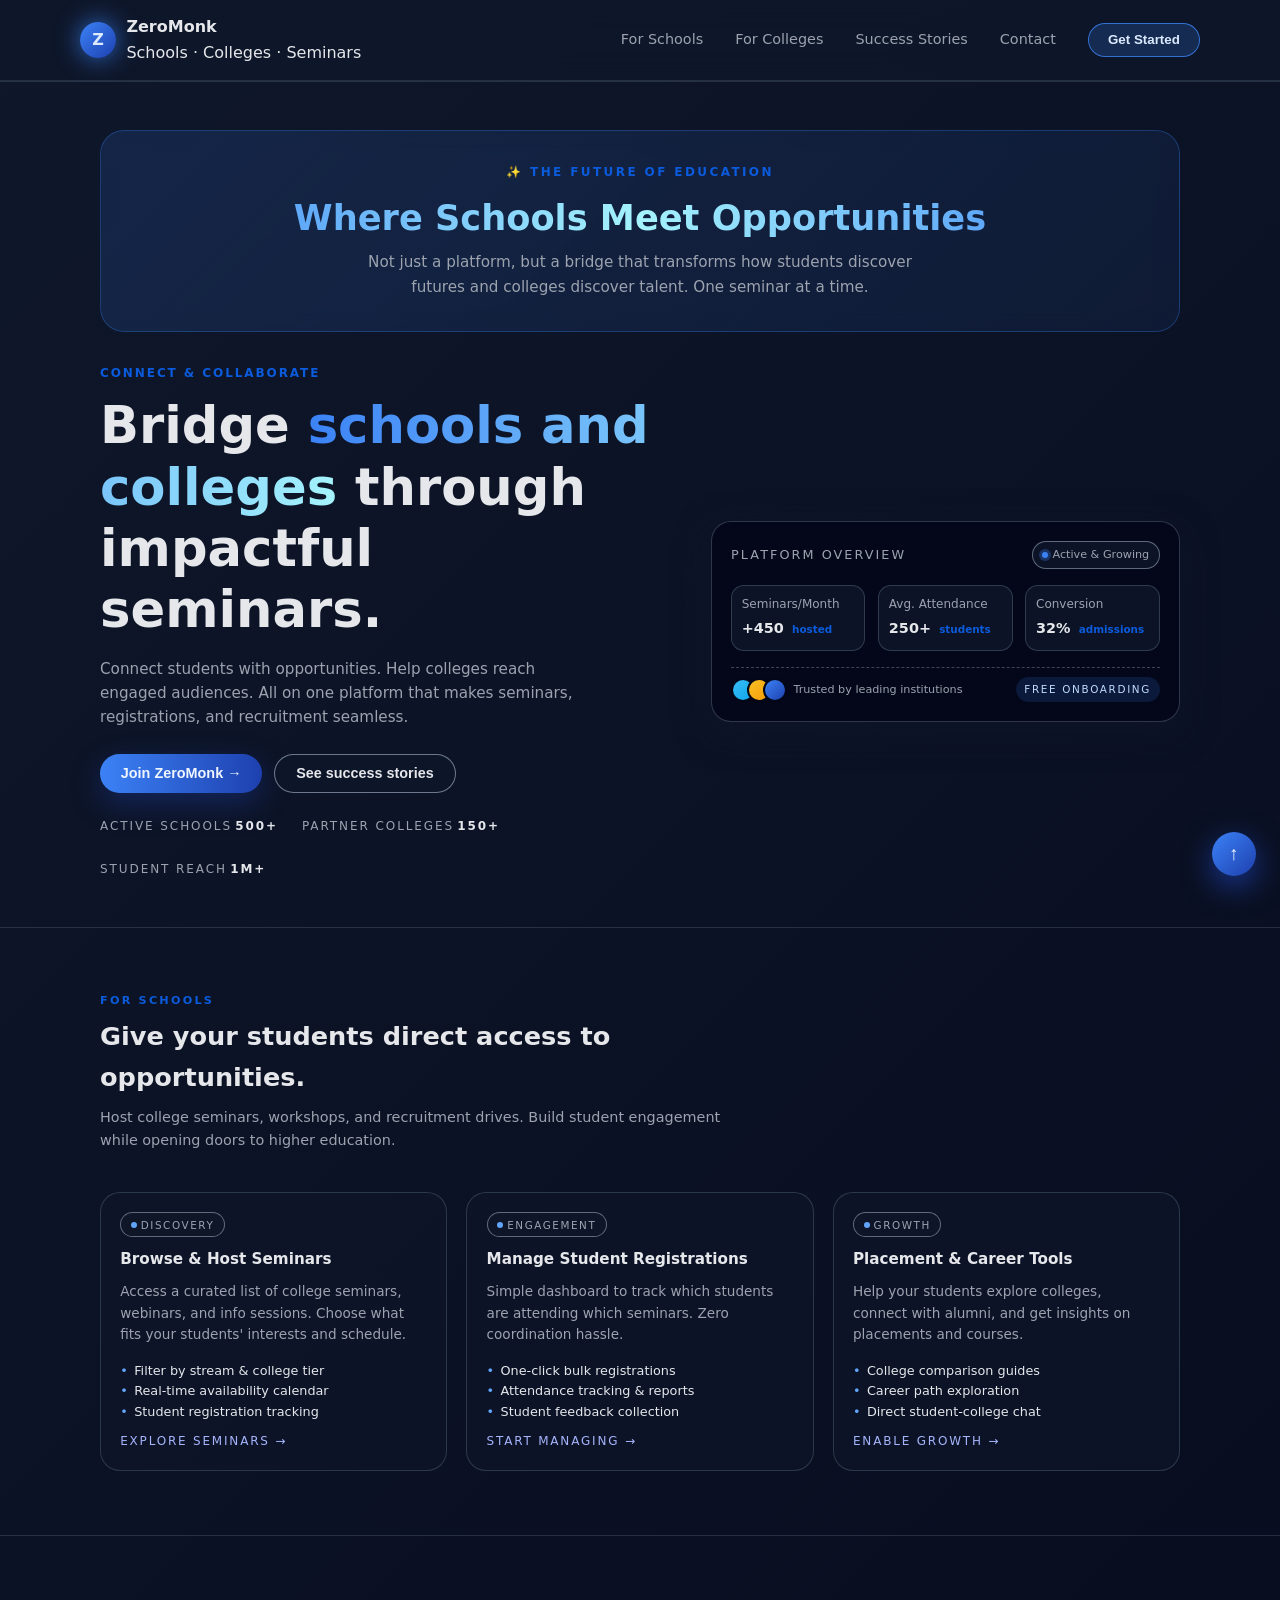
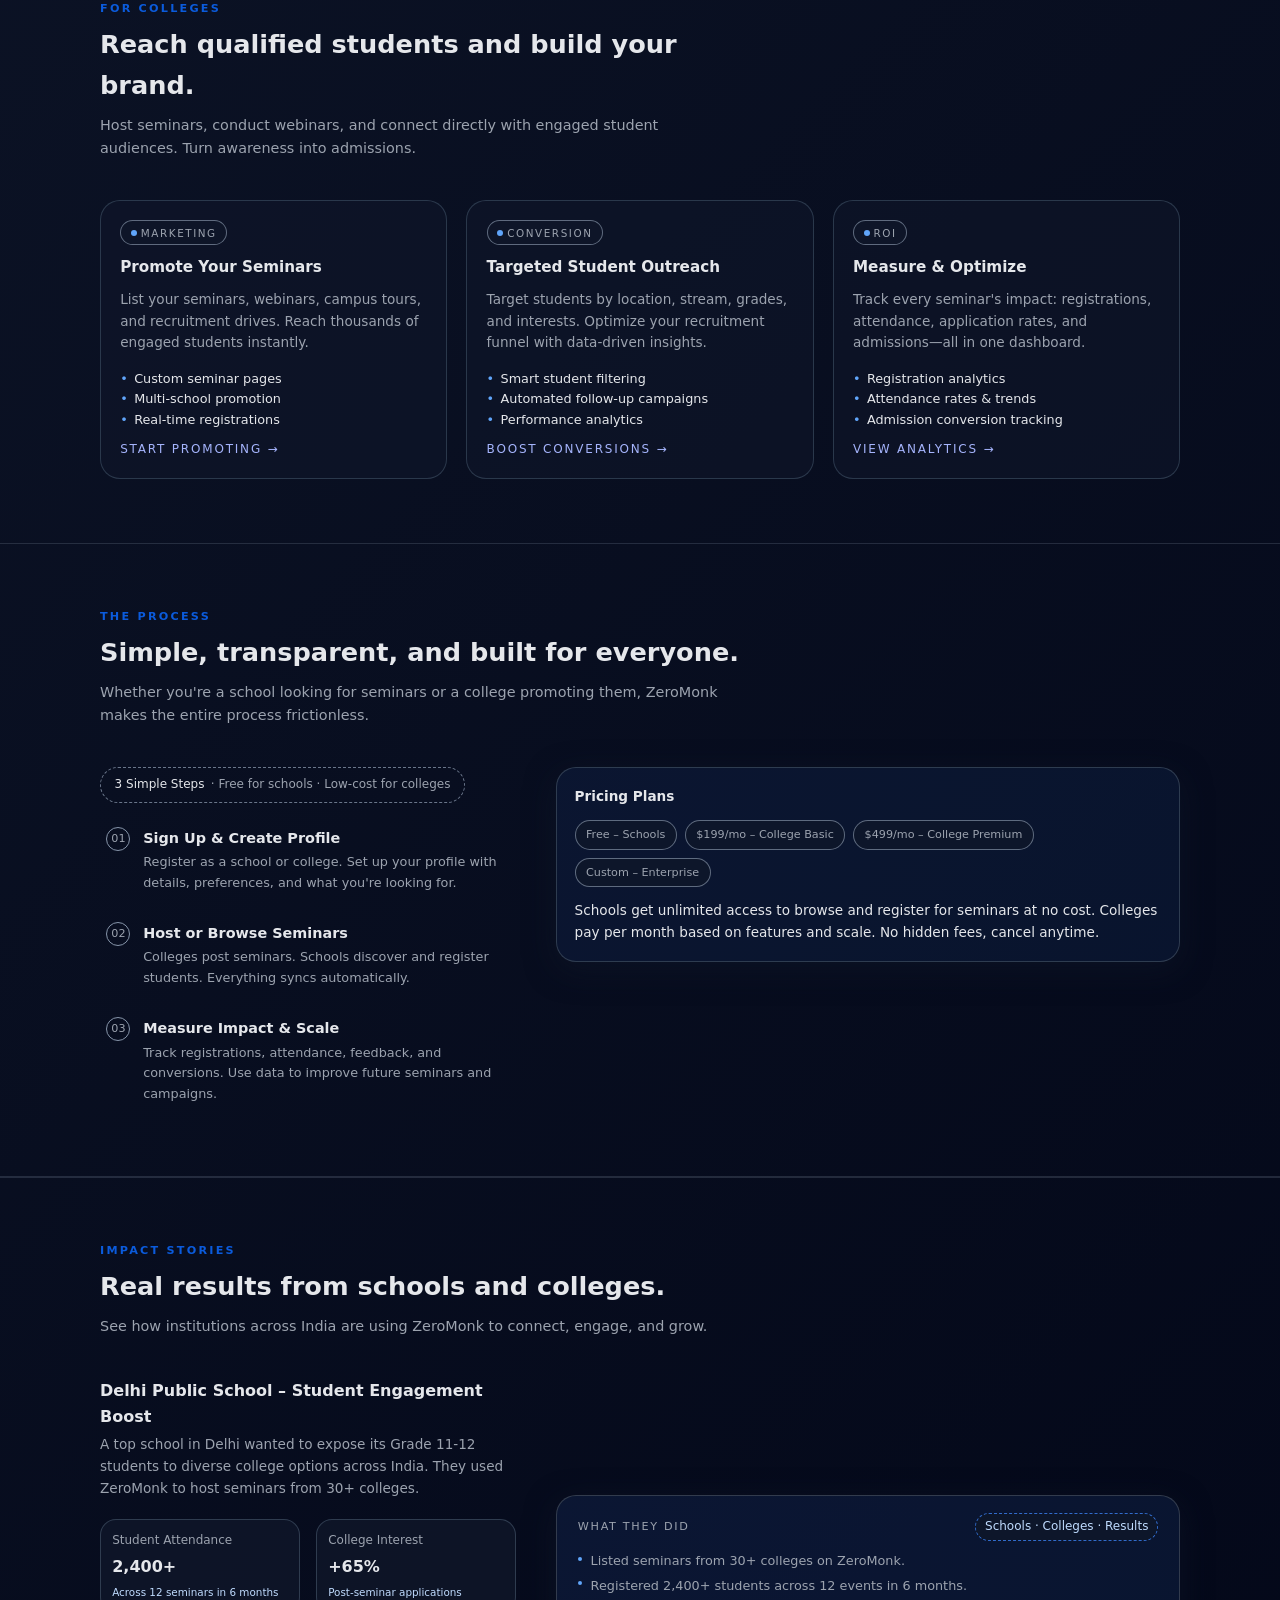
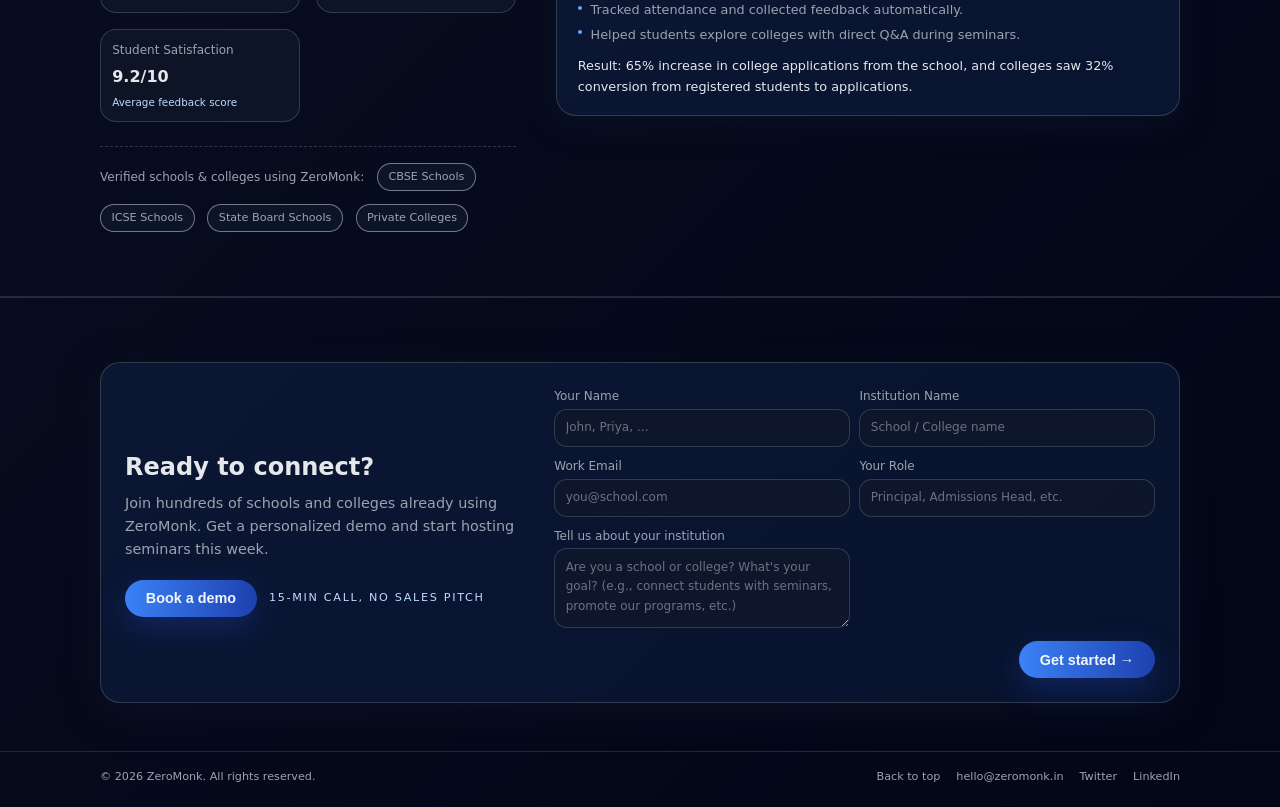
<file: index (1).html>
<!DOCTYPE html>
<html lang="en">
<head>
  <meta charset="UTF-8" />
  <meta name="viewport" content="width=device-width, initial-scale=1.0" />
  <title>ZeroMonk – Connect Schools & Colleges</title>
  <style>
    :root {
      --accent: #0b5bdc;
      --text-main: #e5e7eb;
      --text-muted: #9ca3af;
    }
    *{margin:0;padding:0;box-sizing:border-box}
    body{font-family:system-ui,-apple-system,BlinkMacSystemFont,"Segoe UI",sans-serif;background:linear-gradient(135deg,#0f172a 0%,#020617 100%);color:var(--text-main);line-height:1.6;-webkit-font-smoothing:antialiased}
    a{text-decoration:none;color:inherit}
    img{max-width:100%;display:block}
    .page{min-height:100vh;display:flex;flex-direction:column}
    .container{width:100%;max-width:1120px;margin:0 auto;padding:0 1.25rem}
    section{padding:4rem 0}
    header{position:sticky;top:0;z-index:40;backdrop-filter:blur(16px);background:rgba(15,23,42,0.92);border-bottom:1px solid rgba(51,65,85,0.6)}
    .nav{display:flex;align-items:center;justify-content:space-between;padding:0.9rem 0}
    .nav-left{display:flex;align-items:center;gap:0.65rem}
    .logo{width:36px;height:36px;border-radius:50%;background:linear-gradient(135deg,#3b82f6,#1e40af);display:flex;align-items:center;justify-content:center;box-shadow:0 0 24px rgba(59,130,246,0.8);font-weight:700;color:#dbeafe}
    .brand-text span{font-size:0.95rem;font-weight:600;letter-spacing:0.04em}
    .brand-text span:last-child{font-size:0.65rem;text-transform:uppercase;letter-spacing:0.16em;color:var(--text-muted)}
    .nav-links{display:flex;align-items:center;gap:2rem;font-size:0.9rem}
    .nav-links a{color:var(--text-muted);position:relative;transition:color 0.2s}
    .nav-links a::after{content:"";position:absolute;bottom:-4px;left:0;width:0;height:2px;background:var(--accent);transition:width 0.2s}
    .nav-links a:hover{color:#f9fafb}
    .nav-links a:hover::after{width:100%}
    .nav-cta{padding:0.55rem 1.2rem;border-radius:999px;border:1px solid rgba(59,130,246,0.8);background:rgba(59,130,246,0.2);color:#dbeafe;cursor:pointer;transition:all 0.2s;font-weight:600}
    .nav-cta:hover{background:rgba(59,130,246,0.4);transform:translateY(-2px)}
    .nav-toggle{display:none;width:38px;height:38px;border-radius:50%;border:1px solid rgba(148,163,184,0.6);background:rgba(15,23,42,0.9);cursor:pointer;flex-direction:column;justify-content:center;align-items:center}
    .nav-toggle span{width:18px;height:2px;background:#f9fafb;margin:3px 0}
    .hero{padding-top:3rem;padding-bottom:3rem}
    .hero-grid{display:grid;grid-template-columns:1.2fr 1fr;gap:3rem;align-items:center}
    .hero-eyebrow{font-size:0.75rem;text-transform:uppercase;letter-spacing:0.16em;color:var(--accent);margin-bottom:0.75rem;font-weight:600}
    .hero-title{font-size:clamp(2.2rem,5vw,3.2rem);font-weight:700;margin-bottom:1rem;line-height:1.2}
    .hero-title span{background:linear-gradient(to right,#3b82f6,#a5f3fc);-webkit-background-clip:text;background-clip:text;color:transparent}
    .hero-subtitle{font-size:0.95rem;color:var(--text-muted);max-width:30rem;margin-bottom:1.5rem}
    .hero-actions{display:flex;gap:0.75rem;flex-wrap:wrap;margin-bottom:1.5rem}
    .btn-primary,.btn-ghost{border-radius:999px;border:none;font-size:0.9rem;padding:0.65rem 1.3rem;cursor:pointer;transition:all 0.2s;font-weight:600}
    .btn-primary{background:linear-gradient(to right,#3b82f6,#1e40af);color:#eff6ff;box-shadow:0 10px 30px rgba(30,64,175,0.4)}
    .btn-primary:hover{transform:translateY(-2px);box-shadow:0 15px 40px rgba(30,64,175,0.6)}
    .btn-ghost{background:rgba(15,23,42,0.7);border:1px solid rgba(148,163,184,0.7);color:var(--text-main)}
    .btn-ghost:hover{background:rgba(15,23,42,0.95);transform:translateY(-2px)}
    .hero-meta{display:flex;gap:1.5rem;flex-wrap:wrap;font-size:0.75rem;text-transform:uppercase;letter-spacing:0.16em;color:var(--text-muted)}
    .hero-meta strong{color:#e5e7eb;margin-left:0.2rem}
    .hero-card{border-radius:1.25rem;background:rgba(2,6,23,0.8);border:1px solid rgba(148,163,184,0.3);padding:1.2rem;box-shadow:0 10px 35px rgba(15,23,42,0.6)}
    .card-header{display:flex;justify-content:space-between;align-items:center;margin-bottom:1rem}
    .card-title{font-size:0.8rem;text-transform:uppercase;letter-spacing:0.16em;color:var(--text-muted)}
    .chip{font-size:0.7rem;padding:0.25rem 0.6rem;border-radius:999px;background:rgba(15,23,42,0.8);border:1px solid rgba(148,163,184,0.6);display:inline-flex;gap:0.25rem;align-items:center;color:var(--text-muted)}
    .dot{width:6px;height:6px;border-radius:50%;background:#3b82f6;box-shadow:0 0 0 3px rgba(59,130,246,0.3)}
    .metrics{display:grid;grid-template-columns:repeat(3,1fr);gap:0.8rem;margin-bottom:1rem;font-size:0.75rem}
    .metric{padding:0.6rem;border-radius:0.8rem;background:rgba(15,23,42,0.8);border:1px solid rgba(51,65,85,0.9)}
    .metric-label{color:var(--text-muted);margin-bottom:0.15rem}
    .metric-value{font-weight:600;font-size:0.9rem}
    .metric-value span{font-size:0.65rem;color:var(--accent);margin-left:0.2rem}
    .card-footer{margin-top:0.6rem;padding-top:0.6rem;border-top:1px dashed rgba(75,85,99,0.8);display:flex;justify-content:space-between;align-items:center;gap:0.6rem;font-size:0.7rem;color:var(--text-muted)}
    .avatar-group{display:flex;align-items:center}
    .avatar{width:24px;height:24px;border-radius:50%;border:2px solid #020617;background:linear-gradient(135deg,#3b82f6,#1e40af);margin-left:-8px}
    .avatar:first-child{margin-left:0;background:linear-gradient(135deg,#38bdf8,#0ea5e9)}
    .avatar:nth-child(2){background:linear-gradient(135deg,#fbbf24,#f59e0b)}
    .badge{padding:0.25rem 0.55rem;border-radius:999px;background:rgba(59,130,246,0.15);color:#bfdbfe;font-size:0.65rem;text-transform:uppercase;letter-spacing:0.16em}
    section{border-top:1px solid rgba(148,163,184,0.2)}
    .section-header{max-width:40rem;margin-bottom:2.5rem}
    .section-eyebrow{font-size:0.7rem;text-transform:uppercase;letter-spacing:0.2em;color:var(--accent);margin-bottom:0.4rem;font-weight:600}
    .section-title{font-size:1.6rem;margin-bottom:0.5rem;font-weight:700}
    .section-subtitle{font-size:0.9rem;color:var(--text-muted)}
    .feature-grid{display:grid;grid-template-columns:repeat(auto-fit,minmax(300px,1fr));gap:1.2rem}
    .feature-card{border-radius:1.25rem;background:rgba(15,23,42,0.6);border:1px solid rgba(51,65,85,0.8);padding:1.2rem;display:flex;flex-direction:column;gap:0.6rem;transition:all 0.3s;cursor:pointer}
    .feature-card:hover{transform:translateY(-4px);border-color:rgba(59,130,246,0.5);background:rgba(15,23,42,0.8)}
    .feature-tag{display:inline-flex;align-items:center;gap:0.25rem;padding:0.2rem 0.6rem;border-radius:999px;background:rgba(15,23,42,0.8);border:1px solid rgba(148,163,184,0.6);font-size:0.65rem;color:var(--text-muted);text-transform:uppercase;letter-spacing:0.15em;width:fit-content}
    .tag-dot{width:6px;height:6px;border-radius:50%;background:#60a5fa}
    .feature-title{font-weight:600;font-size:0.95rem}
    .feature-body{color:var(--text-muted);font-size:0.85rem}
    .feature-list{list-style:none;margin-top:0.3rem;font-size:0.8rem}
    .feature-list li::before{content:"•";color:#60a5fa;margin-right:0.4rem}
    .feature-link{margin-top:auto;font-size:0.75rem;text-transform:uppercase;letter-spacing:0.15em;color:#a5b4fc;cursor:pointer}
    .process{border-bottom:1px solid rgba(148,163,184,0.2)}
    .process-grid{display:grid;grid-template-columns:1.2fr 1.8fr;gap:2.5rem;align-items:start}
    .pill{padding:0.45rem 0.85rem;border-radius:999px;border:1px dashed rgba(148,163,184,0.7);font-size:0.75rem;display:inline-flex;align-items:center;gap:0.4rem;color:var(--text-muted);margin-bottom:1rem;width:fit-content}
    .pill strong{color:#e5e7eb;font-weight:500}
    .steps{display:grid;gap:0.8rem}
    .step{display:grid;grid-template-columns:auto 1fr;gap:0.8rem;align-items:start;padding:0.5rem 0.4rem;border-radius:0.8rem;transition:all 0.2s}
    .step:hover{background:rgba(15,23,42,0.8);transform:translateY(-1px)}
    .step-idx{width:24px;height:24px;border-radius:50%;border:1px solid rgba(148,163,184,0.9);display:flex;align-items:center;justify-content:center;font-size:0.7rem;color:var(--text-muted);flex-shrink:0}
    .step h4{font-size:0.9rem;margin-bottom:0.15rem}
    .step p{font-size:0.8rem;color:var(--text-muted)}
    .highlight{border-radius:1.25rem;border:1px solid rgba(51,65,85,0.9);background:rgba(59,130,246,0.08);padding:1.1rem;box-shadow:0 8px 30px rgba(15,23,42,0.5);font-size:0.85rem}
    .highlight strong{color:#e5e7eb}
    .pill-row{display:flex;flex-wrap:wrap;gap:0.5rem;margin-top:0.8rem}
    .tag{font-size:0.7rem;padding:0.3rem 0.65rem;border-radius:999px;border:1px solid rgba(148,163,184,0.6);background:rgba(15,23,42,0.85);color:var(--text-muted)}
    .success{border-bottom:1px solid rgba(148,163,184,0.2)}
    .success-grid{display:grid;grid-template-columns:1.2fr 1.8fr;gap:2.5rem;align-items:center}
    .stat-grid{display:grid;grid-template-columns:repeat(auto-fit,minmax(150px,1fr));gap:1rem;margin-top:1.2rem}
    .stat-card{border-radius:1rem;border:1px solid rgba(51,65,85,0.9);background:rgba(15,23,42,0.8);padding:0.7rem;font-size:0.75rem}
    .stat-label{color:var(--text-muted);margin-bottom:0.25rem}
    .stat-value{font-size:1rem;font-weight:600}
    .stat-badge{font-size:0.65rem;color:#bfdbfe;margin-top:0.25rem}
    .strip{margin-top:1.5rem;padding-top:1rem;border-top:1px dashed rgba(55,65,81,0.8);font-size:0.75rem;color:var(--text-muted);display:flex;flex-wrap:wrap;gap:0.8rem;align-items:center}
    .strip-pill{font-size:0.7rem;padding:0.25rem 0.65rem;border-radius:999px;border:1px solid rgba(156,163,175,0.7);background:rgba(15,23,42,0.85)}
    .panel{border-radius:1.25rem;border:1px solid rgba(55,65,81,0.9);background:rgba(59,130,246,0.1);padding:1.1rem 1.3rem;box-shadow:0 8px 30px rgba(15,23,42,0.5);font-size:0.85rem}
    .panel-header{display:flex;justify-content:space-between;align-items:center;margin-bottom:0.65rem;gap:0.6rem}
    .panel-badge{font-size:0.7rem;text-transform:uppercase;letter-spacing:0.15em;color:var(--text-muted)}
    .panel-label{font-size:0.75rem;color:#bfdbfe;padding:0.2rem 0.55rem;border-radius:999px;border:1px dashed rgba(59,130,246,0.8);background:rgba(15,23,42,0.85)}
    .panel ul{list-style:none;margin-top:0.4rem;display:grid;gap:0.25rem}
    .panel li{position:relative;padding-left:0.8rem;color:var(--text-muted);font-size:0.8rem}
    .panel li::before{content:"";width:4px;height:4px;border-radius:50%;background:#60a5fa;position:absolute;left:0;top:0.35rem}
    .cta{padding-bottom:3rem}
    .cta-card{border-radius:1.25rem;border:1px solid rgba(55,65,81,0.9);background:rgba(59,130,246,0.1);padding:1.5rem;display:grid;grid-template-columns:1.2fr 1.8fr;gap:1.8rem;align-items:center;box-shadow:0 10px 35px rgba(15,23,42,0.5)}
    .cta-title{font-size:1.5rem;margin-bottom:0.3rem;font-weight:700}
    .cta-subtitle{font-size:0.9rem;color:var(--text-muted)}
    .cta-row{display:flex;gap:0.75rem;margin-top:1.2rem;flex-wrap:wrap;align-items:center}
    .cta-hint{font-size:0.7rem;color:#bfdbfe;text-transform:uppercase;letter-spacing:0.15em}
    .form{display:grid;grid-template-columns:1fr 1fr;gap:0.6rem;align-items:start}
    .field{display:flex;flex-direction:column;gap:0.15rem;font-size:0.75rem}
    label{color:var(--text-muted)}
    input,textarea{background:rgba(15,23,42,0.85);border:1px solid rgba(51,65,85,0.9);border-radius:0.8rem;padding:0.55rem 0.65rem;font:inherit;color:var(--text-main);outline:none;transition:all 0.2s;min-height:36px}
    textarea{min-height:80px;resize:vertical;grid-column:1/-1}
    input::placeholder,textarea::placeholder{color:#6b7280;font-size:0.75rem}
    input:focus,textarea:focus{border-color:rgba(59,130,246,0.8);box-shadow:0 0 0 1px rgba(59,130,246,0.5);background:rgba(15,23,42,0.95)}
    .form-footer{grid-column:1/-1;display:flex;justify-content:flex-end;margin-top:0.2rem}
    footer{border-top:1px solid rgba(31,41,55,1);padding:1rem 0 1.3rem;font-size:0.7rem;color:var(--text-muted)}
    .footer-inner{display:flex;justify-content:space-between;flex-wrap:wrap;gap:0.5rem;align-items:center}
    .footer-links{display:flex;flex-wrap:wrap;gap:1rem}
    .footer-links a{color:var(--text-muted);transition:color 0.2s}
    .footer-links a:hover{color:#e5e7eb}
    .floating-btn{position:fixed;right:1.5rem;bottom:1.5rem;z-index:30;width:44px;height:44px;border-radius:50%;background:linear-gradient(135deg,#3b82f6,#1e40af);box-shadow:0 10px 30px rgba(30,64,175,0.8);border:none;cursor:pointer;outline:none;font-size:1.2rem;color:#eff6ff;transition:all 0.2s;display:flex;align-items:center;justify-content:center}
    .floating-btn:hover{transform:translateY(-3px);box-shadow:0 15px 40px rgba(30,64,175,1)}
    @media(max-width:900px){
      .hero-grid,.process-grid,.success-grid,.cta-card{grid-template-columns:1fr}
      .hero{padding-top:2rem;padding-bottom:2rem}
      .hero-card{order:-1}
      .feature-grid{grid-template-columns:1fr}
      .form{grid-template-columns:1fr}
      .cta{padding-bottom:2rem}
      section{padding:3rem 0}
    }
    @media(max-width:640px){
      .nav-links{display:none;position:fixed;inset:56px 1rem auto 1rem;flex-direction:column;align-items:flex-start;padding:0.6rem;border:1px solid rgba(51,65,85,0.9);background:rgba(15,23,42,0.98);border-radius:0.8rem;gap:0.6rem;opacity:0;pointer-events:none;transition:opacity 0.2s,transform 0.2s}
      .nav-links.open{opacity:1;pointer-events:auto}
      .nav-cta{width:100%;text-align:center}
      .nav-toggle{display:flex}
      .stat-grid{grid-template-columns:1fr}
      .metrics{grid-template-columns:repeat(2,1fr)}
      .hero-title{font-size:1.8rem}
      .cta-card{padding:1.2rem;gap:1.2rem}
      .hero-grid{gap:1.5rem}
      .process-grid,.success-grid{gap:1.5rem}
      .feature-grid{grid-template-columns:1fr}
      section{padding:2rem 0}
    }
  </style>
</head>
<body>
<div class="page" id="top">
  <header>
    <div class="container nav">
      <div class="nav-left">
        <div class="logo">Z</div>
        <div style="display:flex;flex-direction:column">
          <span class="brand-text" style="font-size:1rem;font-weight:600">ZeroMonk</span>
          <span class="brand-text">Schools · Colleges · Seminars</span>
        </div>
      </div>
      <nav class="nav-links" id="navMenu">
        <a href="#for-schools">For Schools</a>
        <a href="#for-colleges">For Colleges</a>
        <a href="#success">Success Stories</a>
        <a href="#contact">Contact</a>
        <button class="nav-cta" onclick="scrollToSection('contact')">Get Started</button>
      </nav>
      <button class="nav-toggle" id="navToggle" aria-label="Toggle navigation">
        <span></span><span></span><span></span>
      </button>
    </div>
  </header>

  <main>
    <section class="hero">
      <div class="container" style="margin-bottom:2rem">
        <div style="text-align:center;padding:2rem 1rem;border-radius:1.5rem;background:linear-gradient(135deg,rgba(59,130,246,0.15),rgba(59,130,246,0.08));border:1px solid rgba(59,130,246,0.3);backdrop-filter:blur(10px)">
          <div style="font-size:0.75rem;text-transform:uppercase;letter-spacing:0.2em;color:var(--accent);margin-bottom:0.8rem;font-weight:600">✨ The Future of Education</div>
          <h2 style="font-size:clamp(1.5rem,4vw,2.2rem);font-weight:700;background:linear-gradient(to right,#3b82f6,#a5f3fc,#3b82f6);-webkit-background-clip:text;background-clip:text;color:transparent;margin-bottom:0.6rem;line-height:1.3">Where Schools Meet Opportunities</h2>
          <p style="font-size:0.95rem;color:var(--text-muted);max-width:600px;margin:0 auto">Not just a platform, but a bridge that transforms how students discover futures and colleges discover talent. One seminar at a time.</p>
        </div>
      </div>
      <div class="container hero-grid">
        <div>
          <div class="hero-eyebrow">Connect & Collaborate</div>
          <h1 class="hero-title">Bridge <span>schools and colleges</span> through impactful seminars.</h1>
          <p class="hero-subtitle">Connect students with opportunities. Help colleges reach engaged audiences. All on one platform that makes seminars, registrations, and recruitment seamless.</p>
          <div class="hero-actions">
            <button class="btn-primary" onclick="scrollToSection('contact')">Join ZeroMonk →</button>
            <button class="btn-ghost" onclick="scrollToSection('success')">See success stories</button>
          </div>
          <div class="hero-meta">
            <span>Active schools<strong>500+</strong></span>
            <span>Partner colleges<strong>150+</strong></span>
            <span>Student reach<strong>1M+</strong></span>
          </div>
        </div>
        <aside class="hero-card">
          <div class="card-header">
            <div><div class="card-title">Platform Overview</div></div>
            <div class="chip"><span class="dot"></span>Active & Growing</div>
          </div>
          <div class="metrics">
            <div class="metric">
              <div class="metric-label">Seminars/Month</div>
              <div class="metric-value">+450 <span>hosted</span></div>
            </div>
            <div class="metric">
              <div class="metric-label">Avg. Attendance</div>
              <div class="metric-value">250+ <span>students</span></div>
            </div>
            <div class="metric">
              <div class="metric-label">Conversion</div>
              <div class="metric-value">32% <span>admissions</span></div>
            </div>
          </div>
          <div class="card-footer">
            <div class="avatar-group">
              <div class="avatar"></div>
              <div class="avatar"></div>
              <div class="avatar"></div>
              <span style="margin-left:0.4rem;">Trusted by leading institutions</span>
            </div>
            <div class="badge">Free onboarding</div>
          </div>
        </aside>
      </div>
    </section>

    <section id="for-schools">
      <div class="container">
        <div class="section-header">
          <div class="section-eyebrow">For Schools</div>
          <h2 class="section-title">Give your students direct access to opportunities.</h2>
          <p class="section-subtitle">Host college seminars, workshops, and recruitment drives. Build student engagement while opening doors to higher education.</p>
        </div>
        <div class="feature-grid">
          <article class="feature-card" onclick="alert('Browse & Host feature: Access 500+ college seminars, webinars, and info sessions. Choose what fits your students interests and schedule.')">
            <div class="feature-tag"><span class="tag-dot"></span>Discovery</div>
            <h3 class="feature-title">Browse & Host Seminars</h3>
            <p class="feature-body">Access a curated list of college seminars, webinars, and info sessions. Choose what fits your students' interests and schedule.</p>
            <ul class="feature-list">
              <li>Filter by stream & college tier</li>
              <li>Real-time availability calendar</li>
              <li>Student registration tracking</li>
            </ul>
            <span class="feature-link">Explore seminars →</span>
          </article>
          <article class="feature-card" onclick="alert('Manage Registrations: Simple dashboard to track which students are attending which seminars. Zero coordination hassle.')">
            <div class="feature-tag"><span class="tag-dot"></span>Engagement</div>
            <h3 class="feature-title">Manage Student Registrations</h3>
            <p class="feature-body">Simple dashboard to track which students are attending which seminars. Zero coordination hassle.</p>
            <ul class="feature-list">
              <li>One-click bulk registrations</li>
              <li>Attendance tracking & reports</li>
              <li>Student feedback collection</li>
            </ul>
            <span class="feature-link">Start managing →</span>
          </article>
          <article class="feature-card" onclick="alert('Placement & Career Tools: Help your students explore colleges, connect with alumni, and get insights on placements and courses.')">
            <div class="feature-tag"><span class="tag-dot"></span>Growth</div>
            <h3 class="feature-title">Placement & Career Tools</h3>
            <p class="feature-body">Help your students explore colleges, connect with alumni, and get insights on placements and courses.</p>
            <ul class="feature-list">
              <li>College comparison guides</li>
              <li>Career path exploration</li>
              <li>Direct student-college chat</li>
            </ul>
            <span class="feature-link">Enable growth →</span>
          </article>
        </div>
      </div>
    </section>

    <section id="for-colleges">
      <div class="container">
        <div class="section-header">
          <div class="section-eyebrow">For Colleges</div>
          <h2 class="section-title">Reach qualified students and build your brand.</h2>
          <p class="section-subtitle">Host seminars, conduct webinars, and connect directly with engaged student audiences. Turn awareness into admissions.</p>
        </div>
        <div class="feature-grid">
          <article class="feature-card" onclick="alert('Promote Your Seminars: List your seminars, webinars, campus tours, and recruitment drives. Reach thousands of engaged students instantly.')">
            <div class="feature-tag"><span class="tag-dot"></span>Marketing</div>
            <h3 class="feature-title">Promote Your Seminars</h3>
            <p class="feature-body">List your seminars, webinars, campus tours, and recruitment drives. Reach thousands of engaged students instantly.</p>
            <ul class="feature-list">
              <li>Custom seminar pages</li>
              <li>Multi-school promotion</li>
              <li>Real-time registrations</li>
            </ul>
            <span class="feature-link">Start promoting →</span>
          </article>
          <article class="feature-card" onclick="alert('Targeted Student Outreach: Target students by location, stream, grades, and interests. Optimize your recruitment funnel with data-driven insights.')">
            <div class="feature-tag"><span class="tag-dot"></span>Conversion</div>
            <h3 class="feature-title">Targeted Student Outreach</h3>
            <p class="feature-body">Target students by location, stream, grades, and interests. Optimize your recruitment funnel with data-driven insights.</p>
            <ul class="feature-list">
              <li>Smart student filtering</li>
              <li>Automated follow-up campaigns</li>
              <li>Performance analytics</li>
            </ul>
            <span class="feature-link">Boost conversions →</span>
          </article>
          <article class="feature-card" onclick="alert('Measure & Optimize: Track every seminars impact: registrations, attendance, application rates, and admissions—all in one dashboard.')">
            <div class="feature-tag"><span class="tag-dot"></span>ROI</div>
            <h3 class="feature-title">Measure & Optimize</h3>
            <p class="feature-body">Track every seminar's impact: registrations, attendance, application rates, and admissions—all in one dashboard.</p>
            <ul class="feature-list">
              <li>Registration analytics</li>
              <li>Attendance rates & trends</li>
              <li>Admission conversion tracking</li>
            </ul>
            <span class="feature-link">View analytics →</span>
          </article>
        </div>
      </div>
    </section>

    <section class="process">
      <div class="container">
        <div class="section-header">
          <div class="section-eyebrow">The Process</div>
          <h2 class="section-title">Simple, transparent, and built for everyone.</h2>
          <p class="section-subtitle">Whether you're a school looking for seminars or a college promoting them, ZeroMonk makes the entire process frictionless.</p>
        </div>
        <div class="process-grid">
          <div>
            <div class="pill"><strong>3 Simple Steps</strong> · Free for schools · Low-cost for colleges</div>
            <div class="steps">
              <div class="step" onclick="alert('Sign Up & Create Profile: Register as a school or college. Set up your profile with details, preferences, and what youre looking for.')">
                <div class="step-idx">01</div>
                <div>
                  <h4>Sign Up & Create Profile</h4>
                  <p>Register as a school or college. Set up your profile with details, preferences, and what you're looking for.</p>
                </div>
              </div>
              <div class="step" onclick="alert('Host or Browse Seminars: Colleges post seminars. Schools discover and register students. Everything syncs automatically.')">
                <div class="step-idx">02</div>
                <div>
                  <h4>Host or Browse Seminars</h4>
                  <p>Colleges post seminars. Schools discover and register students. Everything syncs automatically.</p>
                </div>
              </div>
              <div class="step" onclick="alert('Measure Impact & Scale: Track registrations, attendance, feedback, and conversions. Use data to improve future seminars.')">
                <div class="step-idx">03</div>
                <div>
                  <h4>Measure Impact & Scale</h4>
                  <p>Track registrations, attendance, feedback, and conversions. Use data to improve future seminars and campaigns.</p>
                </div>
              </div>
            </div>
          </div>
          <aside class="highlight">
            <strong>Pricing Plans</strong>
            <div class="pill-row">
              <span class="tag">Free – Schools</span>
              <span class="tag">$199/mo – College Basic</span>
              <span class="tag">$499/mo – College Premium</span>
              <span class="tag">Custom – Enterprise</span>
            </div>
            <p style="margin-top:0.8rem;">Schools get unlimited access to browse and register for seminars at no cost. Colleges pay per month based on features and scale. No hidden fees, cancel anytime.</p>
          </aside>
        </div>
      </div>
    </section>

    <section id="success" class="success">
      <div class="container">
        <div class="section-header">
          <div class="section-eyebrow">Impact Stories</div>
          <h2 class="section-title">Real results from schools and colleges.</h2>
          <p class="section-subtitle">See how institutions across India are using ZeroMonk to connect, engage, and grow.</p>
        </div>
        <div class="success-grid">
          <div>
            <h3 style="font-size:1rem;margin-bottom:0.3rem">Delhi Public School – Student Engagement Boost</h3>
            <p style="font-size:0.85rem;color:var(--text-muted);margin-bottom:1rem">A top school in Delhi wanted to expose its Grade 11-12 students to diverse college options across India. They used ZeroMonk to host seminars from 30+ colleges.</p>
            <div class="stat-grid">
              <div class="stat-card" onclick="alert('2,400+ students attended seminars across 12 events in 6 months')">
                <div class="stat-label">Student Attendance</div>
                <div class="stat-value">2,400+</div>
                <div class="stat-badge">Across 12 seminars in 6 months</div>
              </div>
              <div class="stat-card" onclick="alert('65% increase in college applications from the school post-seminar')">
                <div class="stat-label">College Interest</div>
                <div class="stat-value">+65%</div>
                <div class="stat-badge">Post-seminar applications</div>
              </div>
              <div class="stat-card" onclick="alert('Average feedback score from students: 9.2/10')">
                <div class="stat-label">Student Satisfaction</div>
                <div class="stat-value">9.2/10</div>
                <div class="stat-badge">Average feedback score</div>
              </div>
            </div>
            <div class="strip">
              <span>Verified schools & colleges using ZeroMonk:</span>
              <span class="strip-pill">CBSE Schools</span>
              <span class="strip-pill">ICSE Schools</span>
              <span class="strip-pill">State Board Schools</span>
              <span class="strip-pill">Private Colleges</span>
            </div>
          </div>
          <aside class="panel">
            <div class="panel-header">
              <div><div class="panel-badge">What they did</div></div>
              <div class="panel-label">Schools · Colleges · Results</div>
            </div>
            <ul>
              <li>Listed seminars from 30+ colleges on ZeroMonk.</li>
              <li>Registered 2,400+ students across 12 events in 6 months.</li>
              <li>Tracked attendance and collected feedback automatically.</li>
              <li>Helped students explore colleges with direct Q&A during seminars.</li>
            </ul>
            <p style="margin-top:0.7rem;font-size:0.8rem;">Result: 65% increase in college applications from the school, and colleges saw 32% conversion from registered students to applications.</p>
          </aside>
        </div>
      </div>
    </section>

    <section id="contact" class="cta">
      <div class="container">
        <div class="cta-card">
          <div>
            <h2 class="cta-title">Ready to connect?</h2>
            <p class="cta-subtitle">Join hundreds of schools and colleges already using ZeroMonk. Get a personalized demo and start hosting seminars this week.</p>
            <div class="cta-row">
              <button class="btn-primary" onclick="scrollToSection('contact-form')">Book a demo</button>
              <span class="cta-hint">15-min call, no sales pitch</span>
            </div>
          </div>
          <form class="form" id="contact-form" onsubmit="handleFormSubmit(event)">
            <div class="field">
              <label for="name">Your Name</label>
              <input id="name" name="name" type="text" placeholder="John, Priya, …" required />
            </div>
            <div class="field">
              <label for="institution">Institution Name</label>
              <input id="institution" name="institution" type="text" placeholder="School / College name" required />
            </div>
            <div class="field">
              <label for="email">Work Email</label>
              <input id="email" name="email" type="email" placeholder="you@school.com" required />
            </div>
            <div class="field">
              <label for="role">Your Role</label>
              <input id="role" name="role" type="text" placeholder="Principal, Admissions Head, etc." />
            </div>
            <div class="field">
              <label for="message">Tell us about your institution</label>
              <textarea id="message" name="message" placeholder="Are you a school or college? What's your goal? (e.g., connect students with seminars, promote our programs, etc.)"></textarea>
            </div>
            <div class="form-footer">
              <button class="btn-primary" type="submit">Get started →</button>
            </div>
          </form>
        </div>
      </div>
    </section>
  </main>

  <footer>
    <div class="container footer-inner">
      <span>© <span id="year"></span> ZeroMonk. All rights reserved.</span>
      <div class="footer-links">
        <a href="#top" onclick="scrollToSection('top')">Back to top</a>
        <a href="mailto:hello@zeromonk.in" onclick="alert('Email: hello@zeromonk.in')">hello@zeromonk.in</a>
        <a href="#" onclick="alert('Follow us on Twitter')">Twitter</a>
        <a href="#" onclick="alert('Connect on LinkedIn')">LinkedIn</a>
      </div>
    </div>
  </footer>

  <button class="floating-btn" onclick="scrollToSection('top')" aria-label="Scroll to top">↑</button>
</div>

<script>
  const navToggle = document.getElementById("navToggle");
  const navMenu = document.getElementById("navMenu");
  navToggle.addEventListener("click", () => navMenu.classList.toggle("open"));
  function scrollToSection(id) {
    const el = document.getElementById(id);
    if (el) {
      el.scrollIntoView({ behavior: "smooth", block: "start" });
      navMenu.classList.remove("open");
    }
  }
  document.getElementById("year").textContent = new Date().getFullYear();
  function handleFormSubmit(e) {
    e.preventDefault();
    alert("Thanks for your interest! We'll get in touch within 24 hours with more details and a demo link.");
    e.target.reset();
  }
</script>
</body>
</html>
</file>
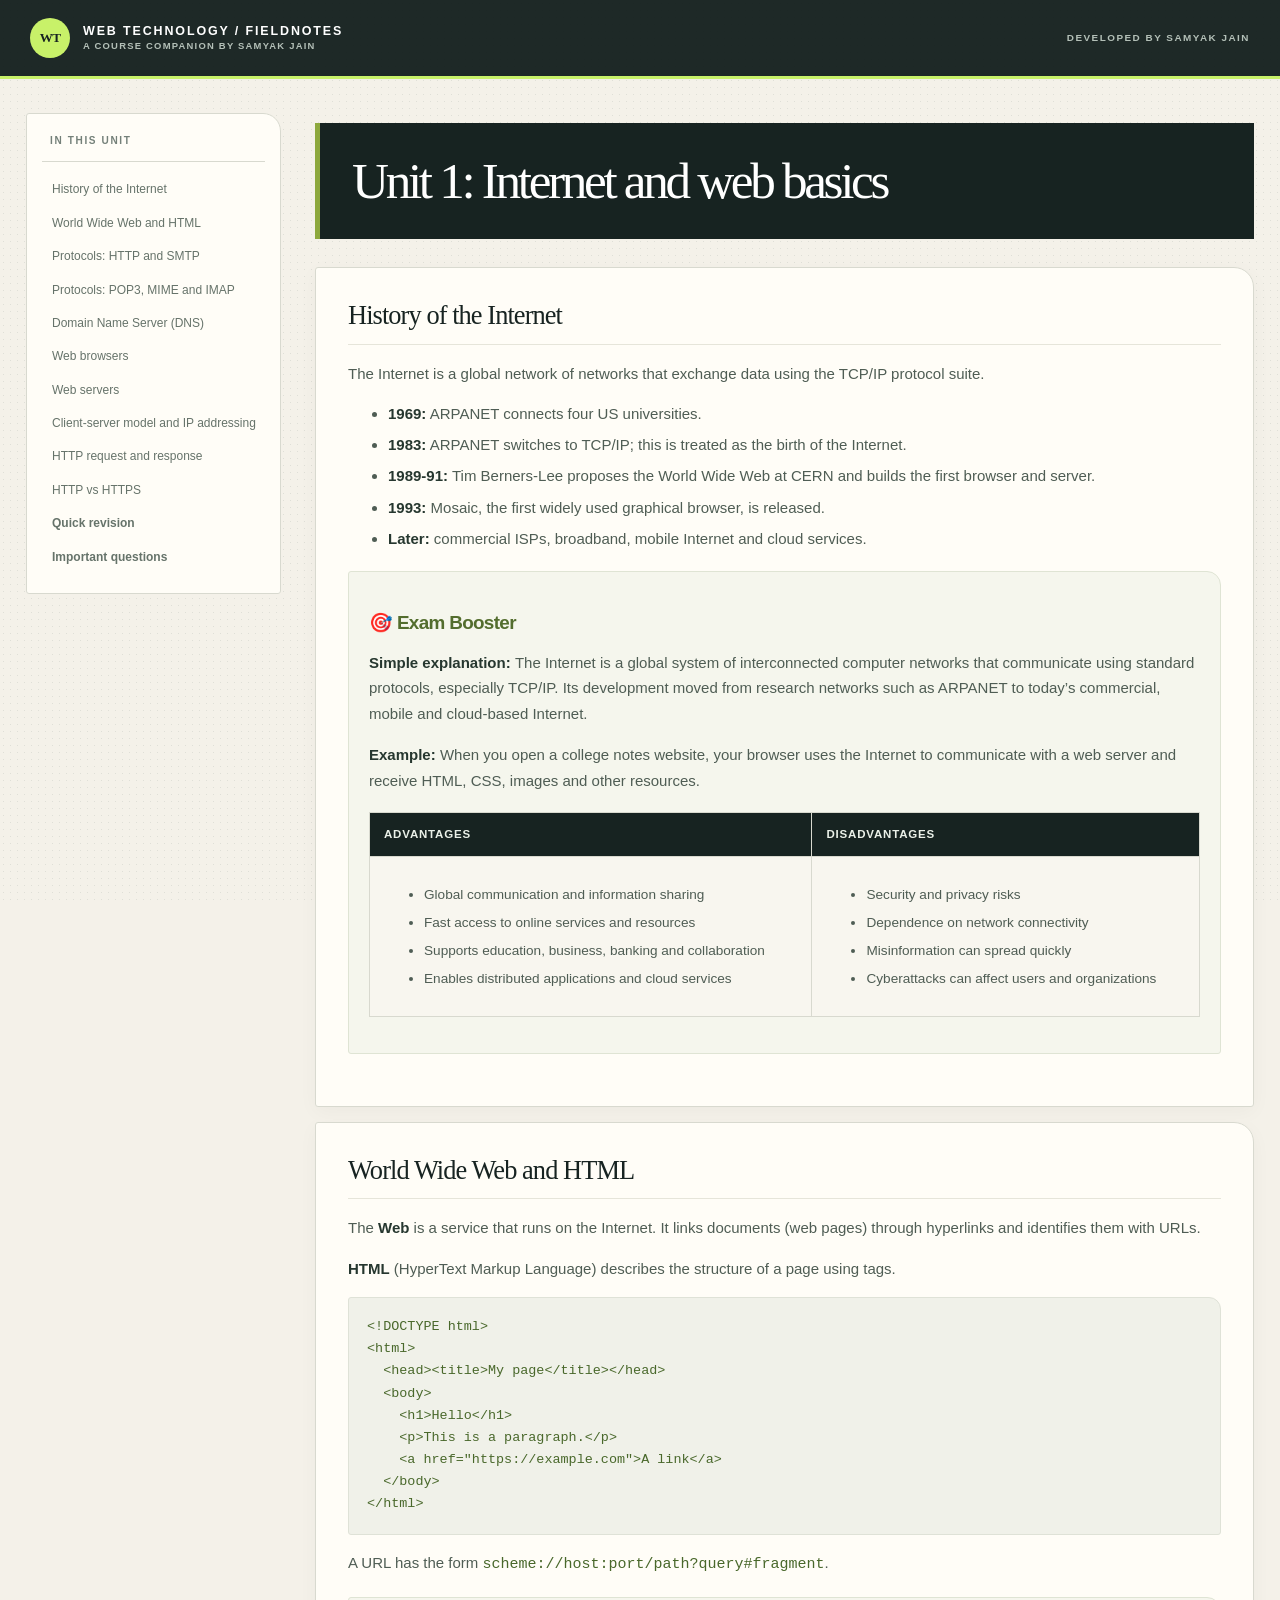
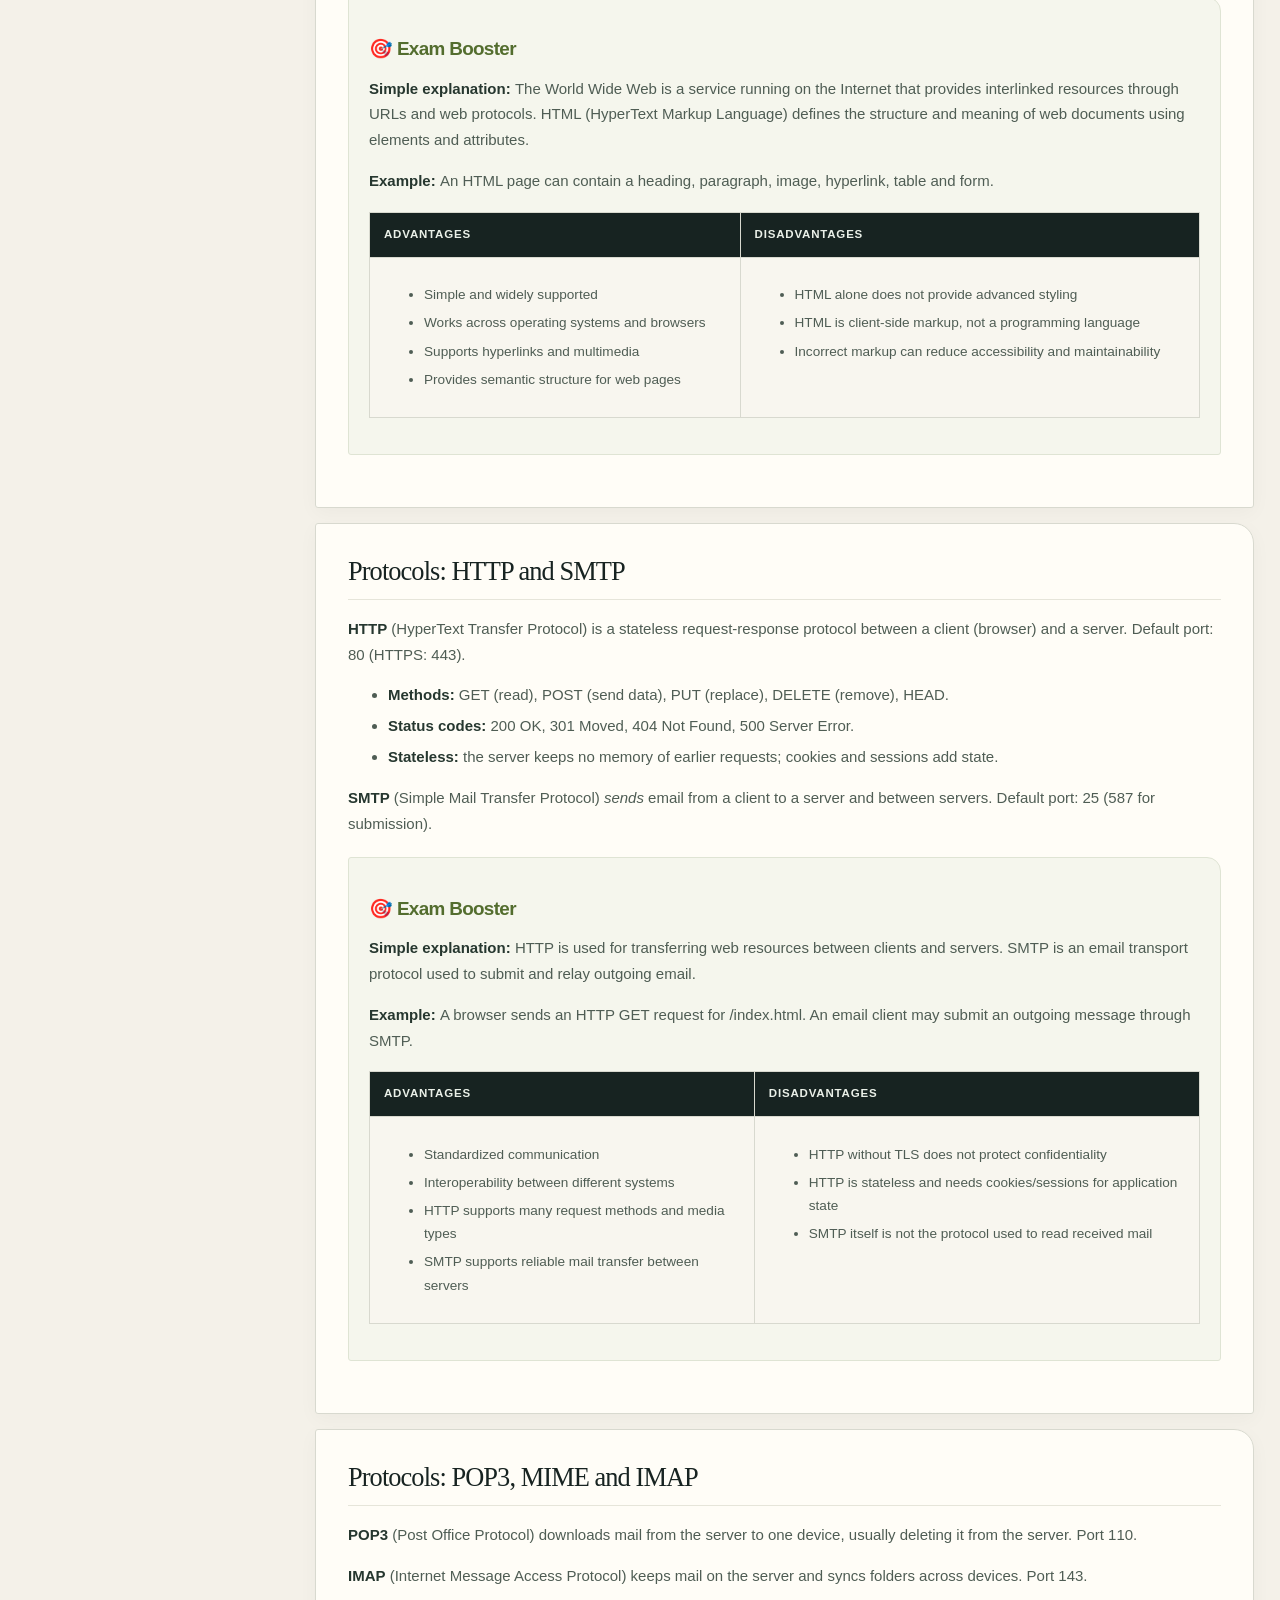
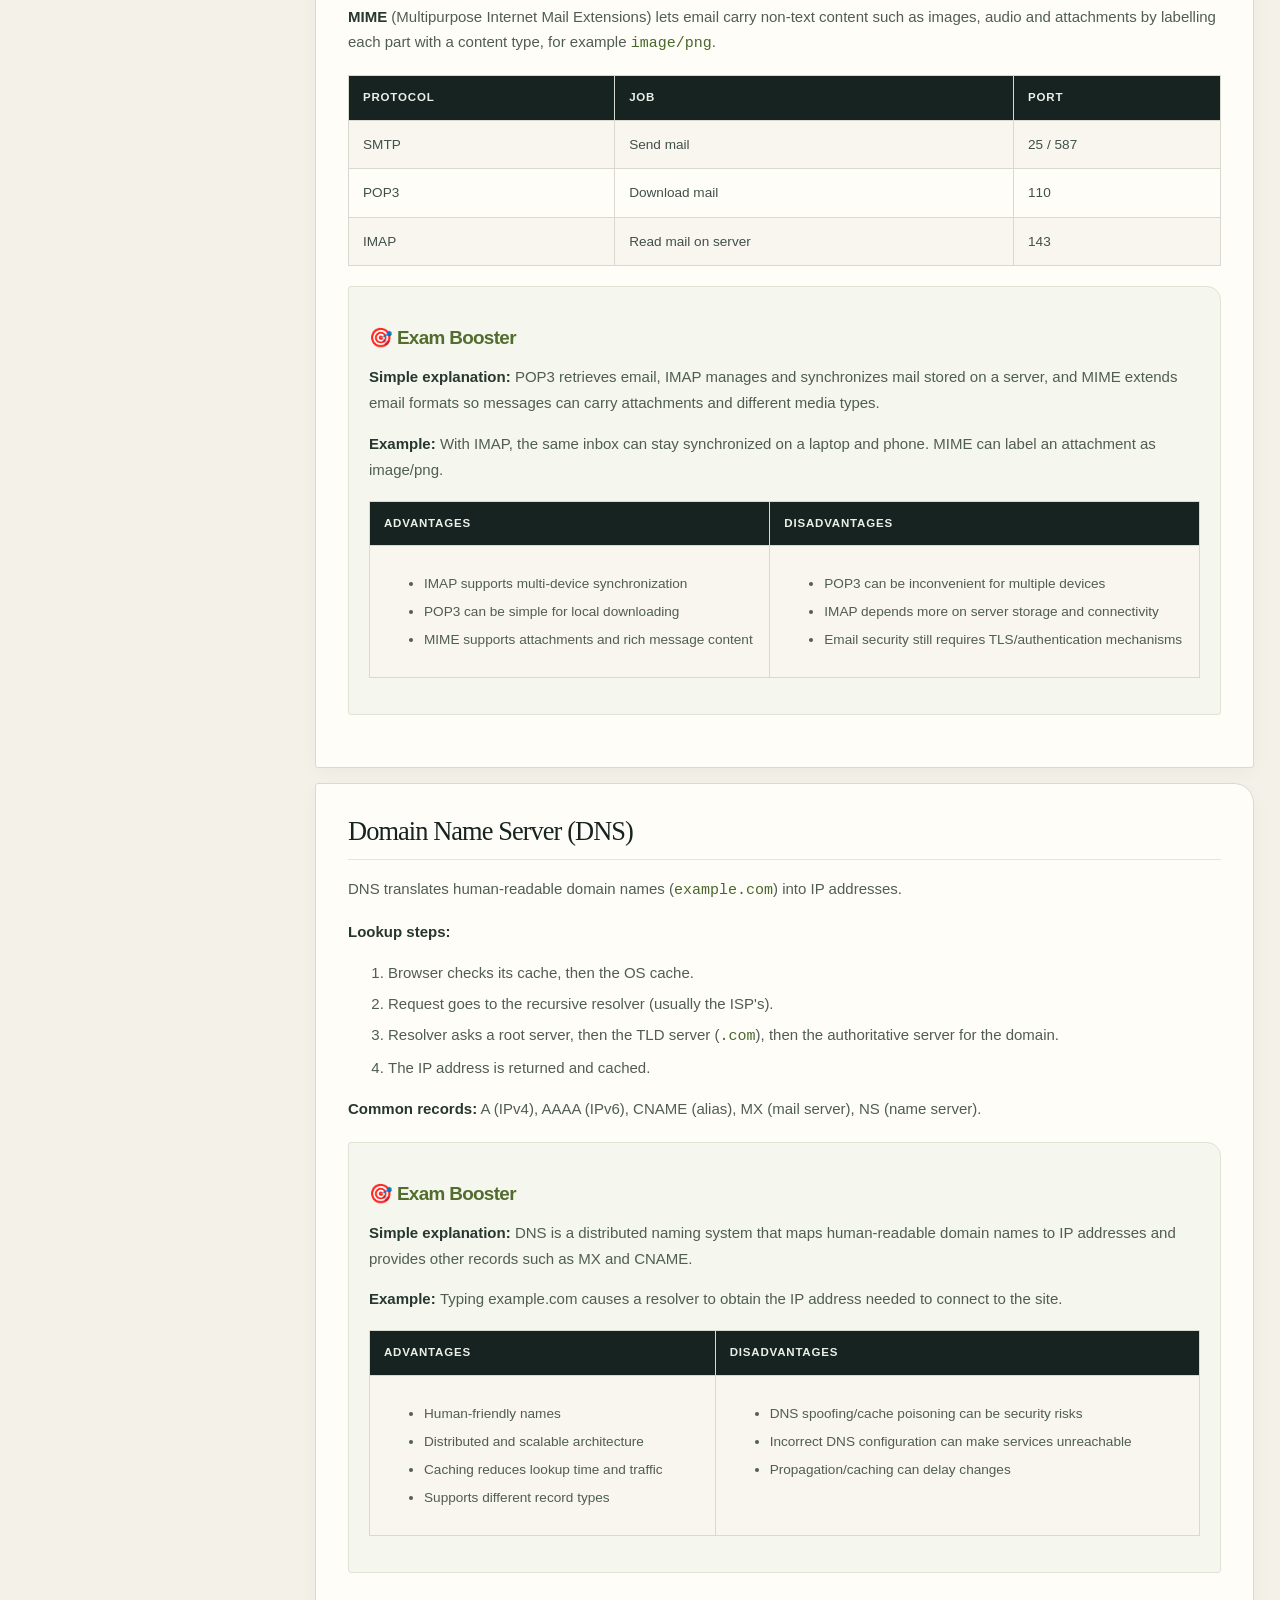
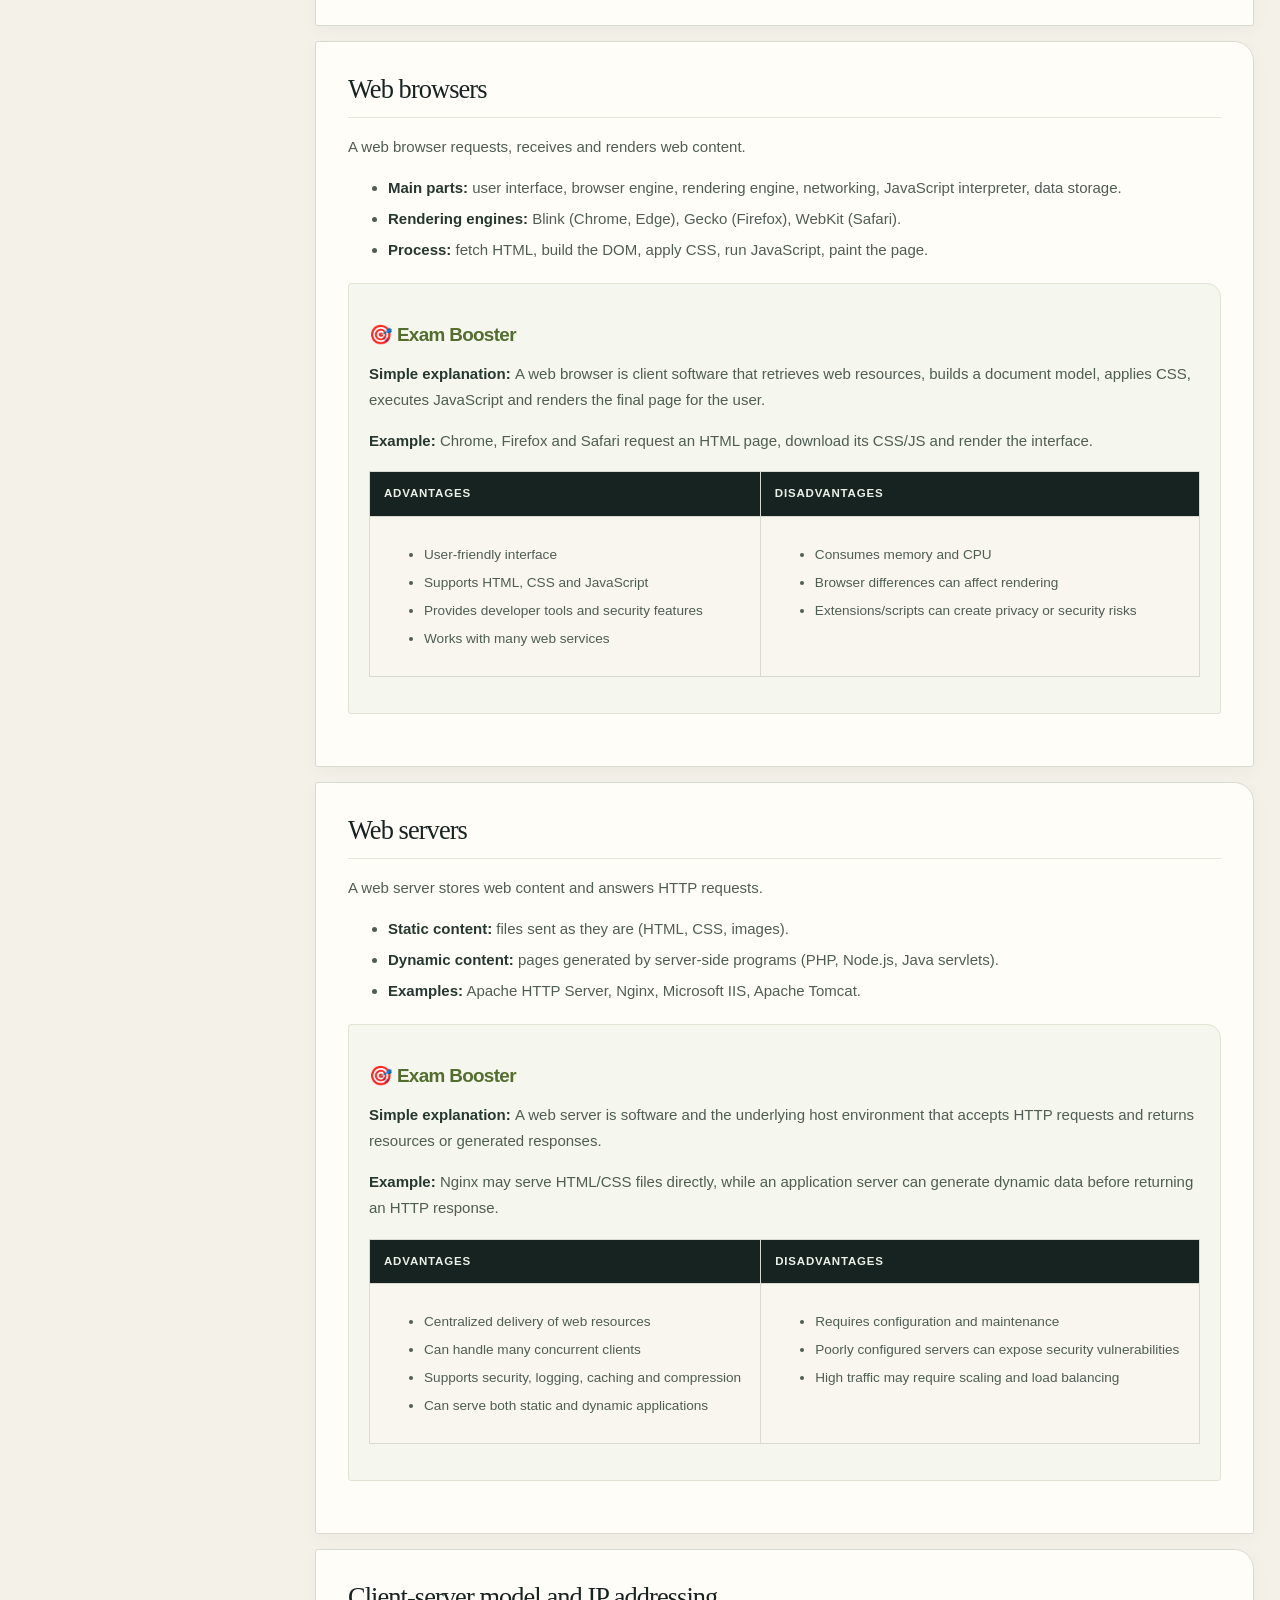
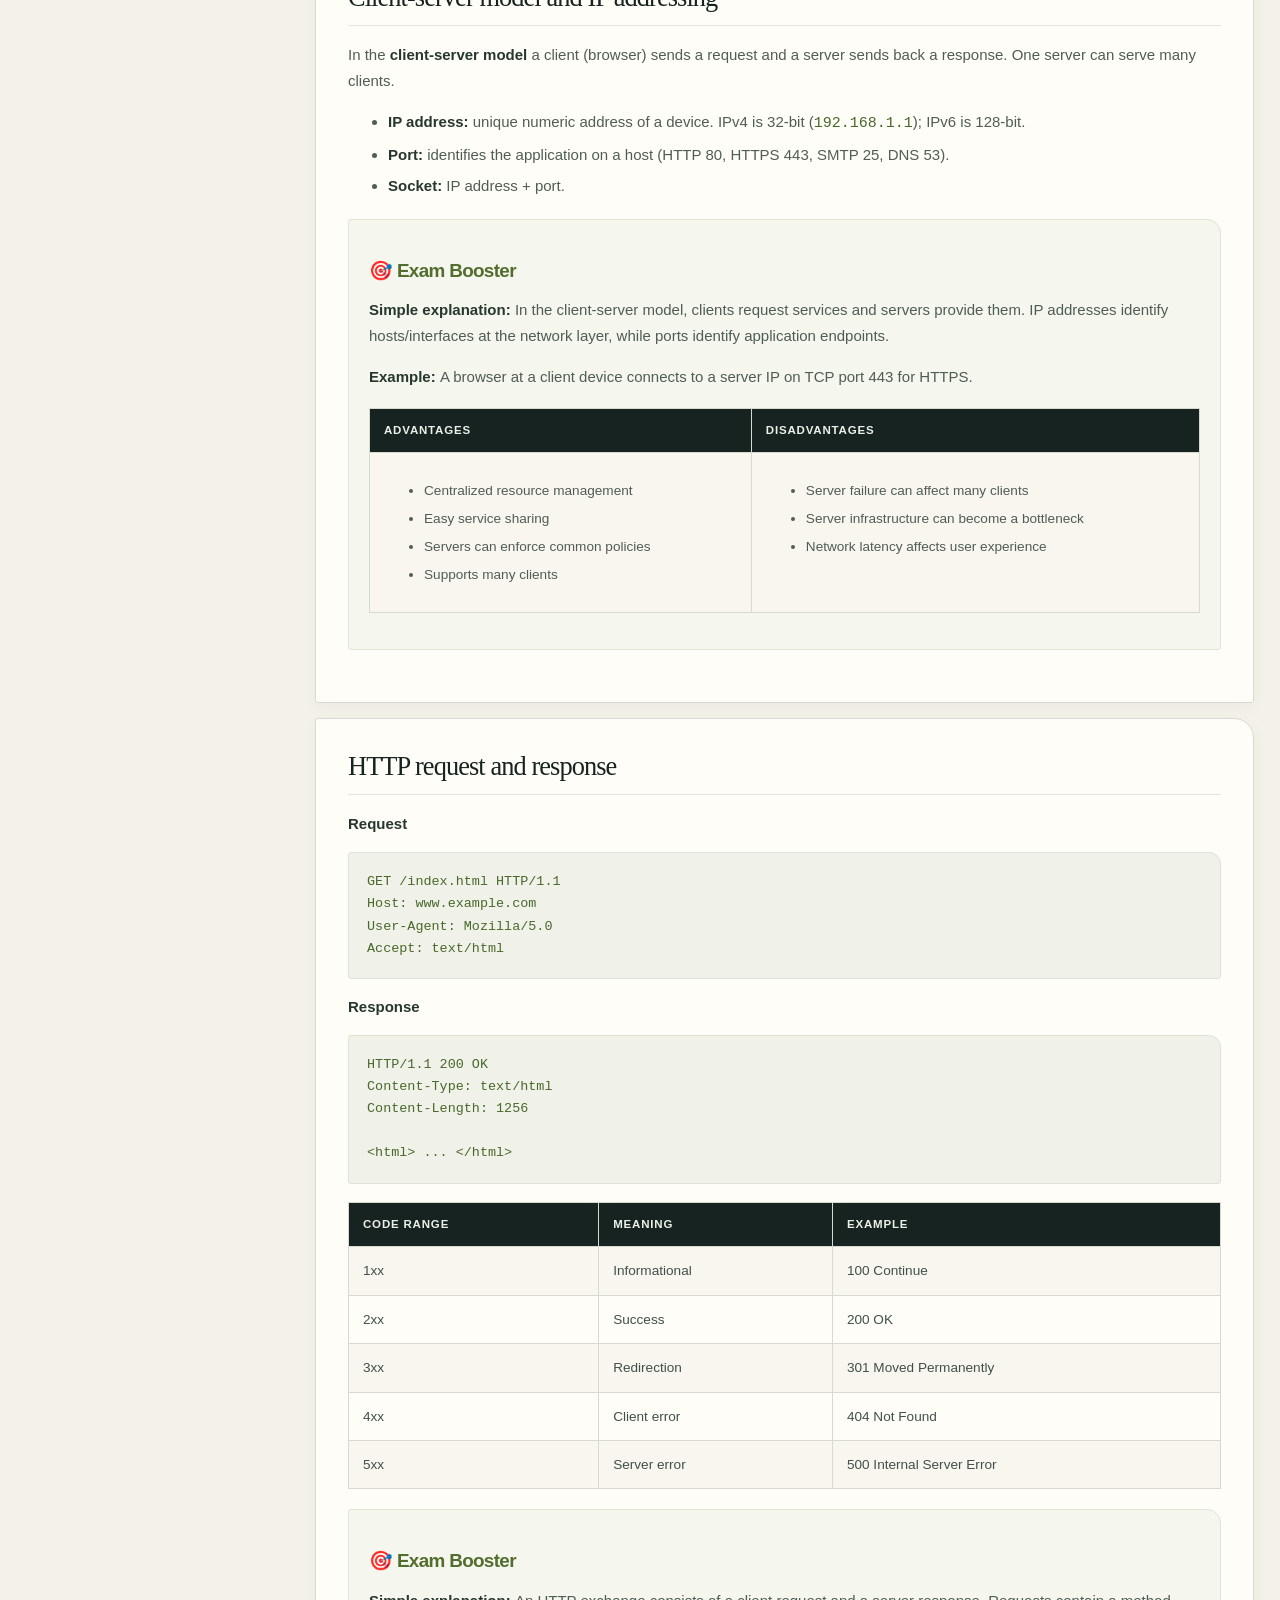
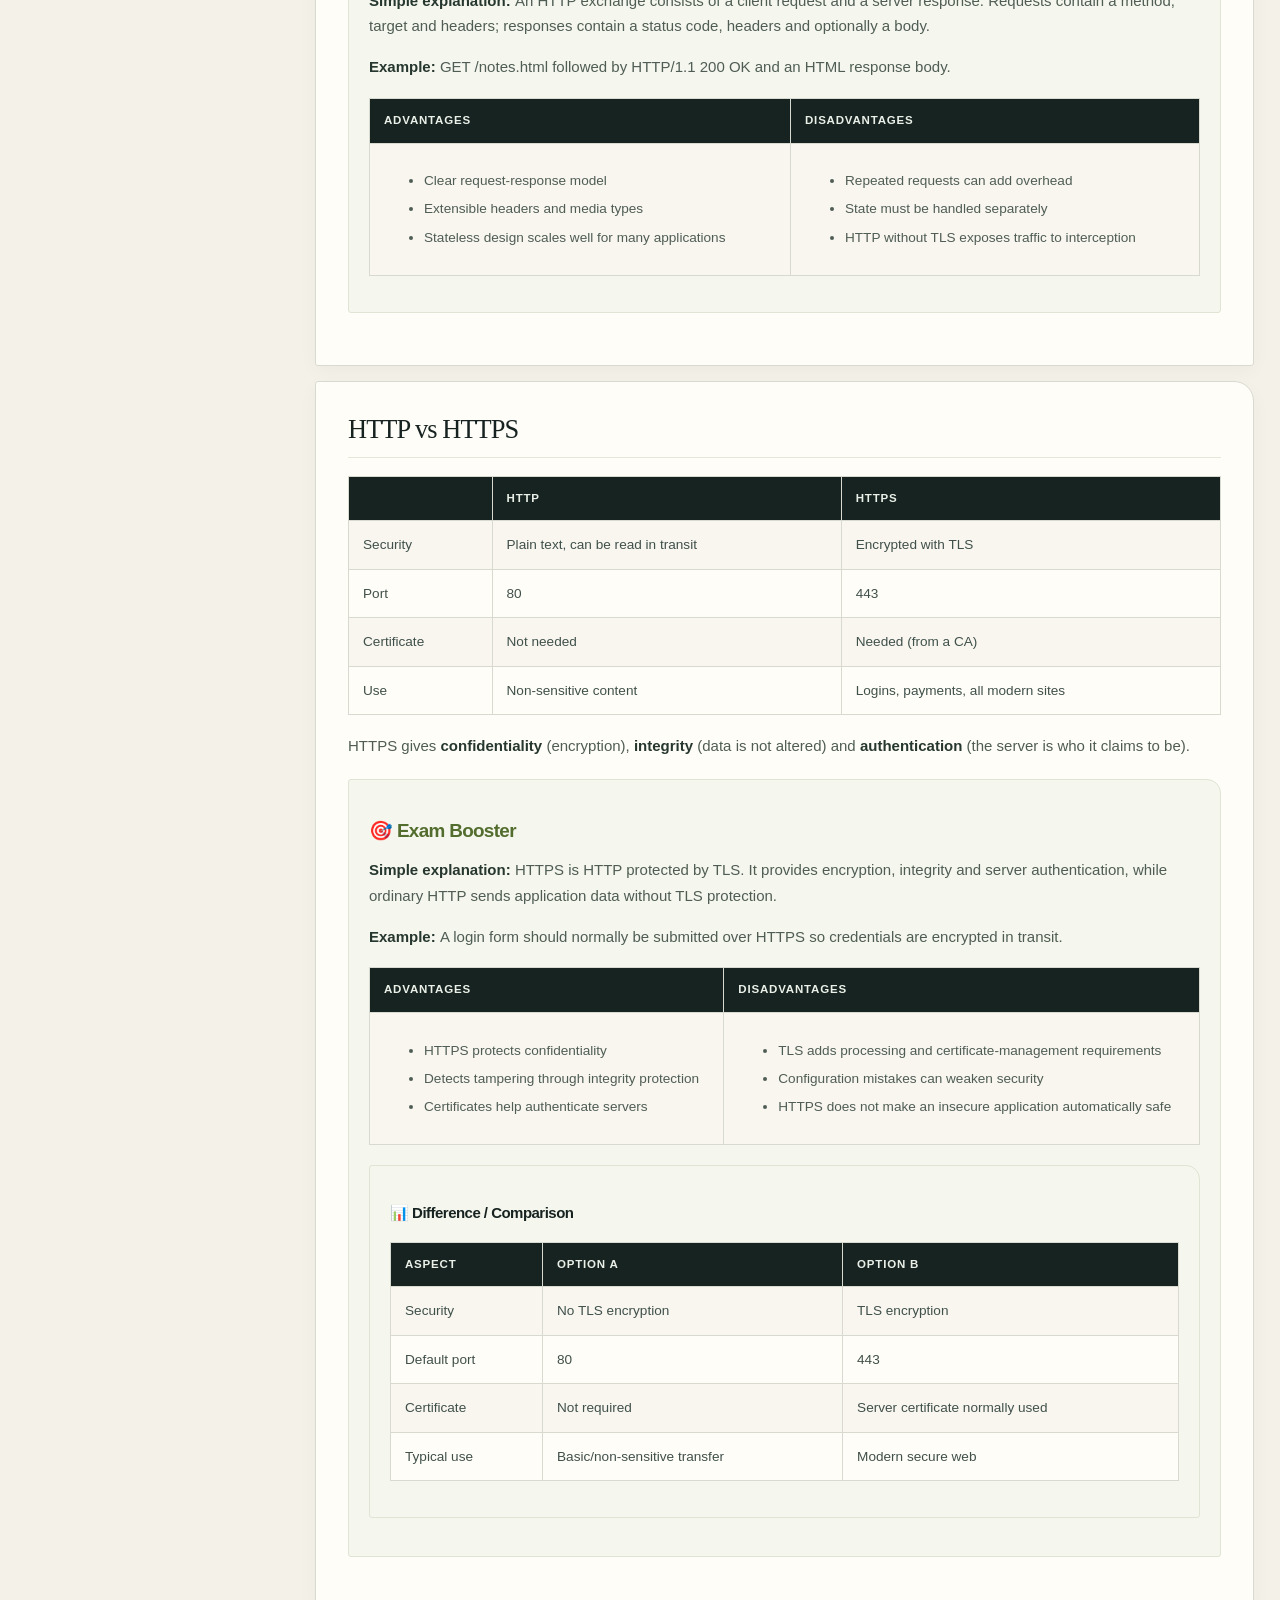
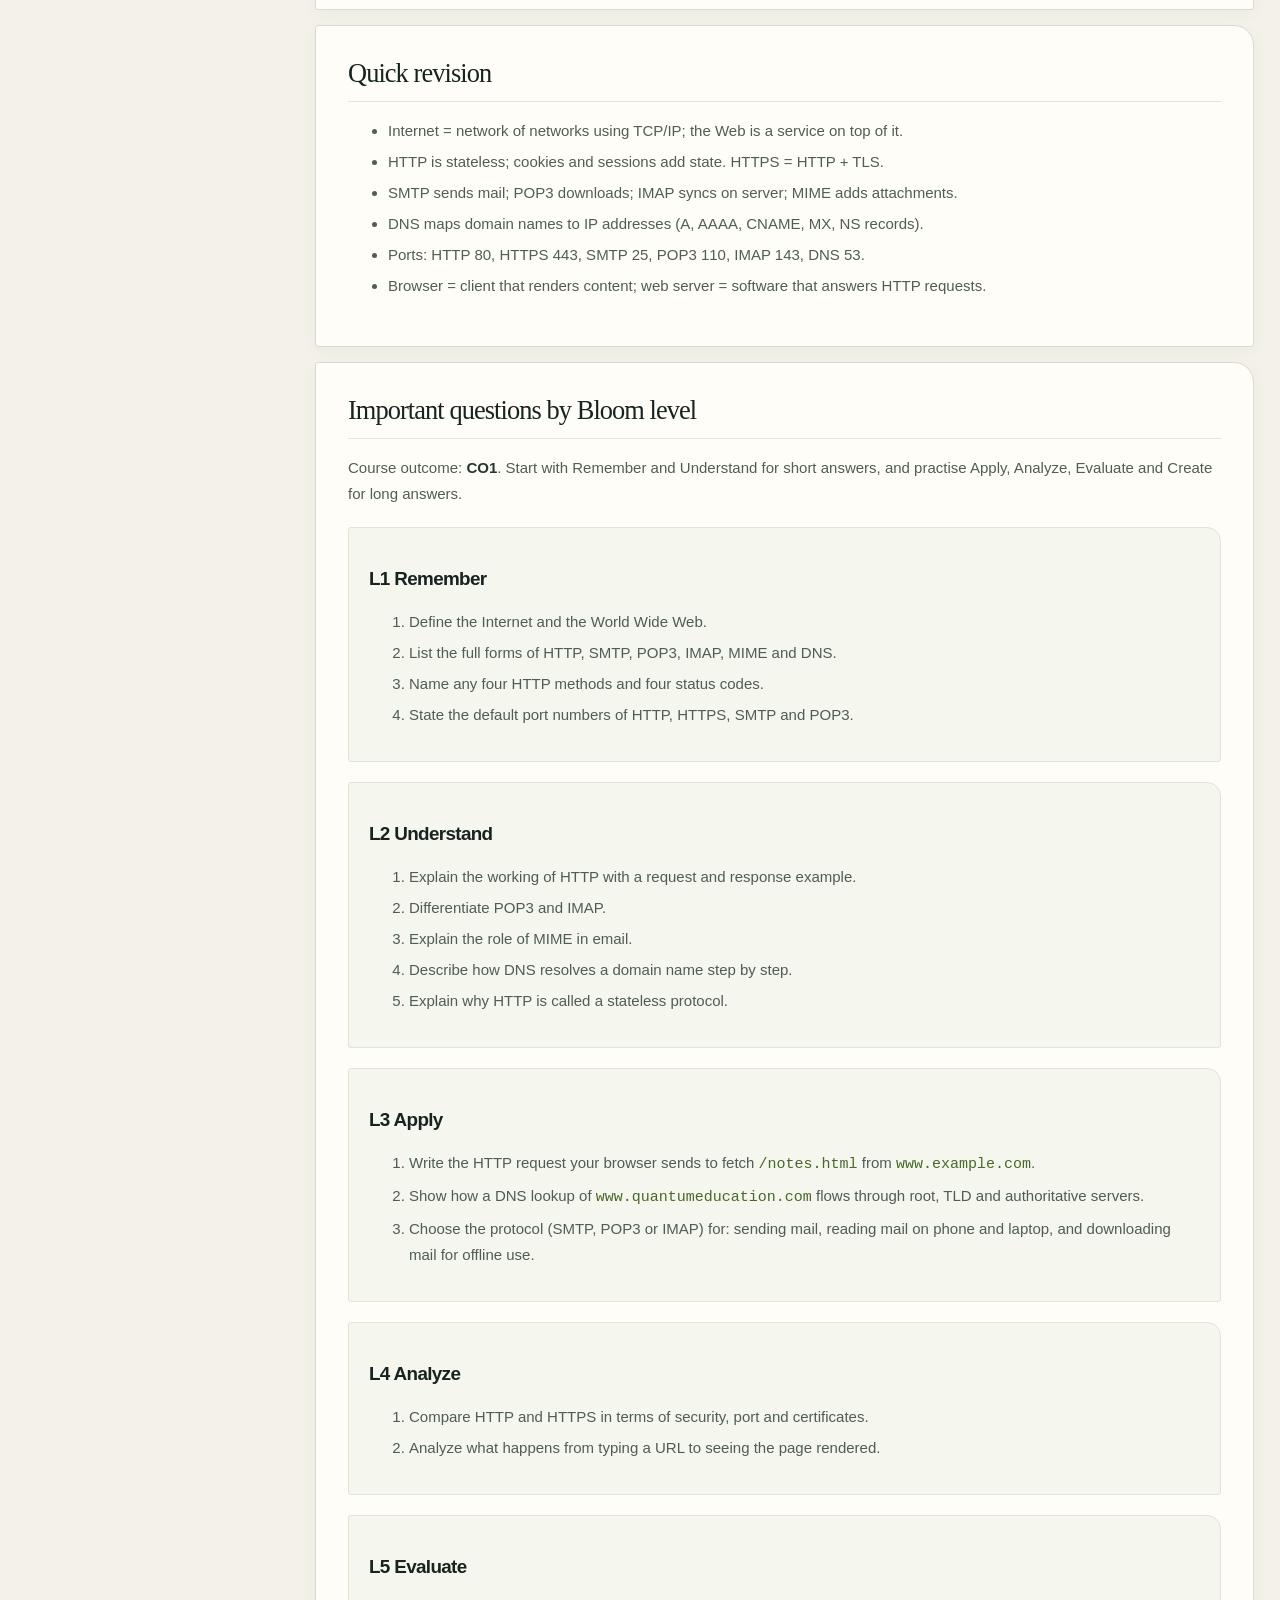
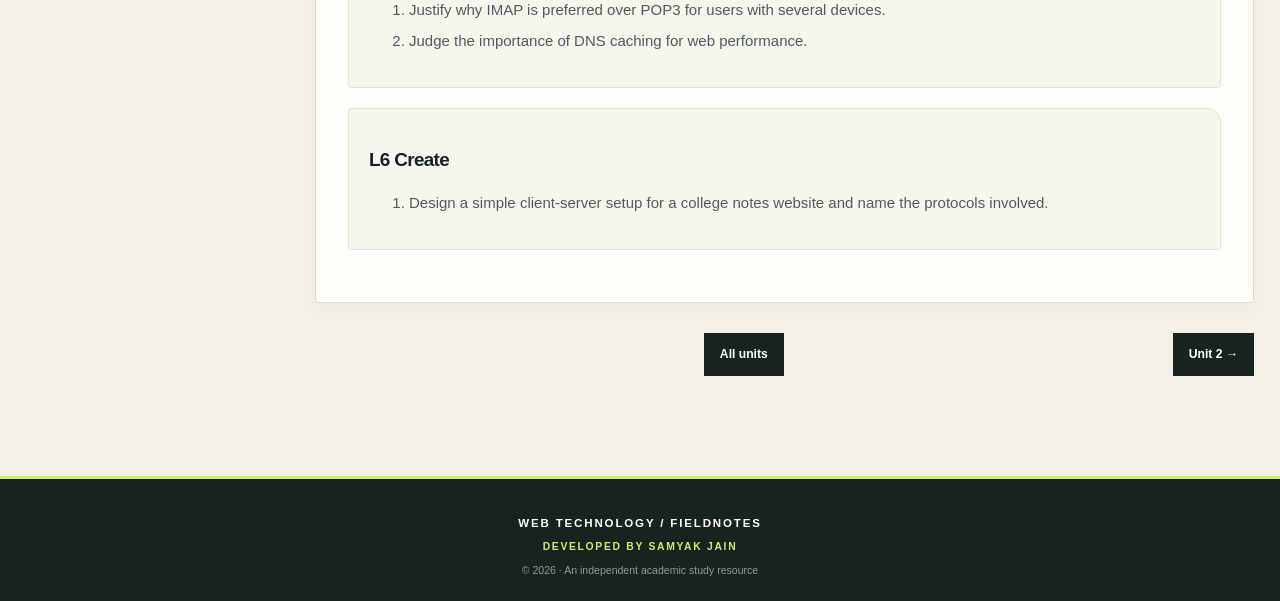
<file: unit1.html>
<!DOCTYPE html>

<html lang="en">
<head>
<meta charset="utf-8"/>
<meta content="width=device-width, initial-scale=1" name="viewport"/>
<title>Unit 1 - Web Technology</title>
<link href="style.css" rel="stylesheet"/>
</head>
<body>
<header class="top">
  <div class="top-inner">
    <a class="brand" href="index.html" aria-label="Web Technology Notes home">
      <span class="brand-mark">WT</span>
      <span class="brand-copy">
        <span class="brand-name">WEB TECHNOLOGY / FIELDNOTES</span>
        <span class="brand-subtitle">A COURSE COMPANION BY SAMYAK JAIN</span>
      </span>
    </a>
    <span class="top-credit">DEVELOPED BY SAMYAK JAIN</span>
  </div>
</header>
<div class="layout"><aside class="toc"><p class="toc-title">In this unit</p><ul><li><a href="#history-of-the-internet">History of the Internet</a></li><li><a href="#world-wide-web-and-html">World Wide Web and HTML</a></li><li><a href="#protocols--http-and-smtp">Protocols: HTTP and SMTP</a></li><li><a href="#protocols--pop3--mime-and-imap">Protocols: POP3, MIME and IMAP</a></li><li><a href="#domain-name-server--dns">Domain Name Server (DNS)</a></li><li><a href="#web-browsers">Web browsers</a></li><li><a href="#web-servers">Web servers</a></li><li><a href="#client-server-model-and-ip-addressing">Client-server model and IP addressing</a></li><li><a href="#http-request-and-response">HTTP request and response</a></li><li><a href="#http-vs-https">HTTP vs HTTPS</a></li><li><a href="#quick-revision"><b>Quick revision</b></a></li><li><a href="#important-questions"><b>Important questions</b></a></li></ul></aside><main><h1>Unit 1: Internet and web basics</h1><section id="history-of-the-internet"><h2>History of the Internet</h2>
<p>The Internet is a global network of networks that exchange data using the TCP/IP protocol suite.</p>
<ul>
<li><b>1969:</b> ARPANET connects four US universities.</li>
<li><b>1983:</b> ARPANET switches to TCP/IP; this is treated as the birth of the Internet.</li>
<li><b>1989-91:</b> Tim Berners-Lee proposes the World Wide Web at CERN and builds the first browser and server.</li>
<li><b>1993:</b> Mosaic, the first widely used graphical browser, is released.</li>
<li><b>Later:</b> commercial ISPs, broadband, mobile Internet and cloud services.</li>
</ul><div class="exam-booster"><h3>🎯 Exam Booster</h3><p><strong>Simple explanation: </strong>The Internet is a global system of interconnected computer networks that communicate using standard protocols, especially TCP/IP. Its development moved from research networks such as ARPANET to today’s commercial, mobile and cloud-based Internet.</p><p><strong>Example: </strong>When you open a college notes website, your browser uses the Internet to communicate with a web server and receive HTML, CSS, images and other resources.</p><table><tr><th>Advantages</th><th>Disadvantages</th></tr><tr><td><ul><li>Global communication and information sharing</li><li>Fast access to online services and resources</li><li>Supports education, business, banking and collaboration</li><li>Enables distributed applications and cloud services</li></ul></td><td><ul><li>Security and privacy risks</li><li>Dependence on network connectivity</li><li>Misinformation can spread quickly</li><li>Cyberattacks can affect users and organizations</li></ul></td></tr></table></div></section><section id="world-wide-web-and-html"><h2>World Wide Web and HTML</h2>
<p>The <b>Web</b> is a service that runs on the Internet. It links documents (web pages) through hyperlinks and identifies them with URLs.</p>
<p><b>HTML</b> (HyperText Markup Language) describes the structure of a page using tags.</p><pre><code>&lt;!DOCTYPE html&gt;
&lt;html&gt;
  &lt;head&gt;&lt;title&gt;My page&lt;/title&gt;&lt;/head&gt;
  &lt;body&gt;
    &lt;h1&gt;Hello&lt;/h1&gt;
    &lt;p&gt;This is a paragraph.&lt;/p&gt;
    &lt;a href="https://example.com"&gt;A link&lt;/a&gt;
  &lt;/body&gt;
&lt;/html&gt;</code></pre>
<p>A URL has the form <code>scheme://host:port/path?query#fragment</code>.</p><div class="exam-booster"><h3>🎯 Exam Booster</h3><p><strong>Simple explanation: </strong>The World Wide Web is a service running on the Internet that provides interlinked resources through URLs and web protocols. HTML (HyperText Markup Language) defines the structure and meaning of web documents using elements and attributes.</p><p><strong>Example: </strong>An HTML page can contain a heading, paragraph, image, hyperlink, table and form.</p><table><tr><th>Advantages</th><th>Disadvantages</th></tr><tr><td><ul><li>Simple and widely supported</li><li>Works across operating systems and browsers</li><li>Supports hyperlinks and multimedia</li><li>Provides semantic structure for web pages</li></ul></td><td><ul><li>HTML alone does not provide advanced styling</li><li>HTML is client-side markup, not a programming language</li><li>Incorrect markup can reduce accessibility and maintainability</li></ul></td></tr></table></div></section><section id="protocols--http-and-smtp"><h2>Protocols: HTTP and SMTP</h2>
<p><b>HTTP</b> (HyperText Transfer Protocol) is a stateless request-response protocol between a client (browser) and a server. Default port: 80 (HTTPS: 443).</p>
<ul>
<li><b>Methods:</b> GET (read), POST (send data), PUT (replace), DELETE (remove), HEAD.</li>
<li><b>Status codes:</b> 200 OK, 301 Moved, 404 Not Found, 500 Server Error.</li>
<li><b>Stateless:</b> the server keeps no memory of earlier requests; cookies and sessions add state.</li>
</ul>
<p><b>SMTP</b> (Simple Mail Transfer Protocol) <i>sends</i> email from a client to a server and between servers. Default port: 25 (587 for submission).</p><div class="exam-booster"><h3>🎯 Exam Booster</h3><p><strong>Simple explanation: </strong>HTTP is used for transferring web resources between clients and servers. SMTP is an email transport protocol used to submit and relay outgoing email.</p><p><strong>Example: </strong>A browser sends an HTTP GET request for /index.html. An email client may submit an outgoing message through SMTP.</p><table><tr><th>Advantages</th><th>Disadvantages</th></tr><tr><td><ul><li>Standardized communication</li><li>Interoperability between different systems</li><li>HTTP supports many request methods and media types</li><li>SMTP supports reliable mail transfer between servers</li></ul></td><td><ul><li>HTTP without TLS does not protect confidentiality</li><li>HTTP is stateless and needs cookies/sessions for application state</li><li>SMTP itself is not the protocol used to read received mail</li></ul></td></tr></table></div></section><section id="protocols--pop3--mime-and-imap"><h2>Protocols: POP3, MIME and IMAP</h2>
<p><b>POP3</b> (Post Office Protocol) downloads mail from the server to one device, usually deleting it from the server. Port 110.</p>
<p><b>IMAP</b> (Internet Message Access Protocol) keeps mail on the server and syncs folders across devices. Port 143.</p>
<p><b>MIME</b> (Multipurpose Internet Mail Extensions) lets email carry non-text content such as images, audio and attachments by labelling each part with a content type, for example <code>image/png</code>.</p>
<table>
<tr><th>Protocol</th><th>Job</th><th>Port</th></tr>
<tr><td>SMTP</td><td>Send mail</td><td>25 / 587</td></tr>
<tr><td>POP3</td><td>Download mail</td><td>110</td></tr>
<tr><td>IMAP</td><td>Read mail on server</td><td>143</td></tr>
</table><div class="exam-booster"><h3>🎯 Exam Booster</h3><p><strong>Simple explanation: </strong>POP3 retrieves email, IMAP manages and synchronizes mail stored on a server, and MIME extends email formats so messages can carry attachments and different media types.</p><p><strong>Example: </strong>With IMAP, the same inbox can stay synchronized on a laptop and phone. MIME can label an attachment as image/png.</p><table><tr><th>Advantages</th><th>Disadvantages</th></tr><tr><td><ul><li>IMAP supports multi-device synchronization</li><li>POP3 can be simple for local downloading</li><li>MIME supports attachments and rich message content</li></ul></td><td><ul><li>POP3 can be inconvenient for multiple devices</li><li>IMAP depends more on server storage and connectivity</li><li>Email security still requires TLS/authentication mechanisms</li></ul></td></tr></table></div></section><section id="domain-name-server--dns"><h2>Domain Name Server (DNS)</h2>
<p>DNS translates human-readable domain names (<code>example.com</code>) into IP addresses.</p>
<p><b>Lookup steps:</b></p>
<ol>
<li>Browser checks its cache, then the OS cache.</li>
<li>Request goes to the recursive resolver (usually the ISP's).</li>
<li>Resolver asks a root server, then the TLD server (<code>.com</code>), then the authoritative server for the domain.</li>
<li>The IP address is returned and cached.</li>
</ol>
<p><b>Common records:</b> A (IPv4), AAAA (IPv6), CNAME (alias), MX (mail server), NS (name server).</p><div class="exam-booster"><h3>🎯 Exam Booster</h3><p><strong>Simple explanation: </strong>DNS is a distributed naming system that maps human-readable domain names to IP addresses and provides other records such as MX and CNAME.</p><p><strong>Example: </strong>Typing example.com causes a resolver to obtain the IP address needed to connect to the site.</p><table><tr><th>Advantages</th><th>Disadvantages</th></tr><tr><td><ul><li>Human-friendly names</li><li>Distributed and scalable architecture</li><li>Caching reduces lookup time and traffic</li><li>Supports different record types</li></ul></td><td><ul><li>DNS spoofing/cache poisoning can be security risks</li><li>Incorrect DNS configuration can make services unreachable</li><li>Propagation/caching can delay changes</li></ul></td></tr></table></div></section><section id="web-browsers"><h2>Web browsers</h2>
<p>A web browser requests, receives and renders web content.</p>
<ul>
<li><b>Main parts:</b> user interface, browser engine, rendering engine, networking, JavaScript interpreter, data storage.</li>
<li><b>Rendering engines:</b> Blink (Chrome, Edge), Gecko (Firefox), WebKit (Safari).</li>
<li><b>Process:</b> fetch HTML, build the DOM, apply CSS, run JavaScript, paint the page.</li>
</ul><div class="exam-booster"><h3>🎯 Exam Booster</h3><p><strong>Simple explanation: </strong>A web browser is client software that retrieves web resources, builds a document model, applies CSS, executes JavaScript and renders the final page for the user.</p><p><strong>Example: </strong>Chrome, Firefox and Safari request an HTML page, download its CSS/JS and render the interface.</p><table><tr><th>Advantages</th><th>Disadvantages</th></tr><tr><td><ul><li>User-friendly interface</li><li>Supports HTML, CSS and JavaScript</li><li>Provides developer tools and security features</li><li>Works with many web services</li></ul></td><td><ul><li>Consumes memory and CPU</li><li>Browser differences can affect rendering</li><li>Extensions/scripts can create privacy or security risks</li></ul></td></tr></table></div></section><section id="web-servers"><h2>Web servers</h2>
<p>A web server stores web content and answers HTTP requests.</p>
<ul>
<li><b>Static content:</b> files sent as they are (HTML, CSS, images).</li>
<li><b>Dynamic content:</b> pages generated by server-side programs (PHP, Node.js, Java servlets).</li>
<li><b>Examples:</b> Apache HTTP Server, Nginx, Microsoft IIS, Apache Tomcat.</li>
</ul><div class="exam-booster"><h3>🎯 Exam Booster</h3><p><strong>Simple explanation: </strong>A web server is software and the underlying host environment that accepts HTTP requests and returns resources or generated responses.</p><p><strong>Example: </strong>Nginx may serve HTML/CSS files directly, while an application server can generate dynamic data before returning an HTTP response.</p><table><tr><th>Advantages</th><th>Disadvantages</th></tr><tr><td><ul><li>Centralized delivery of web resources</li><li>Can handle many concurrent clients</li><li>Supports security, logging, caching and compression</li><li>Can serve both static and dynamic applications</li></ul></td><td><ul><li>Requires configuration and maintenance</li><li>Poorly configured servers can expose security vulnerabilities</li><li>High traffic may require scaling and load balancing</li></ul></td></tr></table></div></section><section id="client-server-model-and-ip-addressing"><h2>Client-server model and IP addressing</h2>
<p>In the <b>client-server model</b> a client (browser) sends a request and a server sends back a response. One server can serve many clients.</p>
<ul>
<li><b>IP address:</b> unique numeric address of a device. IPv4 is 32-bit (<code>192.168.1.1</code>); IPv6 is 128-bit.</li>
<li><b>Port:</b> identifies the application on a host (HTTP 80, HTTPS 443, SMTP 25, DNS 53).</li>
<li><b>Socket:</b> IP address + port.</li>
</ul><div class="exam-booster"><h3>🎯 Exam Booster</h3><p><strong>Simple explanation: </strong>In the client-server model, clients request services and servers provide them. IP addresses identify hosts/interfaces at the network layer, while ports identify application endpoints.</p><p><strong>Example: </strong>A browser at a client device connects to a server IP on TCP port 443 for HTTPS.</p><table><tr><th>Advantages</th><th>Disadvantages</th></tr><tr><td><ul><li>Centralized resource management</li><li>Easy service sharing</li><li>Servers can enforce common policies</li><li>Supports many clients</li></ul></td><td><ul><li>Server failure can affect many clients</li><li>Server infrastructure can become a bottleneck</li><li>Network latency affects user experience</li></ul></td></tr></table></div></section><section id="http-request-and-response"><h2>HTTP request and response</h2>
<p><b>Request</b></p><pre><code>GET /index.html HTTP/1.1
Host: www.example.com
User-Agent: Mozilla/5.0
Accept: text/html</code></pre>
<p><b>Response</b></p><pre><code>HTTP/1.1 200 OK
Content-Type: text/html
Content-Length: 1256

&lt;html&gt; ... &lt;/html&gt;</code></pre>
<table>
<tr><th>Code range</th><th>Meaning</th><th>Example</th></tr>
<tr><td>1xx</td><td>Informational</td><td>100 Continue</td></tr>
<tr><td>2xx</td><td>Success</td><td>200 OK</td></tr>
<tr><td>3xx</td><td>Redirection</td><td>301 Moved Permanently</td></tr>
<tr><td>4xx</td><td>Client error</td><td>404 Not Found</td></tr>
<tr><td>5xx</td><td>Server error</td><td>500 Internal Server Error</td></tr>
</table><div class="exam-booster"><h3>🎯 Exam Booster</h3><p><strong>Simple explanation: </strong>An HTTP exchange consists of a client request and a server response. Requests contain a method, target and headers; responses contain a status code, headers and optionally a body.</p><p><strong>Example: </strong>GET /notes.html followed by HTTP/1.1 200 OK and an HTML response body.</p><table><tr><th>Advantages</th><th>Disadvantages</th></tr><tr><td><ul><li>Clear request-response model</li><li>Extensible headers and media types</li><li>Stateless design scales well for many applications</li></ul></td><td><ul><li>Repeated requests can add overhead</li><li>State must be handled separately</li><li>HTTP without TLS exposes traffic to interception</li></ul></td></tr></table></div></section><section id="http-vs-https"><h2>HTTP vs HTTPS</h2>
<table>
<tr><th></th><th>HTTP</th><th>HTTPS</th></tr>
<tr><td>Security</td><td>Plain text, can be read in transit</td><td>Encrypted with TLS</td></tr>
<tr><td>Port</td><td>80</td><td>443</td></tr>
<tr><td>Certificate</td><td>Not needed</td><td>Needed (from a CA)</td></tr>
<tr><td>Use</td><td>Non-sensitive content</td><td>Logins, payments, all modern sites</td></tr>
</table>
<p>HTTPS gives <b>confidentiality</b> (encryption), <b>integrity</b> (data is not altered) and <b>authentication</b> (the server is who it claims to be).</p><div class="exam-booster"><h3>🎯 Exam Booster</h3><p><strong>Simple explanation: </strong>HTTPS is HTTP protected by TLS. It provides encryption, integrity and server authentication, while ordinary HTTP sends application data without TLS protection.</p><p><strong>Example: </strong>A login form should normally be submitted over HTTPS so credentials are encrypted in transit.</p><table><tr><th>Advantages</th><th>Disadvantages</th></tr><tr><td><ul><li>HTTPS protects confidentiality</li><li>Detects tampering through integrity protection</li><li>Certificates help authenticate servers</li></ul></td><td><ul><li>TLS adds processing and certificate-management requirements</li><li>Configuration mistakes can weaken security</li><li>HTTPS does not make an insecure application automatically safe</li></ul></td></tr></table><div class="difference-box"><h4>📊 Difference / Comparison</h4><table><tr><th>Aspect</th><th>Option A</th><th>Option B</th></tr><tr><td>Security</td><td>No TLS encryption</td><td>TLS encryption</td></tr><tr><td>Default port</td><td>80</td><td>443</td></tr><tr><td>Certificate</td><td>Not required</td><td>Server certificate normally used</td></tr><tr><td>Typical use</td><td>Basic/non-sensitive transfer</td><td>Modern secure web</td></tr></table></div></div></section><section id="quick-revision"><h2>Quick revision</h2><ul><li>Internet = network of networks using TCP/IP; the Web is a service on top of it.</li><li>HTTP is stateless; cookies and sessions add state. HTTPS = HTTP + TLS.</li><li>SMTP sends mail; POP3 downloads; IMAP syncs on server; MIME adds attachments.</li><li>DNS maps domain names to IP addresses (A, AAAA, CNAME, MX, NS records).</li><li>Ports: HTTP 80, HTTPS 443, SMTP 25, POP3 110, IMAP 143, DNS 53.</li><li>Browser = client that renders content; web server = software that answers HTTP requests.</li></ul></section><section id="important-questions"><h2>Important questions by Bloom level</h2><p class="note">Course outcome: <b>CO1</b>. Start with Remember and Understand for short answers, and practise Apply, Analyze, Evaluate and Create for long answers.</p><div class="bloom"><h3><span class="tag">L1</span> Remember</h3><ol><li>Define the Internet and the World Wide Web.</li><li>List the full forms of HTTP, SMTP, POP3, IMAP, MIME and DNS.</li><li>Name any four HTTP methods and four status codes.</li><li>State the default port numbers of HTTP, HTTPS, SMTP and POP3.</li></ol></div><div class="bloom"><h3><span class="tag">L2</span> Understand</h3><ol><li>Explain the working of HTTP with a request and response example.</li><li>Differentiate POP3 and IMAP.</li><li>Explain the role of MIME in email.</li><li>Describe how DNS resolves a domain name step by step.</li><li>Explain why HTTP is called a stateless protocol.</li></ol></div><div class="bloom"><h3><span class="tag">L3</span> Apply</h3><ol><li>Write the HTTP request your browser sends to fetch <code>/notes.html</code> from <code>www.example.com</code>.</li><li>Show how a DNS lookup of <code>www.quantumeducation.com</code> flows through root, TLD and authoritative servers.</li><li>Choose the protocol (SMTP, POP3 or IMAP) for: sending mail, reading mail on phone and laptop, and downloading mail for offline use.</li></ol></div><div class="bloom"><h3><span class="tag">L4</span> Analyze</h3><ol><li>Compare HTTP and HTTPS in terms of security, port and certificates.</li><li>Analyze what happens from typing a URL to seeing the page rendered.</li></ol></div><div class="bloom"><h3><span class="tag">L5</span> Evaluate</h3><ol><li>Justify why IMAP is preferred over POP3 for users with several devices.</li><li>Judge the importance of DNS caching for web performance.</li></ol></div><div class="bloom"><h3><span class="tag">L6</span> Create</h3><ol><li>Design a simple client-server setup for a college notes website and name the protocols involved.</li></ol></div></section><nav class="pager"><span></span><a href="index.html">All units</a><a href="unit2.html">Unit 2 →</a></nav></main></div>
<footer class="foot">
  <strong>WEB TECHNOLOGY / FIELDNOTES</strong>
  <span>DEVELOPED BY SAMYAK JAIN</span>
  <small>© 2026 · An independent academic study resource</small>
</footer>
</body>
</html>
</file>
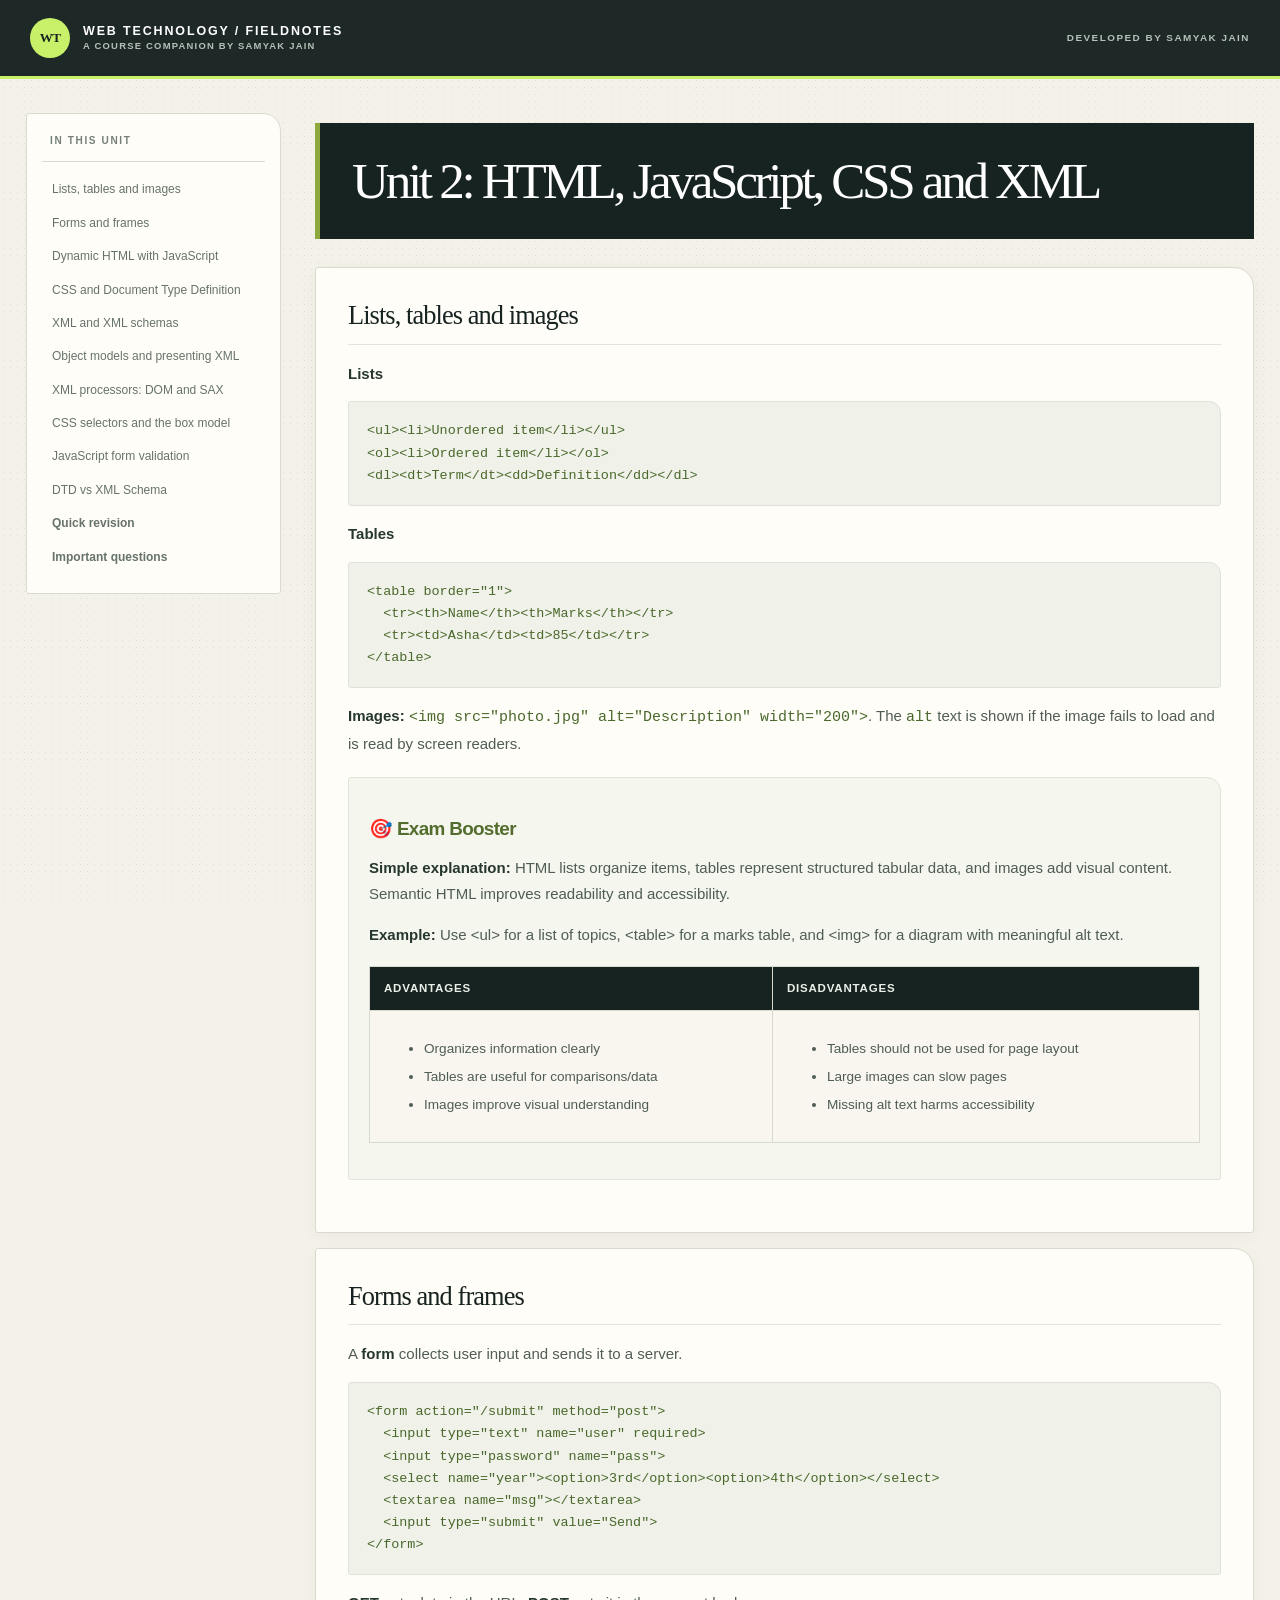
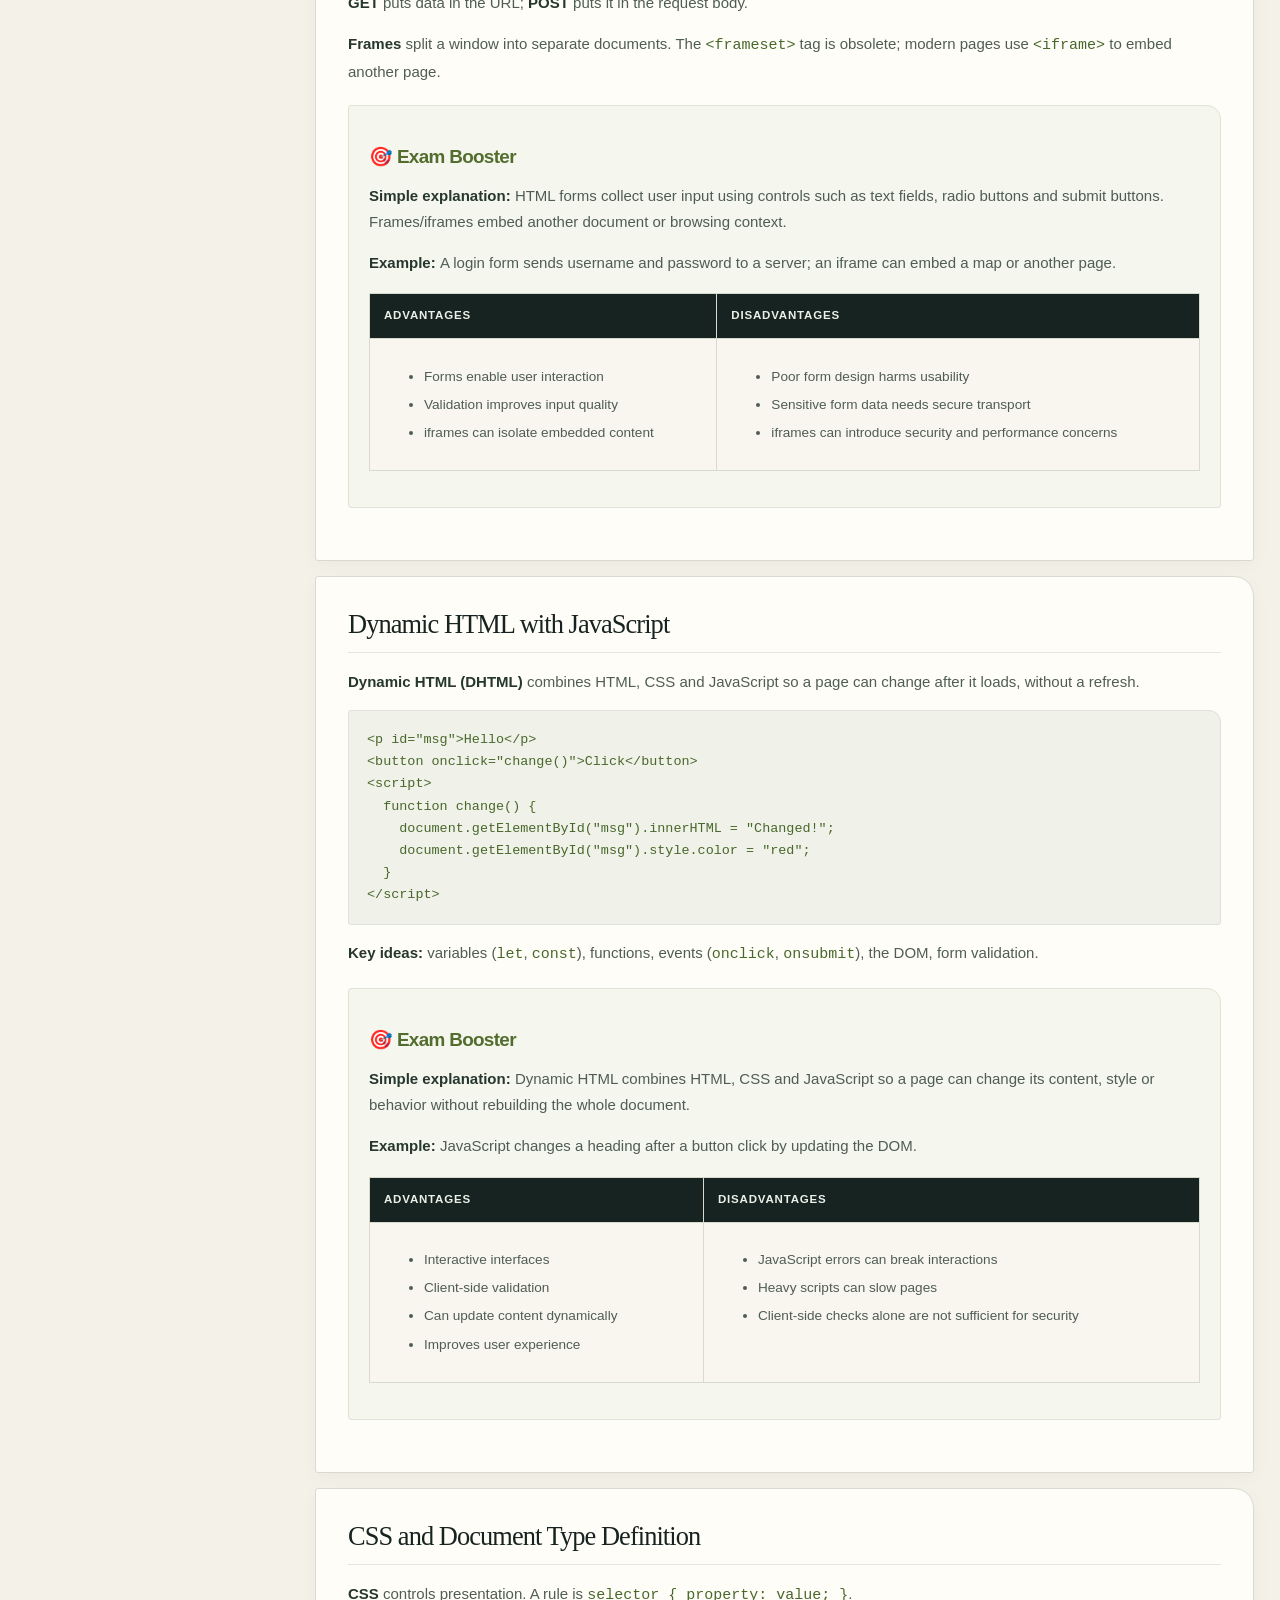
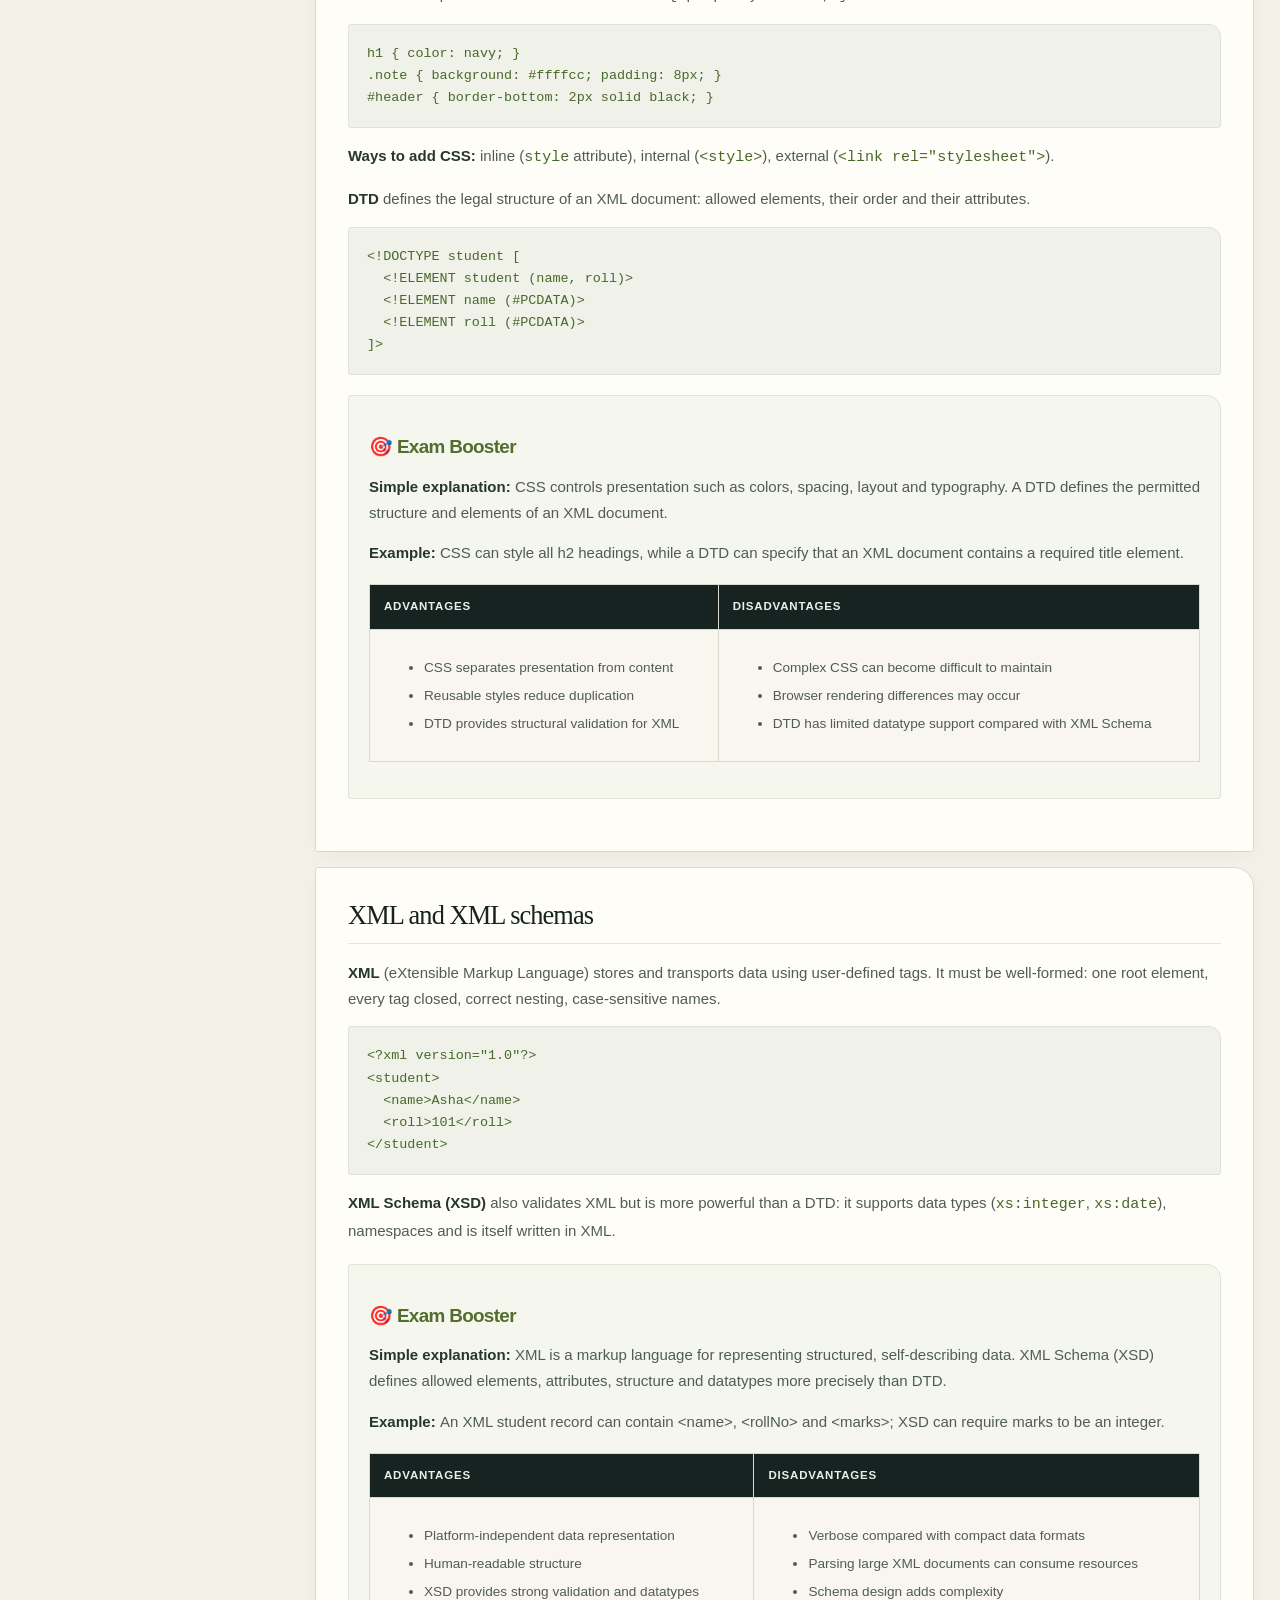
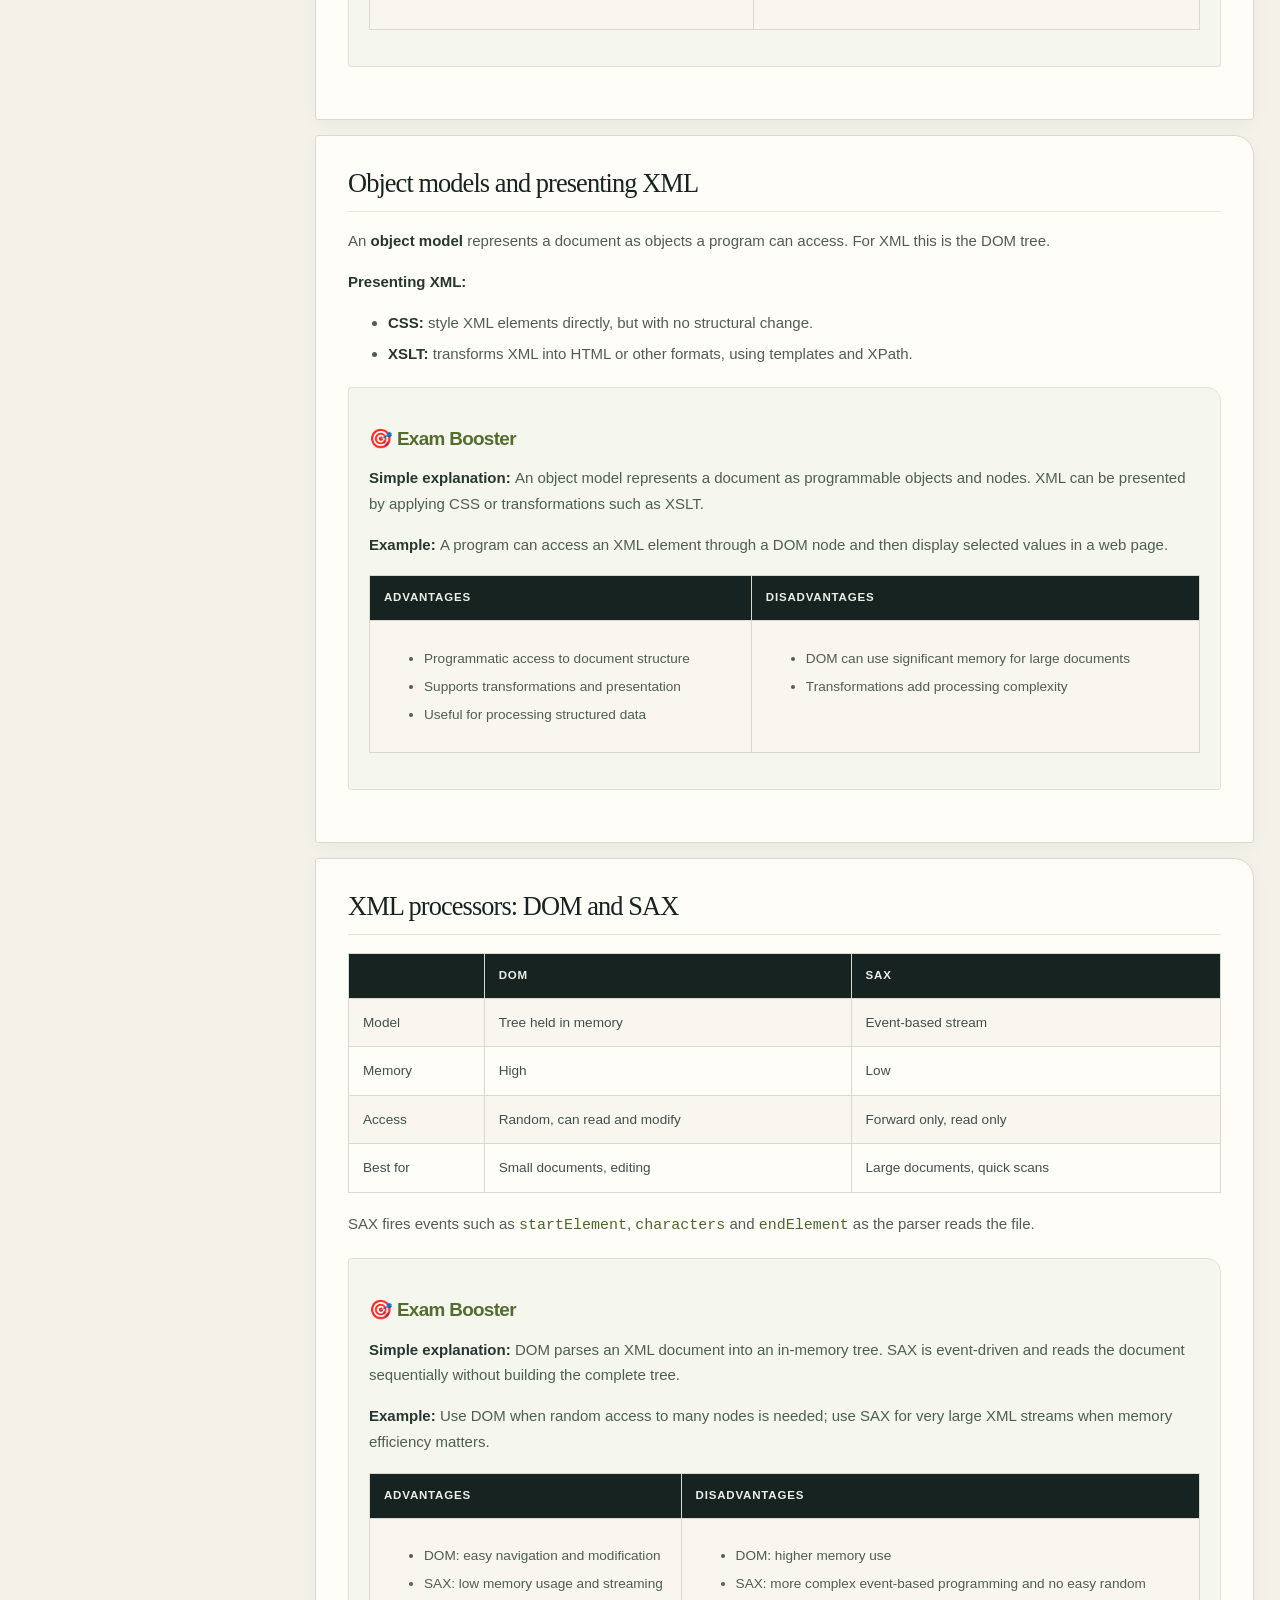
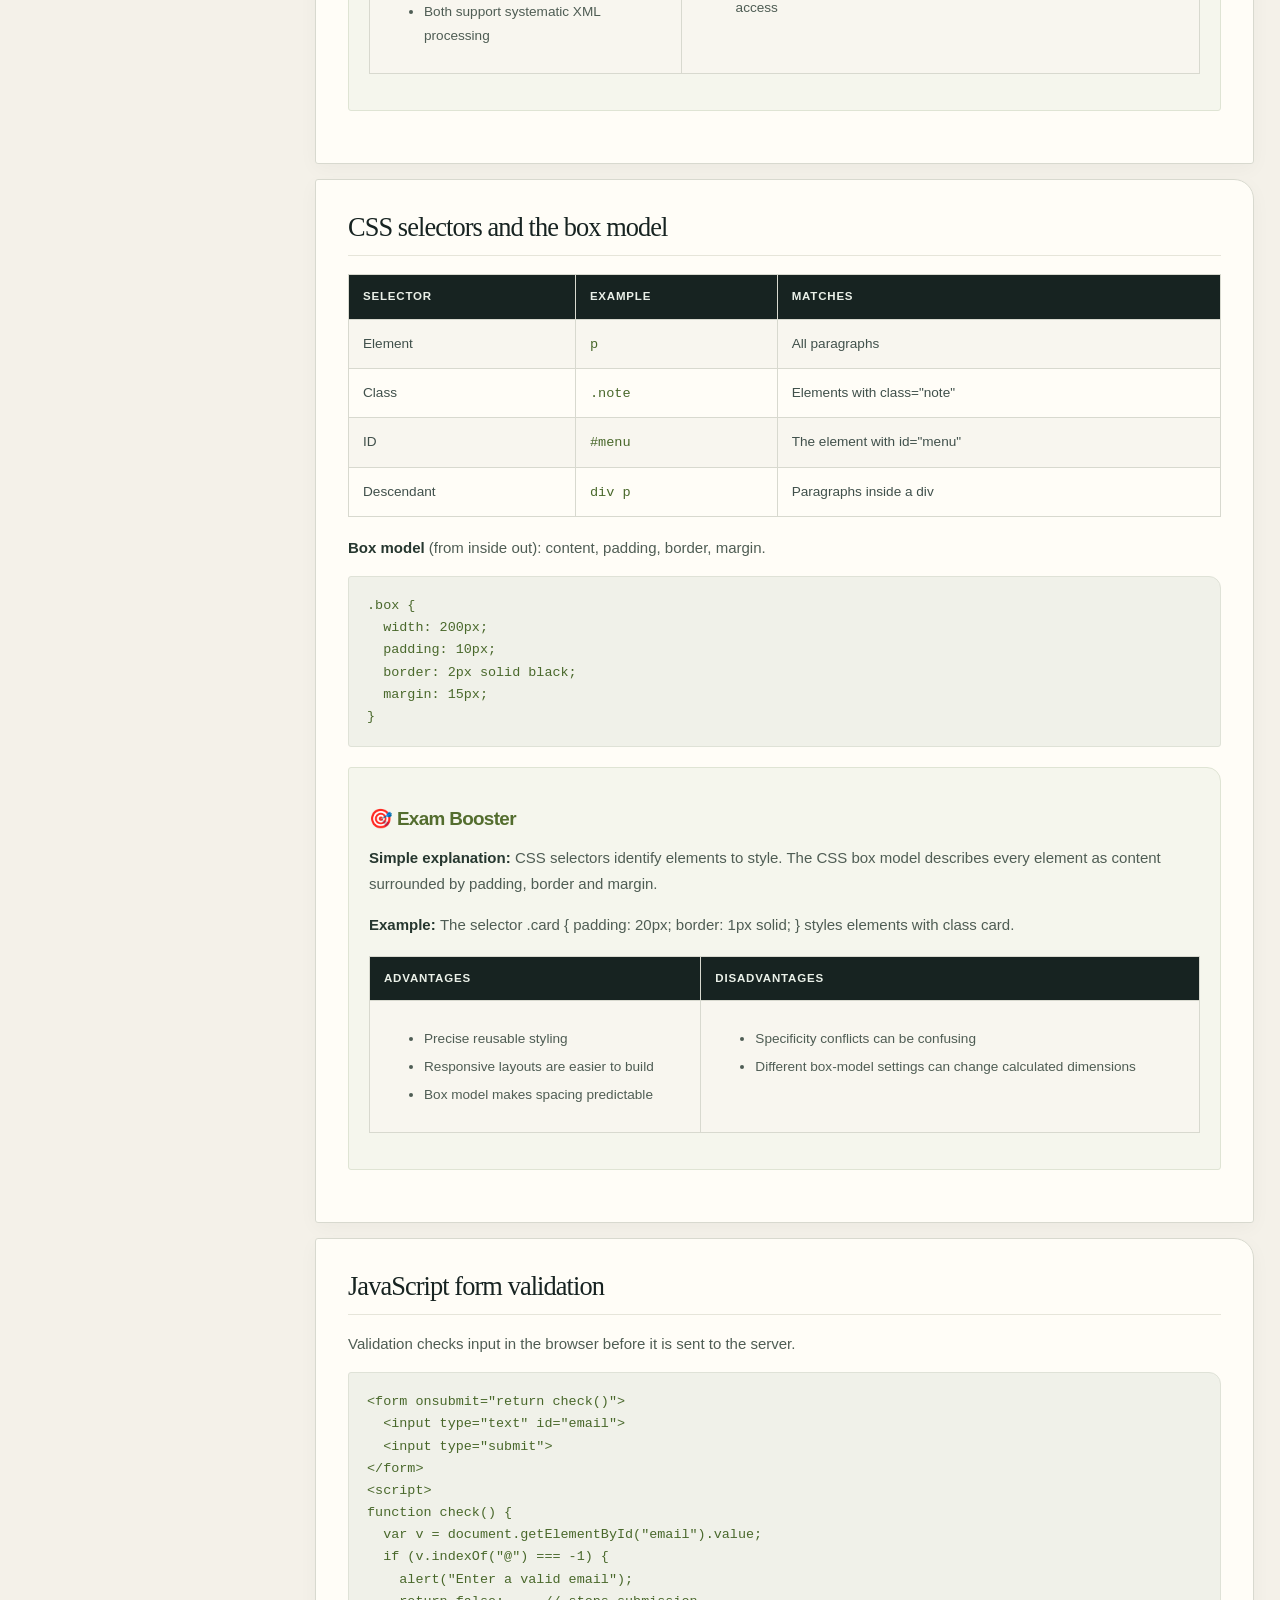
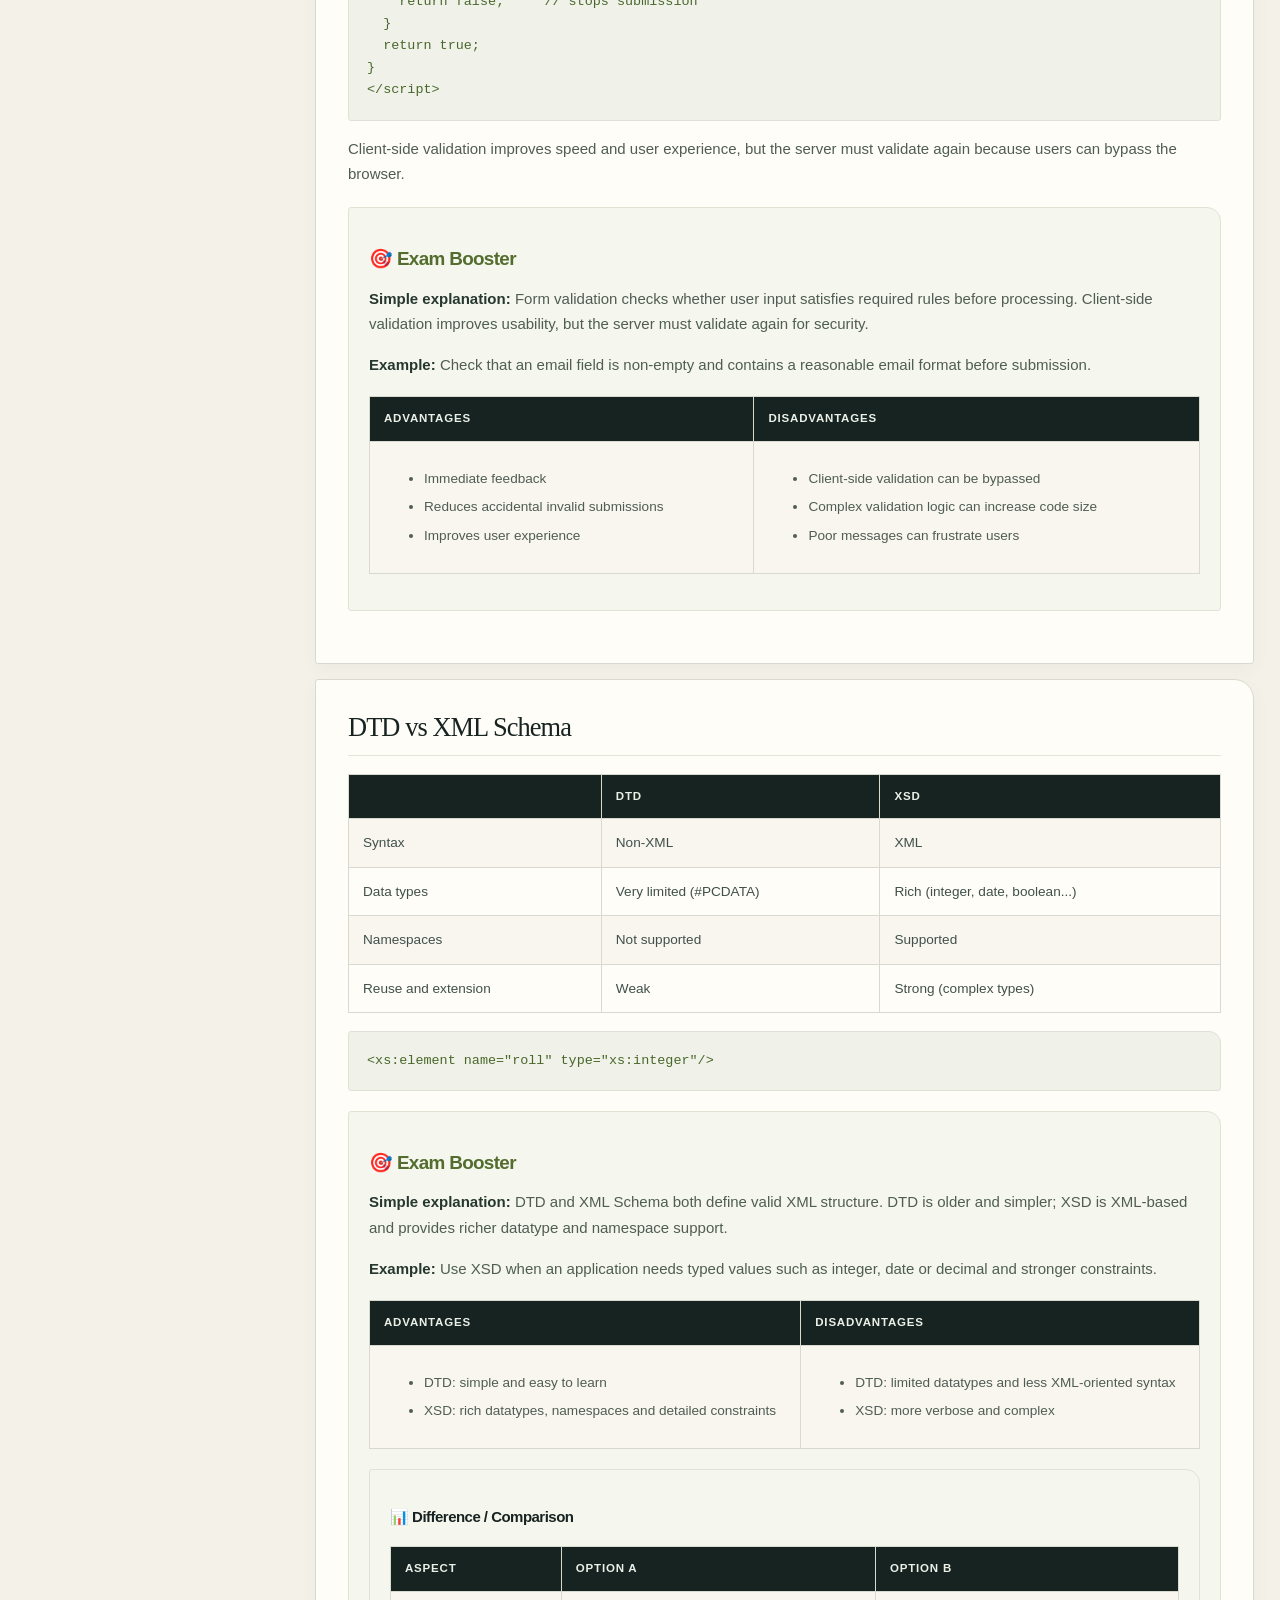
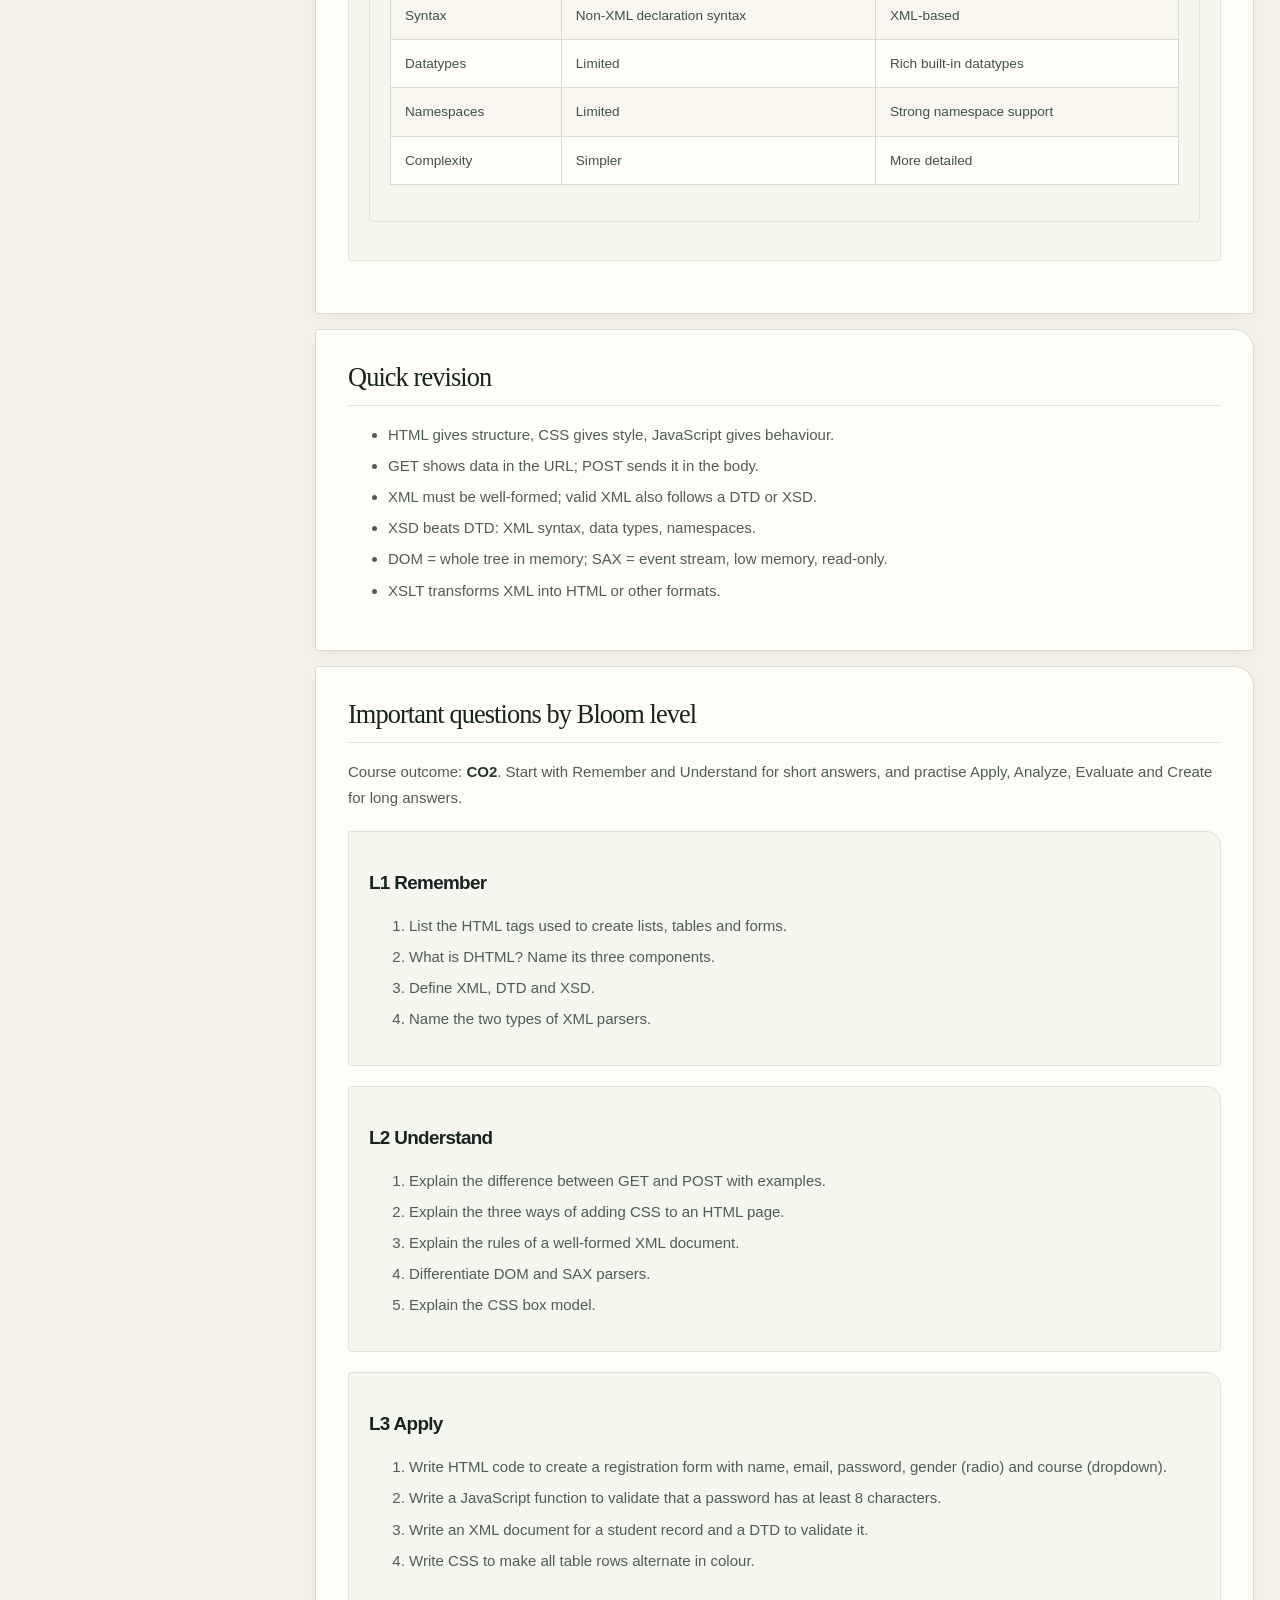
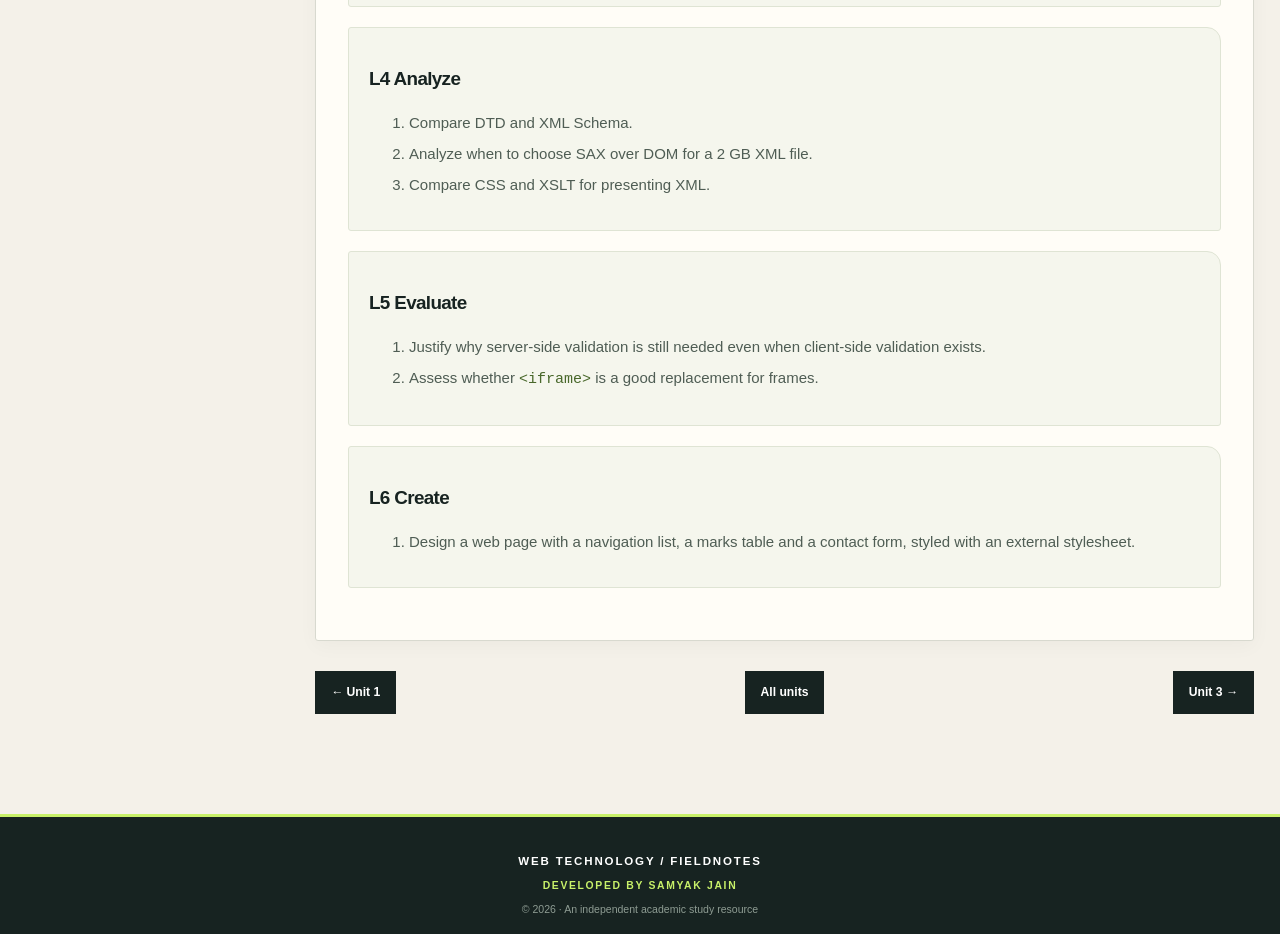
<file: unit2.html>
<!DOCTYPE html>

<html lang="en">
<head>
<meta charset="utf-8"/>
<meta content="width=device-width, initial-scale=1" name="viewport"/>
<title>Unit 2 - Web Technology</title>
<link href="style.css" rel="stylesheet"/>
</head>
<body>
<header class="top">
  <div class="top-inner">
    <a class="brand" href="index.html" aria-label="Web Technology Notes home">
      <span class="brand-mark">WT</span>
      <span class="brand-copy">
        <span class="brand-name">WEB TECHNOLOGY / FIELDNOTES</span>
        <span class="brand-subtitle">A COURSE COMPANION BY SAMYAK JAIN</span>
      </span>
    </a>
    <span class="top-credit">DEVELOPED BY SAMYAK JAIN</span>
  </div>
</header>
<div class="layout"><aside class="toc"><p class="toc-title">In this unit</p><ul><li><a href="#lists--tables-and-images">Lists, tables and images</a></li><li><a href="#forms-and-frames">Forms and frames</a></li><li><a href="#dynamic-html-with-javascript">Dynamic HTML with JavaScript</a></li><li><a href="#css-and-document-type-definition">CSS and Document Type Definition</a></li><li><a href="#xml-and-xml-schemas">XML and XML schemas</a></li><li><a href="#object-models-and-presenting-xml">Object models and presenting XML</a></li><li><a href="#xml-processors--dom-and-sax">XML processors: DOM and SAX</a></li><li><a href="#css-selectors-and-the-box-model">CSS selectors and the box model</a></li><li><a href="#javascript-form-validation">JavaScript form validation</a></li><li><a href="#dtd-vs-xml-schema">DTD vs XML Schema</a></li><li><a href="#quick-revision"><b>Quick revision</b></a></li><li><a href="#important-questions"><b>Important questions</b></a></li></ul></aside><main><h1>Unit 2: HTML, JavaScript, CSS and XML</h1><section id="lists--tables-and-images"><h2>Lists, tables and images</h2>
<p><b>Lists</b></p><pre><code>&lt;ul&gt;&lt;li&gt;Unordered item&lt;/li&gt;&lt;/ul&gt;
&lt;ol&gt;&lt;li&gt;Ordered item&lt;/li&gt;&lt;/ol&gt;
&lt;dl&gt;&lt;dt&gt;Term&lt;/dt&gt;&lt;dd&gt;Definition&lt;/dd&gt;&lt;/dl&gt;</code></pre>
<p><b>Tables</b></p><pre><code>&lt;table border="1"&gt;
  &lt;tr&gt;&lt;th&gt;Name&lt;/th&gt;&lt;th&gt;Marks&lt;/th&gt;&lt;/tr&gt;
  &lt;tr&gt;&lt;td&gt;Asha&lt;/td&gt;&lt;td&gt;85&lt;/td&gt;&lt;/tr&gt;
&lt;/table&gt;</code></pre>
<p><b>Images:</b> <code>&lt;img src="photo.jpg" alt="Description" width="200"&gt;</code>. The <code>alt</code> text is shown if the image fails to load and is read by screen readers.</p><div class="exam-booster"><h3>🎯 Exam Booster</h3><p><strong>Simple explanation: </strong>HTML lists organize items, tables represent structured tabular data, and images add visual content. Semantic HTML improves readability and accessibility.</p><p><strong>Example: </strong>Use &lt;ul&gt; for a list of topics, &lt;table&gt; for a marks table, and &lt;img&gt; for a diagram with meaningful alt text.</p><table><tr><th>Advantages</th><th>Disadvantages</th></tr><tr><td><ul><li>Organizes information clearly</li><li>Tables are useful for comparisons/data</li><li>Images improve visual understanding</li></ul></td><td><ul><li>Tables should not be used for page layout</li><li>Large images can slow pages</li><li>Missing alt text harms accessibility</li></ul></td></tr></table></div></section><section id="forms-and-frames"><h2>Forms and frames</h2>
<p>A <b>form</b> collects user input and sends it to a server.</p><pre><code>&lt;form action="/submit" method="post"&gt;
  &lt;input type="text" name="user" required&gt;
  &lt;input type="password" name="pass"&gt;
  &lt;select name="year"&gt;&lt;option&gt;3rd&lt;/option&gt;&lt;option&gt;4th&lt;/option&gt;&lt;/select&gt;
  &lt;textarea name="msg"&gt;&lt;/textarea&gt;
  &lt;input type="submit" value="Send"&gt;
&lt;/form&gt;</code></pre>
<p><b>GET</b> puts data in the URL; <b>POST</b> puts it in the request body.</p>
<p><b>Frames</b> split a window into separate documents. The <code>&lt;frameset&gt;</code> tag is obsolete; modern pages use <code>&lt;iframe&gt;</code> to embed another page.</p><div class="exam-booster"><h3>🎯 Exam Booster</h3><p><strong>Simple explanation: </strong>HTML forms collect user input using controls such as text fields, radio buttons and submit buttons. Frames/iframes embed another document or browsing context.</p><p><strong>Example: </strong>A login form sends username and password to a server; an iframe can embed a map or another page.</p><table><tr><th>Advantages</th><th>Disadvantages</th></tr><tr><td><ul><li>Forms enable user interaction</li><li>Validation improves input quality</li><li>iframes can isolate embedded content</li></ul></td><td><ul><li>Poor form design harms usability</li><li>Sensitive form data needs secure transport</li><li>iframes can introduce security and performance concerns</li></ul></td></tr></table></div></section><section id="dynamic-html-with-javascript"><h2>Dynamic HTML with JavaScript</h2>
<p><b>Dynamic HTML (DHTML)</b> combines HTML, CSS and JavaScript so a page can change after it loads, without a refresh.</p><pre><code>&lt;p id="msg"&gt;Hello&lt;/p&gt;
&lt;button onclick="change()"&gt;Click&lt;/button&gt;
&lt;script&gt;
  function change() {
    document.getElementById("msg").innerHTML = "Changed!";
    document.getElementById("msg").style.color = "red";
  }
&lt;/script&gt;</code></pre>
<p><b>Key ideas:</b> variables (<code>let</code>, <code>const</code>), functions, events (<code>onclick</code>, <code>onsubmit</code>), the DOM, form validation.</p><div class="exam-booster"><h3>🎯 Exam Booster</h3><p><strong>Simple explanation: </strong>Dynamic HTML combines HTML, CSS and JavaScript so a page can change its content, style or behavior without rebuilding the whole document.</p><p><strong>Example: </strong>JavaScript changes a heading after a button click by updating the DOM.</p><table><tr><th>Advantages</th><th>Disadvantages</th></tr><tr><td><ul><li>Interactive interfaces</li><li>Client-side validation</li><li>Can update content dynamically</li><li>Improves user experience</li></ul></td><td><ul><li>JavaScript errors can break interactions</li><li>Heavy scripts can slow pages</li><li>Client-side checks alone are not sufficient for security</li></ul></td></tr></table></div></section><section id="css-and-document-type-definition"><h2>CSS and Document Type Definition</h2>
<p><b>CSS</b> controls presentation. A rule is <code>selector { property: value; }</code>.</p><pre><code>h1 { color: navy; }
.note { background: #ffffcc; padding: 8px; }
#header { border-bottom: 2px solid black; }</code></pre>
<p><b>Ways to add CSS:</b> inline (<code>style</code> attribute), internal (<code>&lt;style&gt;</code>), external (<code>&lt;link rel="stylesheet"&gt;</code>).</p>
<p><b>DTD</b> defines the legal structure of an XML document: allowed elements, their order and their attributes.</p><pre><code>&lt;!DOCTYPE student [
  &lt;!ELEMENT student (name, roll)&gt;
  &lt;!ELEMENT name (#PCDATA)&gt;
  &lt;!ELEMENT roll (#PCDATA)&gt;
]&gt;</code></pre><div class="exam-booster"><h3>🎯 Exam Booster</h3><p><strong>Simple explanation: </strong>CSS controls presentation such as colors, spacing, layout and typography. A DTD defines the permitted structure and elements of an XML document.</p><p><strong>Example: </strong>CSS can style all h2 headings, while a DTD can specify that an XML document contains a required title element.</p><table><tr><th>Advantages</th><th>Disadvantages</th></tr><tr><td><ul><li>CSS separates presentation from content</li><li>Reusable styles reduce duplication</li><li>DTD provides structural validation for XML</li></ul></td><td><ul><li>Complex CSS can become difficult to maintain</li><li>Browser rendering differences may occur</li><li>DTD has limited datatype support compared with XML Schema</li></ul></td></tr></table></div></section><section id="xml-and-xml-schemas"><h2>XML and XML schemas</h2>
<p><b>XML</b> (eXtensible Markup Language) stores and transports data using user-defined tags. It must be well-formed: one root element, every tag closed, correct nesting, case-sensitive names.</p><pre><code>&lt;?xml version="1.0"?&gt;
&lt;student&gt;
  &lt;name&gt;Asha&lt;/name&gt;
  &lt;roll&gt;101&lt;/roll&gt;
&lt;/student&gt;</code></pre>
<p><b>XML Schema (XSD)</b> also validates XML but is more powerful than a DTD: it supports data types (<code>xs:integer</code>, <code>xs:date</code>), namespaces and is itself written in XML.</p><div class="exam-booster"><h3>🎯 Exam Booster</h3><p><strong>Simple explanation: </strong>XML is a markup language for representing structured, self-describing data. XML Schema (XSD) defines allowed elements, attributes, structure and datatypes more precisely than DTD.</p><p><strong>Example: </strong>An XML student record can contain &lt;name&gt;, &lt;rollNo&gt; and &lt;marks&gt;; XSD can require marks to be an integer.</p><table><tr><th>Advantages</th><th>Disadvantages</th></tr><tr><td><ul><li>Platform-independent data representation</li><li>Human-readable structure</li><li>XSD provides strong validation and datatypes</li></ul></td><td><ul><li>Verbose compared with compact data formats</li><li>Parsing large XML documents can consume resources</li><li>Schema design adds complexity</li></ul></td></tr></table></div></section><section id="object-models-and-presenting-xml"><h2>Object models and presenting XML</h2>
<p>An <b>object model</b> represents a document as objects a program can access. For XML this is the DOM tree.</p>
<p><b>Presenting XML:</b></p>
<ul>
<li><b>CSS:</b> style XML elements directly, but with no structural change.</li>
<li><b>XSLT:</b> transforms XML into HTML or other formats, using templates and XPath.</li>
</ul><div class="exam-booster"><h3>🎯 Exam Booster</h3><p><strong>Simple explanation: </strong>An object model represents a document as programmable objects and nodes. XML can be presented by applying CSS or transformations such as XSLT.</p><p><strong>Example: </strong>A program can access an XML element through a DOM node and then display selected values in a web page.</p><table><tr><th>Advantages</th><th>Disadvantages</th></tr><tr><td><ul><li>Programmatic access to document structure</li><li>Supports transformations and presentation</li><li>Useful for processing structured data</li></ul></td><td><ul><li>DOM can use significant memory for large documents</li><li>Transformations add processing complexity</li></ul></td></tr></table></div></section><section id="xml-processors--dom-and-sax"><h2>XML processors: DOM and SAX</h2>
<table>
<tr><th></th><th>DOM</th><th>SAX</th></tr>
<tr><td>Model</td><td>Tree held in memory</td><td>Event-based stream</td></tr>
<tr><td>Memory</td><td>High</td><td>Low</td></tr>
<tr><td>Access</td><td>Random, can read and modify</td><td>Forward only, read only</td></tr>
<tr><td>Best for</td><td>Small documents, editing</td><td>Large documents, quick scans</td></tr>
</table>
<p>SAX fires events such as <code>startElement</code>, <code>characters</code> and <code>endElement</code> as the parser reads the file.</p><div class="exam-booster"><h3>🎯 Exam Booster</h3><p><strong>Simple explanation: </strong>DOM parses an XML document into an in-memory tree. SAX is event-driven and reads the document sequentially without building the complete tree.</p><p><strong>Example: </strong>Use DOM when random access to many nodes is needed; use SAX for very large XML streams when memory efficiency matters.</p><table><tr><th>Advantages</th><th>Disadvantages</th></tr><tr><td><ul><li>DOM: easy navigation and modification</li><li>SAX: low memory usage and streaming</li><li>Both support systematic XML processing</li></ul></td><td><ul><li>DOM: higher memory use</li><li>SAX: more complex event-based programming and no easy random access</li></ul></td></tr></table></div></section><section id="css-selectors-and-the-box-model"><h2>CSS selectors and the box model</h2>
<table>
<tr><th>Selector</th><th>Example</th><th>Matches</th></tr>
<tr><td>Element</td><td><code>p</code></td><td>All paragraphs</td></tr>
<tr><td>Class</td><td><code>.note</code></td><td>Elements with class="note"</td></tr>
<tr><td>ID</td><td><code>#menu</code></td><td>The element with id="menu"</td></tr>
<tr><td>Descendant</td><td><code>div p</code></td><td>Paragraphs inside a div</td></tr>
</table>
<p><b>Box model</b> (from inside out): content, padding, border, margin.</p><pre><code>.box {
  width: 200px;
  padding: 10px;
  border: 2px solid black;
  margin: 15px;
}</code></pre><div class="exam-booster"><h3>🎯 Exam Booster</h3><p><strong>Simple explanation: </strong>CSS selectors identify elements to style. The CSS box model describes every element as content surrounded by padding, border and margin.</p><p><strong>Example: </strong>The selector .card { padding: 20px; border: 1px solid; } styles elements with class card.</p><table><tr><th>Advantages</th><th>Disadvantages</th></tr><tr><td><ul><li>Precise reusable styling</li><li>Responsive layouts are easier to build</li><li>Box model makes spacing predictable</li></ul></td><td><ul><li>Specificity conflicts can be confusing</li><li>Different box-model settings can change calculated dimensions</li></ul></td></tr></table></div></section><section id="javascript-form-validation"><h2>JavaScript form validation</h2>
<p>Validation checks input in the browser before it is sent to the server.</p><pre><code>&lt;form onsubmit="return check()"&gt;
  &lt;input type="text" id="email"&gt;
  &lt;input type="submit"&gt;
&lt;/form&gt;
&lt;script&gt;
function check() {
  var v = document.getElementById("email").value;
  if (v.indexOf("@") === -1) {
    alert("Enter a valid email");
    return false;     // stops submission
  }
  return true;
}
&lt;/script&gt;</code></pre>
<p>Client-side validation improves speed and user experience, but the server must validate again because users can bypass the browser.</p><div class="exam-booster"><h3>🎯 Exam Booster</h3><p><strong>Simple explanation: </strong>Form validation checks whether user input satisfies required rules before processing. Client-side validation improves usability, but the server must validate again for security.</p><p><strong>Example: </strong>Check that an email field is non-empty and contains a reasonable email format before submission.</p><table><tr><th>Advantages</th><th>Disadvantages</th></tr><tr><td><ul><li>Immediate feedback</li><li>Reduces accidental invalid submissions</li><li>Improves user experience</li></ul></td><td><ul><li>Client-side validation can be bypassed</li><li>Complex validation logic can increase code size</li><li>Poor messages can frustrate users</li></ul></td></tr></table></div></section><section id="dtd-vs-xml-schema"><h2>DTD vs XML Schema</h2>
<table>
<tr><th></th><th>DTD</th><th>XSD</th></tr>
<tr><td>Syntax</td><td>Non-XML</td><td>XML</td></tr>
<tr><td>Data types</td><td>Very limited (#PCDATA)</td><td>Rich (integer, date, boolean...)</td></tr>
<tr><td>Namespaces</td><td>Not supported</td><td>Supported</td></tr>
<tr><td>Reuse and extension</td><td>Weak</td><td>Strong (complex types)</td></tr>
</table><pre><code>&lt;xs:element name="roll" type="xs:integer"/&gt;</code></pre><div class="exam-booster"><h3>🎯 Exam Booster</h3><p><strong>Simple explanation: </strong>DTD and XML Schema both define valid XML structure. DTD is older and simpler; XSD is XML-based and provides richer datatype and namespace support.</p><p><strong>Example: </strong>Use XSD when an application needs typed values such as integer, date or decimal and stronger constraints.</p><table><tr><th>Advantages</th><th>Disadvantages</th></tr><tr><td><ul><li>DTD: simple and easy to learn</li><li>XSD: rich datatypes, namespaces and detailed constraints</li></ul></td><td><ul><li>DTD: limited datatypes and less XML-oriented syntax</li><li>XSD: more verbose and complex</li></ul></td></tr></table><div class="difference-box"><h4>📊 Difference / Comparison</h4><table><tr><th>Aspect</th><th>Option A</th><th>Option B</th></tr><tr><td>Syntax</td><td>Non-XML declaration syntax</td><td>XML-based</td></tr><tr><td>Datatypes</td><td>Limited</td><td>Rich built-in datatypes</td></tr><tr><td>Namespaces</td><td>Limited</td><td>Strong namespace support</td></tr><tr><td>Complexity</td><td>Simpler</td><td>More detailed</td></tr></table></div></div></section><section id="quick-revision"><h2>Quick revision</h2><ul><li>HTML gives structure, CSS gives style, JavaScript gives behaviour.</li><li>GET shows data in the URL; POST sends it in the body.</li><li>XML must be well-formed; valid XML also follows a DTD or XSD.</li><li>XSD beats DTD: XML syntax, data types, namespaces.</li><li>DOM = whole tree in memory; SAX = event stream, low memory, read-only.</li><li>XSLT transforms XML into HTML or other formats.</li></ul></section><section id="important-questions"><h2>Important questions by Bloom level</h2><p class="note">Course outcome: <b>CO2</b>. Start with Remember and Understand for short answers, and practise Apply, Analyze, Evaluate and Create for long answers.</p><div class="bloom"><h3><span class="tag">L1</span> Remember</h3><ol><li>List the HTML tags used to create lists, tables and forms.</li><li>What is DHTML? Name its three components.</li><li>Define XML, DTD and XSD.</li><li>Name the two types of XML parsers.</li></ol></div><div class="bloom"><h3><span class="tag">L2</span> Understand</h3><ol><li>Explain the difference between GET and POST with examples.</li><li>Explain the three ways of adding CSS to an HTML page.</li><li>Explain the rules of a well-formed XML document.</li><li>Differentiate DOM and SAX parsers.</li><li>Explain the CSS box model.</li></ol></div><div class="bloom"><h3><span class="tag">L3</span> Apply</h3><ol><li>Write HTML code to create a registration form with name, email, password, gender (radio) and course (dropdown).</li><li>Write a JavaScript function to validate that a password has at least 8 characters.</li><li>Write an XML document for a student record and a DTD to validate it.</li><li>Write CSS to make all table rows alternate in colour.</li></ol></div><div class="bloom"><h3><span class="tag">L4</span> Analyze</h3><ol><li>Compare DTD and XML Schema.</li><li>Analyze when to choose SAX over DOM for a 2 GB XML file.</li><li>Compare CSS and XSLT for presenting XML.</li></ol></div><div class="bloom"><h3><span class="tag">L5</span> Evaluate</h3><ol><li>Justify why server-side validation is still needed even when client-side validation exists.</li><li>Assess whether <code>&lt;iframe&gt;</code> is a good replacement for frames.</li></ol></div><div class="bloom"><h3><span class="tag">L6</span> Create</h3><ol><li>Design a web page with a navigation list, a marks table and a contact form, styled with an external stylesheet.</li></ol></div></section><nav class="pager"><a href="unit1.html">← Unit 1</a><a href="index.html">All units</a><a href="unit3.html">Unit 3 →</a></nav></main></div>
<footer class="foot">
  <strong>WEB TECHNOLOGY / FIELDNOTES</strong>
  <span>DEVELOPED BY SAMYAK JAIN</span>
  <small>© 2026 · An independent academic study resource</small>
</footer>
</body>
</html>
</file>
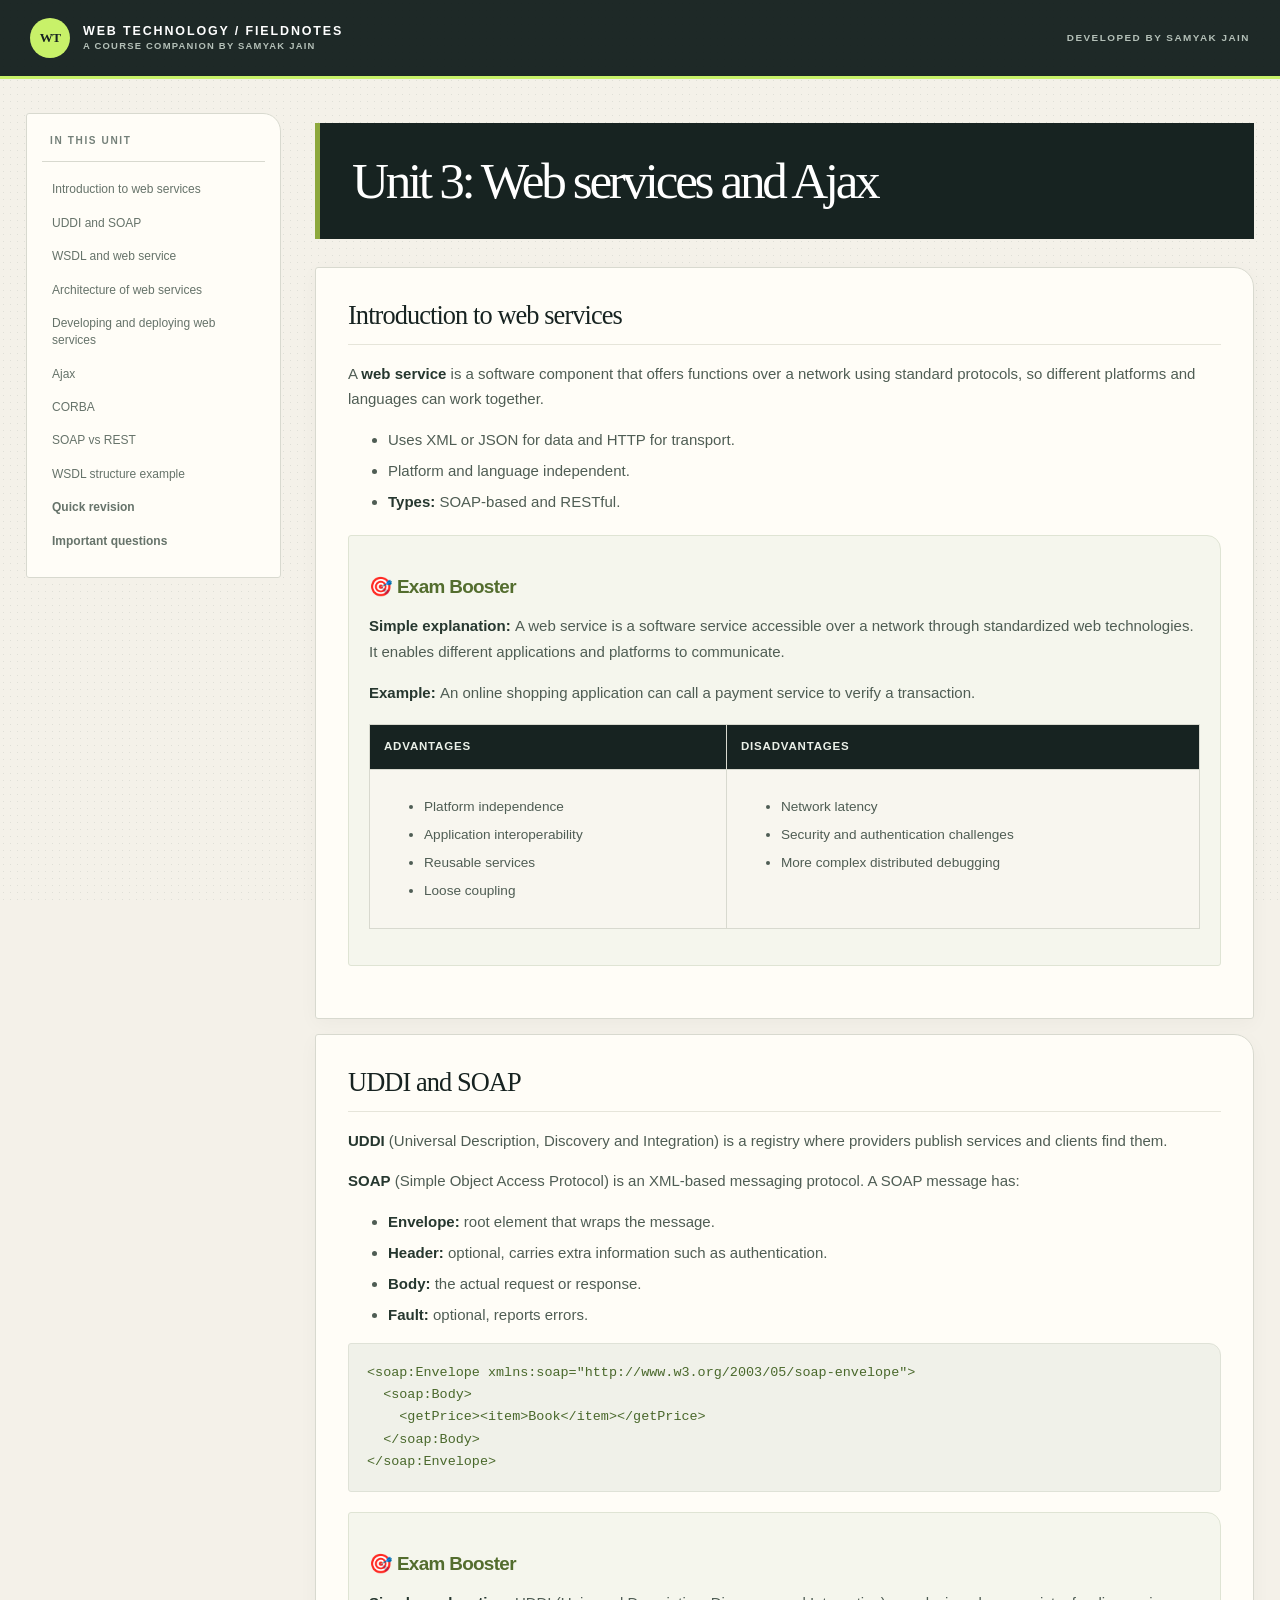
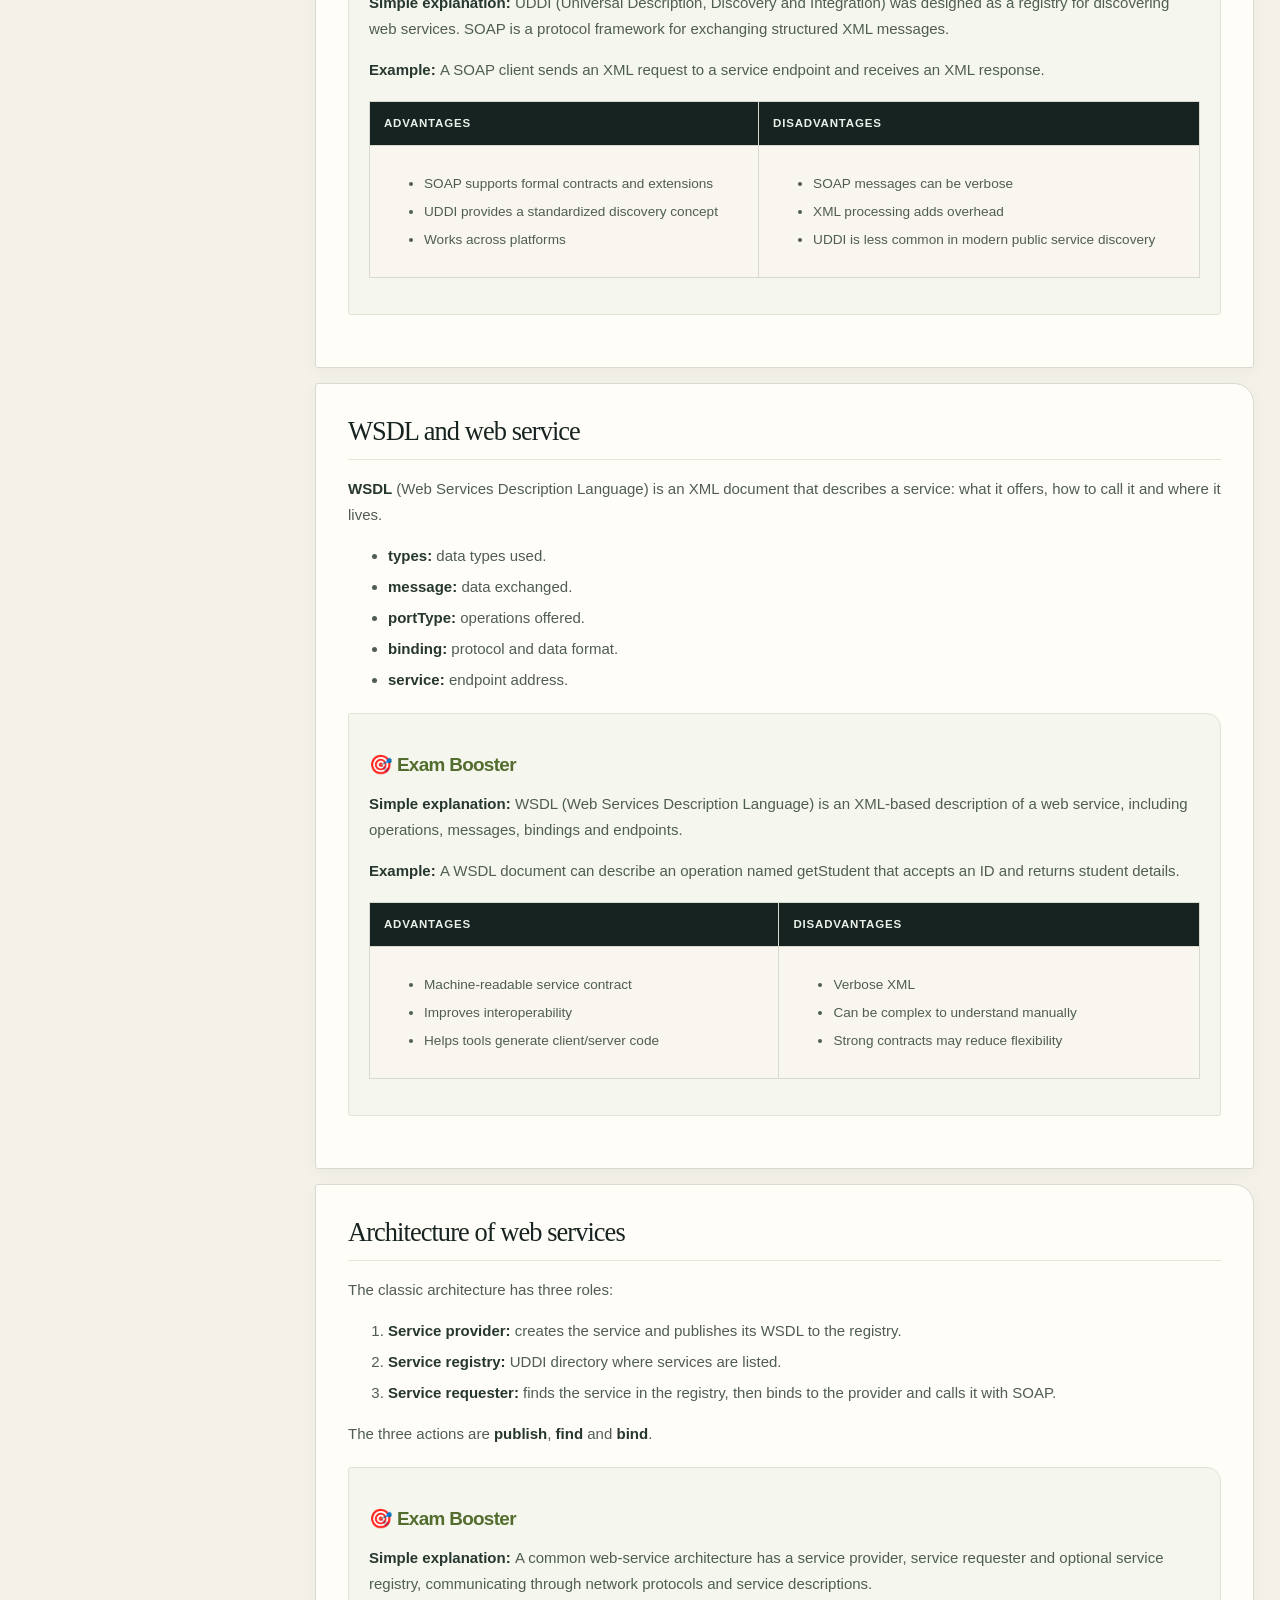
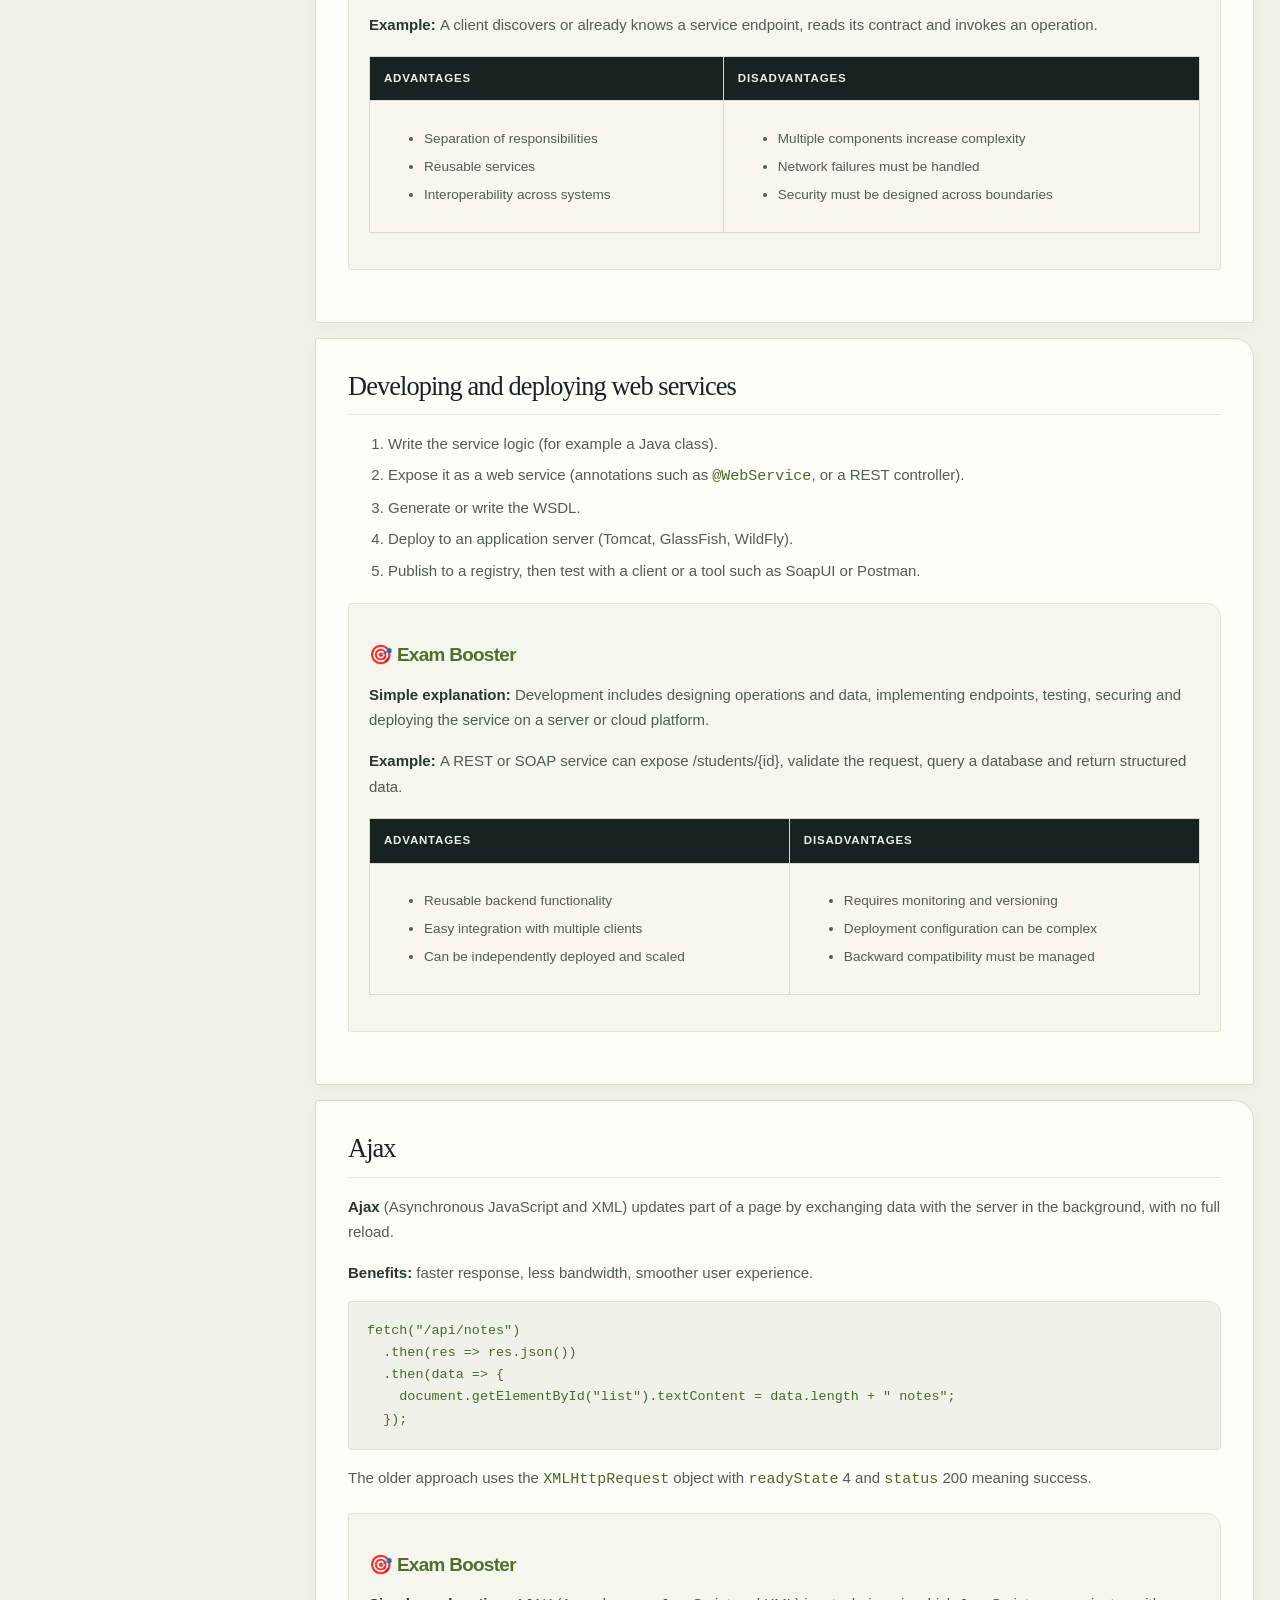
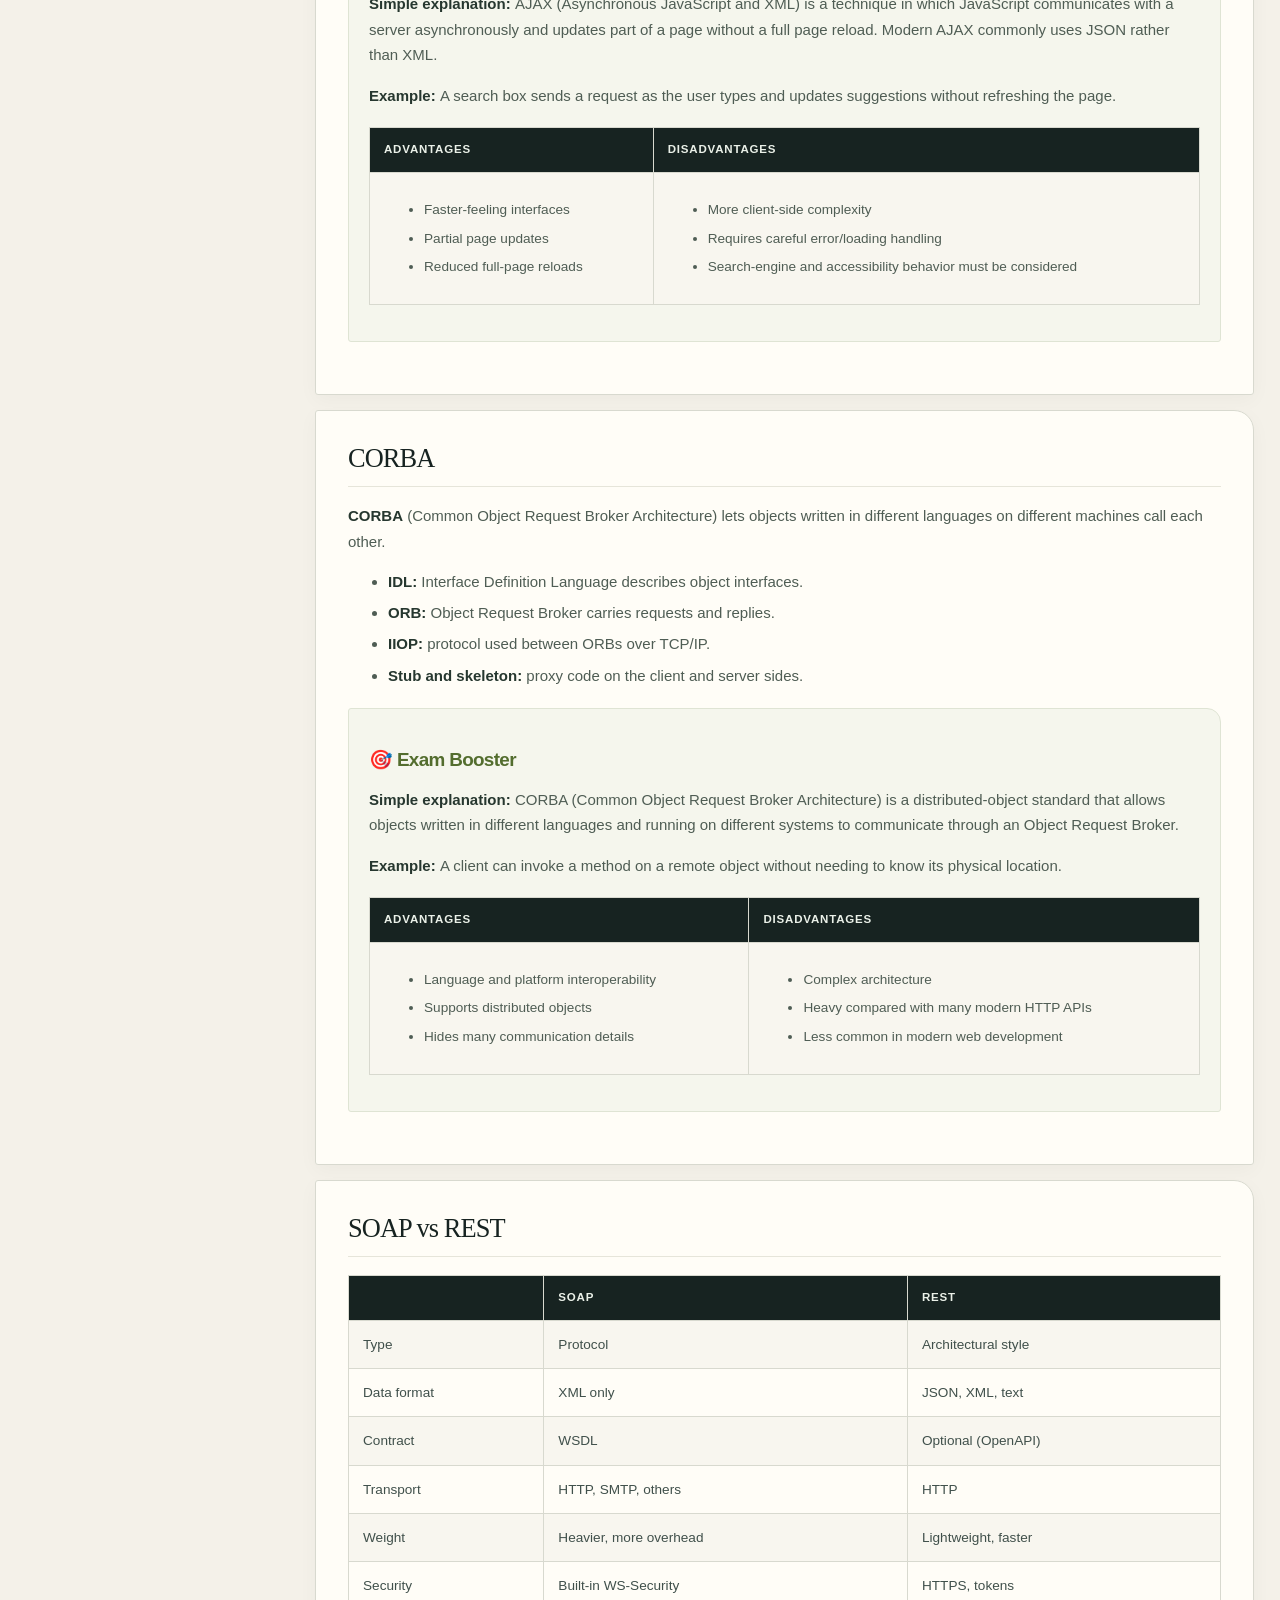
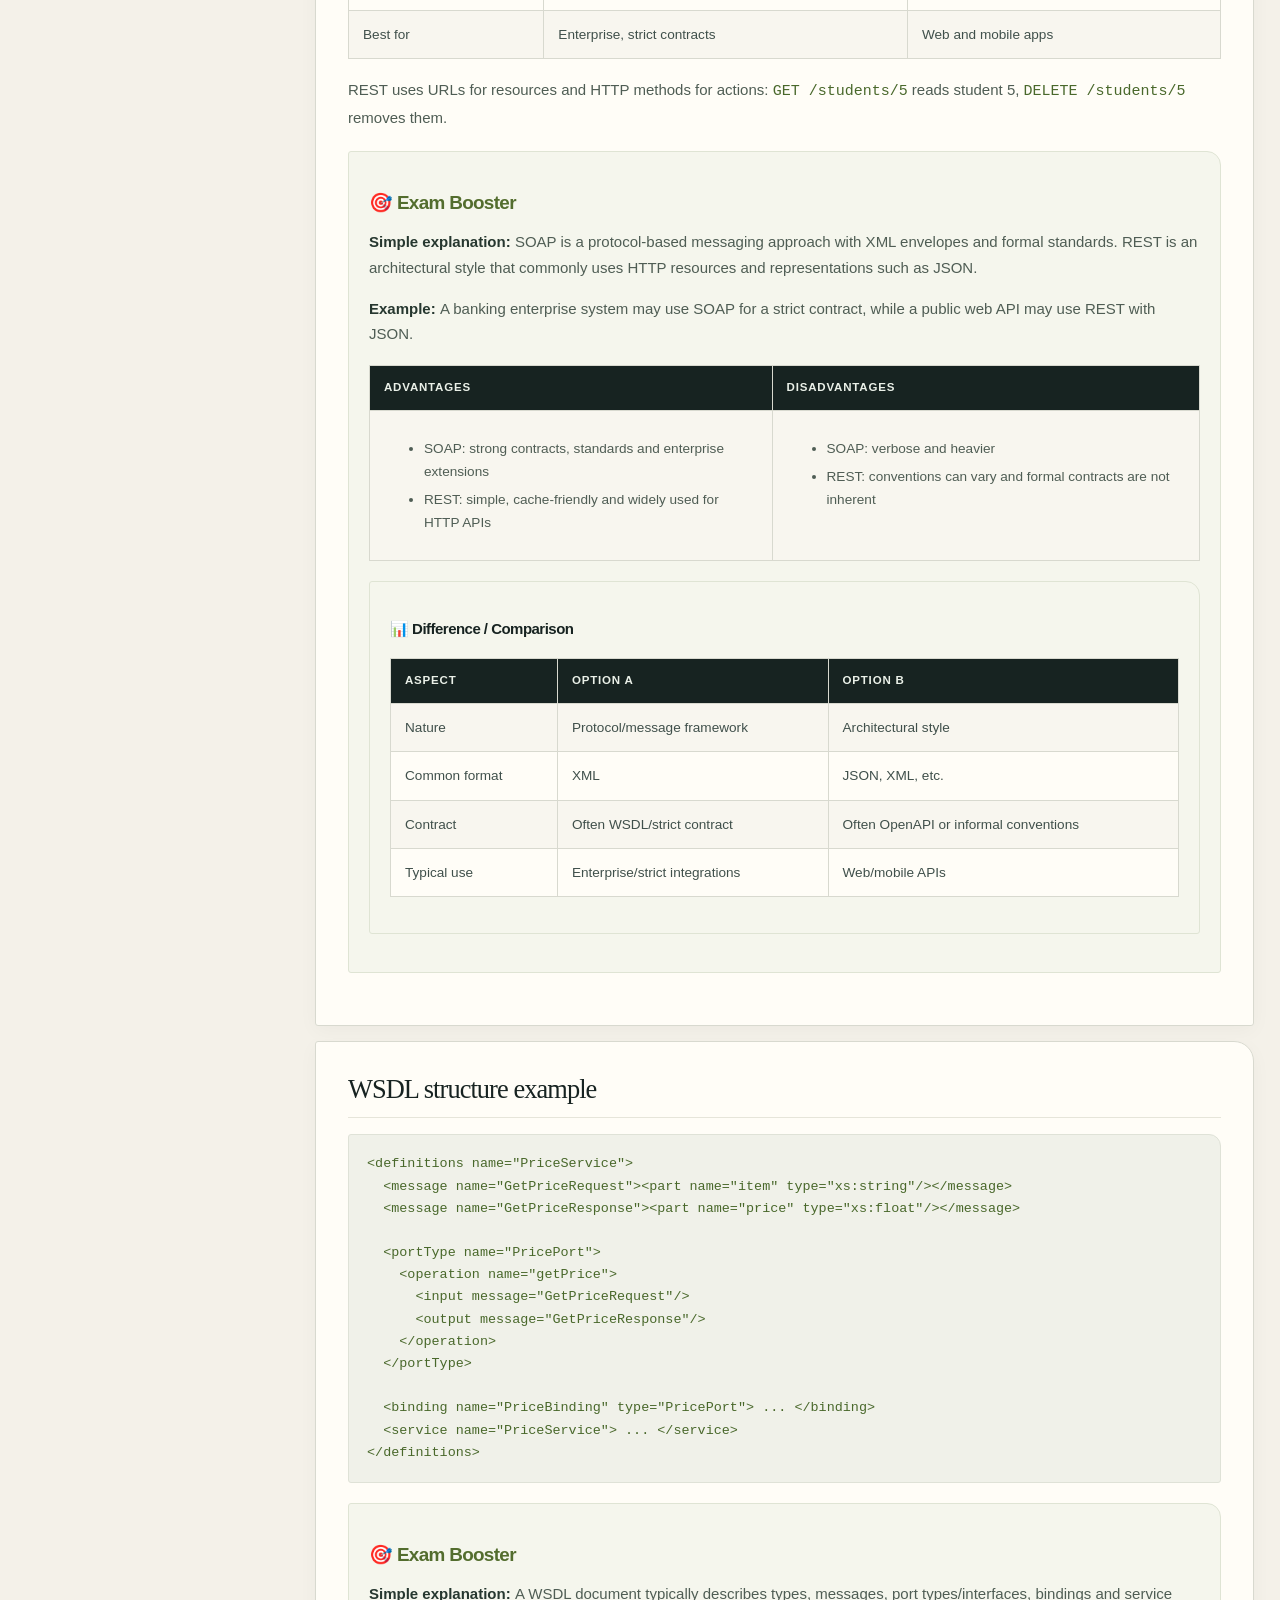
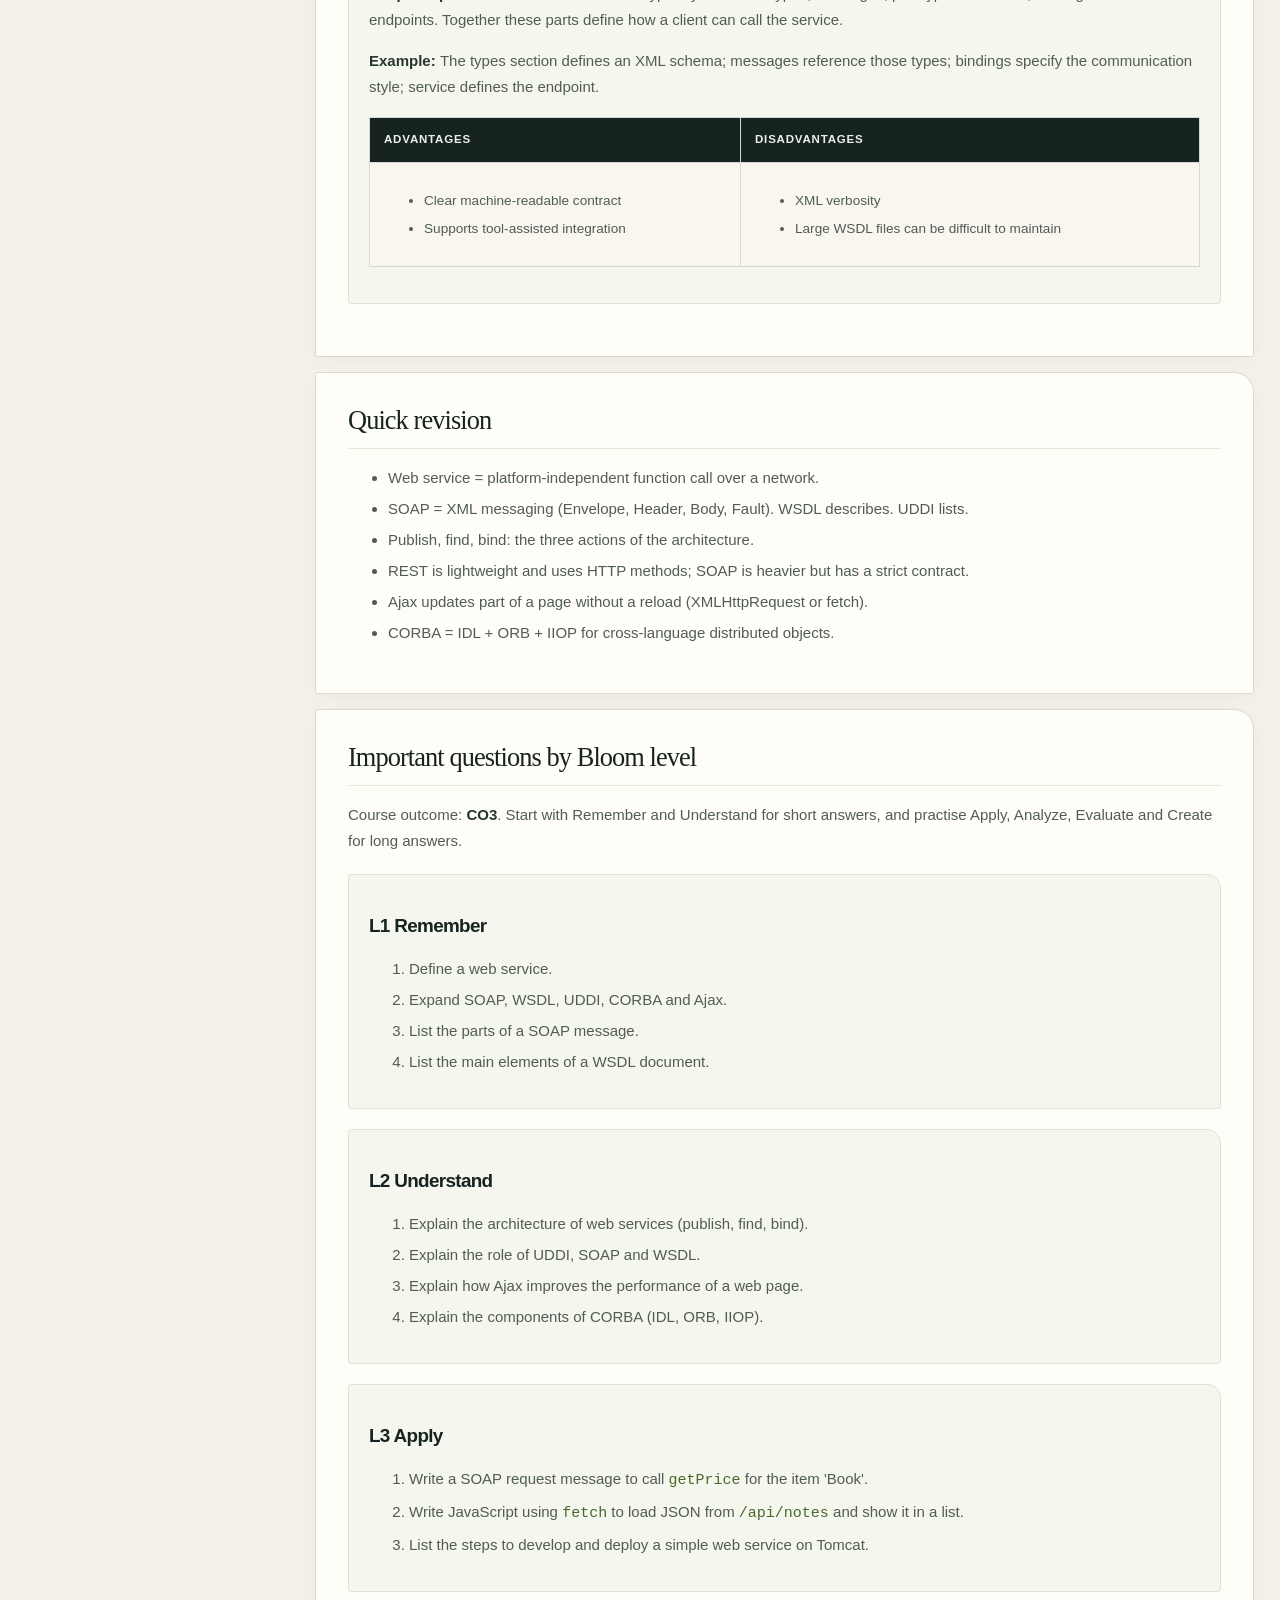
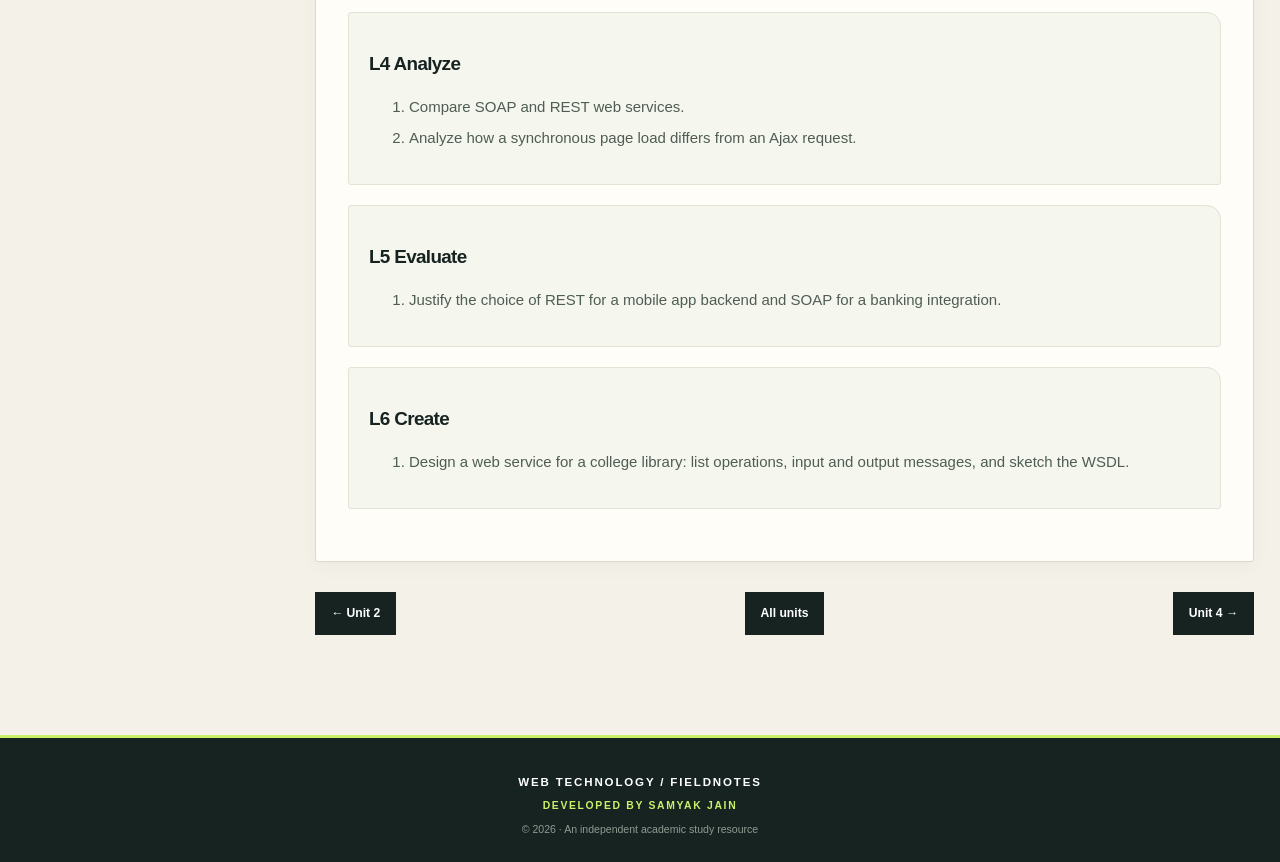
<file: unit3.html>
<!DOCTYPE html>

<html lang="en">
<head>
<meta charset="utf-8"/>
<meta content="width=device-width, initial-scale=1" name="viewport"/>
<title>Unit 3 - Web Technology</title>
<link href="style.css" rel="stylesheet"/>
</head>
<body>
<header class="top">
  <div class="top-inner">
    <a class="brand" href="index.html" aria-label="Web Technology Notes home">
      <span class="brand-mark">WT</span>
      <span class="brand-copy">
        <span class="brand-name">WEB TECHNOLOGY / FIELDNOTES</span>
        <span class="brand-subtitle">A COURSE COMPANION BY SAMYAK JAIN</span>
      </span>
    </a>
    <span class="top-credit">DEVELOPED BY SAMYAK JAIN</span>
  </div>
</header>
<div class="layout"><aside class="toc"><p class="toc-title">In this unit</p><ul><li><a href="#introduction-to-web-services">Introduction to web services</a></li><li><a href="#uddi-and-soap">UDDI and SOAP</a></li><li><a href="#wsdl-and-web-service">WSDL and web service</a></li><li><a href="#architecture-of-web-services">Architecture of web services</a></li><li><a href="#developing-and-deploying-web-services">Developing and deploying web services</a></li><li><a href="#ajax">Ajax</a></li><li><a href="#corba">CORBA</a></li><li><a href="#soap-vs-rest">SOAP vs REST</a></li><li><a href="#wsdl-structure-example">WSDL structure example</a></li><li><a href="#quick-revision"><b>Quick revision</b></a></li><li><a href="#important-questions"><b>Important questions</b></a></li></ul></aside><main><h1>Unit 3: Web services and Ajax</h1><section id="introduction-to-web-services"><h2>Introduction to web services</h2>
<p>A <b>web service</b> is a software component that offers functions over a network using standard protocols, so different platforms and languages can work together.</p>
<ul>
<li>Uses XML or JSON for data and HTTP for transport.</li>
<li>Platform and language independent.</li>
<li><b>Types:</b> SOAP-based and RESTful.</li>
</ul><div class="exam-booster"><h3>🎯 Exam Booster</h3><p><strong>Simple explanation: </strong>A web service is a software service accessible over a network through standardized web technologies. It enables different applications and platforms to communicate.</p><p><strong>Example: </strong>An online shopping application can call a payment service to verify a transaction.</p><table><tr><th>Advantages</th><th>Disadvantages</th></tr><tr><td><ul><li>Platform independence</li><li>Application interoperability</li><li>Reusable services</li><li>Loose coupling</li></ul></td><td><ul><li>Network latency</li><li>Security and authentication challenges</li><li>More complex distributed debugging</li></ul></td></tr></table></div></section><section id="uddi-and-soap"><h2>UDDI and SOAP</h2>
<p><b>UDDI</b> (Universal Description, Discovery and Integration) is a registry where providers publish services and clients find them.</p>
<p><b>SOAP</b> (Simple Object Access Protocol) is an XML-based messaging protocol. A SOAP message has:</p>
<ul>
<li><b>Envelope:</b> root element that wraps the message.</li>
<li><b>Header:</b> optional, carries extra information such as authentication.</li>
<li><b>Body:</b> the actual request or response.</li>
<li><b>Fault:</b> optional, reports errors.</li>
</ul><pre><code>&lt;soap:Envelope xmlns:soap="http://www.w3.org/2003/05/soap-envelope"&gt;
  &lt;soap:Body&gt;
    &lt;getPrice&gt;&lt;item&gt;Book&lt;/item&gt;&lt;/getPrice&gt;
  &lt;/soap:Body&gt;
&lt;/soap:Envelope&gt;</code></pre><div class="exam-booster"><h3>🎯 Exam Booster</h3><p><strong>Simple explanation: </strong>UDDI (Universal Description, Discovery and Integration) was designed as a registry for discovering web services. SOAP is a protocol framework for exchanging structured XML messages.</p><p><strong>Example: </strong>A SOAP client sends an XML request to a service endpoint and receives an XML response.</p><table><tr><th>Advantages</th><th>Disadvantages</th></tr><tr><td><ul><li>SOAP supports formal contracts and extensions</li><li>UDDI provides a standardized discovery concept</li><li>Works across platforms</li></ul></td><td><ul><li>SOAP messages can be verbose</li><li>XML processing adds overhead</li><li>UDDI is less common in modern public service discovery</li></ul></td></tr></table></div></section><section id="wsdl-and-web-service"><h2>WSDL and web service</h2>
<p><b>WSDL</b> (Web Services Description Language) is an XML document that describes a service: what it offers, how to call it and where it lives.</p>
<ul>
<li><b>types:</b> data types used.</li>
<li><b>message:</b> data exchanged.</li>
<li><b>portType:</b> operations offered.</li>
<li><b>binding:</b> protocol and data format.</li>
<li><b>service:</b> endpoint address.</li>
</ul><div class="exam-booster"><h3>🎯 Exam Booster</h3><p><strong>Simple explanation: </strong>WSDL (Web Services Description Language) is an XML-based description of a web service, including operations, messages, bindings and endpoints.</p><p><strong>Example: </strong>A WSDL document can describe an operation named getStudent that accepts an ID and returns student details.</p><table><tr><th>Advantages</th><th>Disadvantages</th></tr><tr><td><ul><li>Machine-readable service contract</li><li>Improves interoperability</li><li>Helps tools generate client/server code</li></ul></td><td><ul><li>Verbose XML</li><li>Can be complex to understand manually</li><li>Strong contracts may reduce flexibility</li></ul></td></tr></table></div></section><section id="architecture-of-web-services"><h2>Architecture of web services</h2>
<p>The classic architecture has three roles:</p>
<ol>
<li><b>Service provider:</b> creates the service and publishes its WSDL to the registry.</li>
<li><b>Service registry:</b> UDDI directory where services are listed.</li>
<li><b>Service requester:</b> finds the service in the registry, then binds to the provider and calls it with SOAP.</li>
</ol>
<p>The three actions are <b>publish</b>, <b>find</b> and <b>bind</b>.</p><div class="exam-booster"><h3>🎯 Exam Booster</h3><p><strong>Simple explanation: </strong>A common web-service architecture has a service provider, service requester and optional service registry, communicating through network protocols and service descriptions.</p><p><strong>Example: </strong>A client discovers or already knows a service endpoint, reads its contract and invokes an operation.</p><table><tr><th>Advantages</th><th>Disadvantages</th></tr><tr><td><ul><li>Separation of responsibilities</li><li>Reusable services</li><li>Interoperability across systems</li></ul></td><td><ul><li>Multiple components increase complexity</li><li>Network failures must be handled</li><li>Security must be designed across boundaries</li></ul></td></tr></table></div></section><section id="developing-and-deploying-web-services"><h2>Developing and deploying web services</h2>
<ol>
<li>Write the service logic (for example a Java class).</li>
<li>Expose it as a web service (annotations such as <code>@WebService</code>, or a REST controller).</li>
<li>Generate or write the WSDL.</li>
<li>Deploy to an application server (Tomcat, GlassFish, WildFly).</li>
<li>Publish to a registry, then test with a client or a tool such as SoapUI or Postman.</li>
</ol><div class="exam-booster"><h3>🎯 Exam Booster</h3><p><strong>Simple explanation: </strong>Development includes designing operations and data, implementing endpoints, testing, securing and deploying the service on a server or cloud platform.</p><p><strong>Example: </strong>A REST or SOAP service can expose /students/{id}, validate the request, query a database and return structured data.</p><table><tr><th>Advantages</th><th>Disadvantages</th></tr><tr><td><ul><li>Reusable backend functionality</li><li>Easy integration with multiple clients</li><li>Can be independently deployed and scaled</li></ul></td><td><ul><li>Requires monitoring and versioning</li><li>Deployment configuration can be complex</li><li>Backward compatibility must be managed</li></ul></td></tr></table></div></section><section id="ajax"><h2>Ajax</h2>
<p><b>Ajax</b> (Asynchronous JavaScript and XML) updates part of a page by exchanging data with the server in the background, with no full reload.</p>
<p><b>Benefits:</b> faster response, less bandwidth, smoother user experience.</p><pre><code>fetch("/api/notes")
  .then(res =&gt; res.json())
  .then(data =&gt; {
    document.getElementById("list").textContent = data.length + " notes";
  });</code></pre>
<p>The older approach uses the <code>XMLHttpRequest</code> object with <code>readyState</code> 4 and <code>status</code> 200 meaning success.</p><div class="exam-booster"><h3>🎯 Exam Booster</h3><p><strong>Simple explanation: </strong>AJAX (Asynchronous JavaScript and XML) is a technique in which JavaScript communicates with a server asynchronously and updates part of a page without a full page reload. Modern AJAX commonly uses JSON rather than XML.</p><p><strong>Example: </strong>A search box sends a request as the user types and updates suggestions without refreshing the page.</p><table><tr><th>Advantages</th><th>Disadvantages</th></tr><tr><td><ul><li>Faster-feeling interfaces</li><li>Partial page updates</li><li>Reduced full-page reloads</li></ul></td><td><ul><li>More client-side complexity</li><li>Requires careful error/loading handling</li><li>Search-engine and accessibility behavior must be considered</li></ul></td></tr></table></div></section><section id="corba"><h2>CORBA</h2>
<p><b>CORBA</b> (Common Object Request Broker Architecture) lets objects written in different languages on different machines call each other.</p>
<ul>
<li><b>IDL:</b> Interface Definition Language describes object interfaces.</li>
<li><b>ORB:</b> Object Request Broker carries requests and replies.</li>
<li><b>IIOP:</b> protocol used between ORBs over TCP/IP.</li>
<li><b>Stub and skeleton:</b> proxy code on the client and server sides.</li>
</ul><div class="exam-booster"><h3>🎯 Exam Booster</h3><p><strong>Simple explanation: </strong>CORBA (Common Object Request Broker Architecture) is a distributed-object standard that allows objects written in different languages and running on different systems to communicate through an Object Request Broker.</p><p><strong>Example: </strong>A client can invoke a method on a remote object without needing to know its physical location.</p><table><tr><th>Advantages</th><th>Disadvantages</th></tr><tr><td><ul><li>Language and platform interoperability</li><li>Supports distributed objects</li><li>Hides many communication details</li></ul></td><td><ul><li>Complex architecture</li><li>Heavy compared with many modern HTTP APIs</li><li>Less common in modern web development</li></ul></td></tr></table></div></section><section id="soap-vs-rest"><h2>SOAP vs REST</h2>
<table>
<tr><th></th><th>SOAP</th><th>REST</th></tr>
<tr><td>Type</td><td>Protocol</td><td>Architectural style</td></tr>
<tr><td>Data format</td><td>XML only</td><td>JSON, XML, text</td></tr>
<tr><td>Contract</td><td>WSDL</td><td>Optional (OpenAPI)</td></tr>
<tr><td>Transport</td><td>HTTP, SMTP, others</td><td>HTTP</td></tr>
<tr><td>Weight</td><td>Heavier, more overhead</td><td>Lightweight, faster</td></tr>
<tr><td>Security</td><td>Built-in WS-Security</td><td>HTTPS, tokens</td></tr>
<tr><td>Best for</td><td>Enterprise, strict contracts</td><td>Web and mobile apps</td></tr>
</table>
<p>REST uses URLs for resources and HTTP methods for actions: <code>GET /students/5</code> reads student 5, <code>DELETE /students/5</code> removes them.</p><div class="exam-booster"><h3>🎯 Exam Booster</h3><p><strong>Simple explanation: </strong>SOAP is a protocol-based messaging approach with XML envelopes and formal standards. REST is an architectural style that commonly uses HTTP resources and representations such as JSON.</p><p><strong>Example: </strong>A banking enterprise system may use SOAP for a strict contract, while a public web API may use REST with JSON.</p><table><tr><th>Advantages</th><th>Disadvantages</th></tr><tr><td><ul><li>SOAP: strong contracts, standards and enterprise extensions</li><li>REST: simple, cache-friendly and widely used for HTTP APIs</li></ul></td><td><ul><li>SOAP: verbose and heavier</li><li>REST: conventions can vary and formal contracts are not inherent</li></ul></td></tr></table><div class="difference-box"><h4>📊 Difference / Comparison</h4><table><tr><th>Aspect</th><th>Option A</th><th>Option B</th></tr><tr><td>Nature</td><td>Protocol/message framework</td><td>Architectural style</td></tr><tr><td>Common format</td><td>XML</td><td>JSON, XML, etc.</td></tr><tr><td>Contract</td><td>Often WSDL/strict contract</td><td>Often OpenAPI or informal conventions</td></tr><tr><td>Typical use</td><td>Enterprise/strict integrations</td><td>Web/mobile APIs</td></tr></table></div></div></section><section id="wsdl-structure-example"><h2>WSDL structure example</h2><pre><code>&lt;definitions name="PriceService"&gt;
  &lt;message name="GetPriceRequest"&gt;&lt;part name="item" type="xs:string"/&gt;&lt;/message&gt;
  &lt;message name="GetPriceResponse"&gt;&lt;part name="price" type="xs:float"/&gt;&lt;/message&gt;

  &lt;portType name="PricePort"&gt;
    &lt;operation name="getPrice"&gt;
      &lt;input message="GetPriceRequest"/&gt;
      &lt;output message="GetPriceResponse"/&gt;
    &lt;/operation&gt;
  &lt;/portType&gt;

  &lt;binding name="PriceBinding" type="PricePort"&gt; ... &lt;/binding&gt;
  &lt;service name="PriceService"&gt; ... &lt;/service&gt;
&lt;/definitions&gt;</code></pre><div class="exam-booster"><h3>🎯 Exam Booster</h3><p><strong>Simple explanation: </strong>A WSDL document typically describes types, messages, port types/interfaces, bindings and service endpoints. Together these parts define how a client can call the service.</p><p><strong>Example: </strong>The types section defines an XML schema; messages reference those types; bindings specify the communication style; service defines the endpoint.</p><table><tr><th>Advantages</th><th>Disadvantages</th></tr><tr><td><ul><li>Clear machine-readable contract</li><li>Supports tool-assisted integration</li></ul></td><td><ul><li>XML verbosity</li><li>Large WSDL files can be difficult to maintain</li></ul></td></tr></table></div></section><section id="quick-revision"><h2>Quick revision</h2><ul><li>Web service = platform-independent function call over a network.</li><li>SOAP = XML messaging (Envelope, Header, Body, Fault). WSDL describes. UDDI lists.</li><li>Publish, find, bind: the three actions of the architecture.</li><li>REST is lightweight and uses HTTP methods; SOAP is heavier but has a strict contract.</li><li>Ajax updates part of a page without a reload (XMLHttpRequest or fetch).</li><li>CORBA = IDL + ORB + IIOP for cross-language distributed objects.</li></ul></section><section id="important-questions"><h2>Important questions by Bloom level</h2><p class="note">Course outcome: <b>CO3</b>. Start with Remember and Understand for short answers, and practise Apply, Analyze, Evaluate and Create for long answers.</p><div class="bloom"><h3><span class="tag">L1</span> Remember</h3><ol><li>Define a web service.</li><li>Expand SOAP, WSDL, UDDI, CORBA and Ajax.</li><li>List the parts of a SOAP message.</li><li>List the main elements of a WSDL document.</li></ol></div><div class="bloom"><h3><span class="tag">L2</span> Understand</h3><ol><li>Explain the architecture of web services (publish, find, bind).</li><li>Explain the role of UDDI, SOAP and WSDL.</li><li>Explain how Ajax improves the performance of a web page.</li><li>Explain the components of CORBA (IDL, ORB, IIOP).</li></ol></div><div class="bloom"><h3><span class="tag">L3</span> Apply</h3><ol><li>Write a SOAP request message to call <code>getPrice</code> for the item 'Book'.</li><li>Write JavaScript using <code>fetch</code> to load JSON from <code>/api/notes</code> and show it in a list.</li><li>List the steps to develop and deploy a simple web service on Tomcat.</li></ol></div><div class="bloom"><h3><span class="tag">L4</span> Analyze</h3><ol><li>Compare SOAP and REST web services.</li><li>Analyze how a synchronous page load differs from an Ajax request.</li></ol></div><div class="bloom"><h3><span class="tag">L5</span> Evaluate</h3><ol><li>Justify the choice of REST for a mobile app backend and SOAP for a banking integration.</li></ol></div><div class="bloom"><h3><span class="tag">L6</span> Create</h3><ol><li>Design a web service for a college library: list operations, input and output messages, and sketch the WSDL.</li></ol></div></section><nav class="pager"><a href="unit2.html">← Unit 2</a><a href="index.html">All units</a><a href="unit4.html">Unit 4 →</a></nav></main></div>
<footer class="foot">
  <strong>WEB TECHNOLOGY / FIELDNOTES</strong>
  <span>DEVELOPED BY SAMYAK JAIN</span>
  <small>© 2026 · An independent academic study resource</small>
</footer>
</body>
</html>
</file>
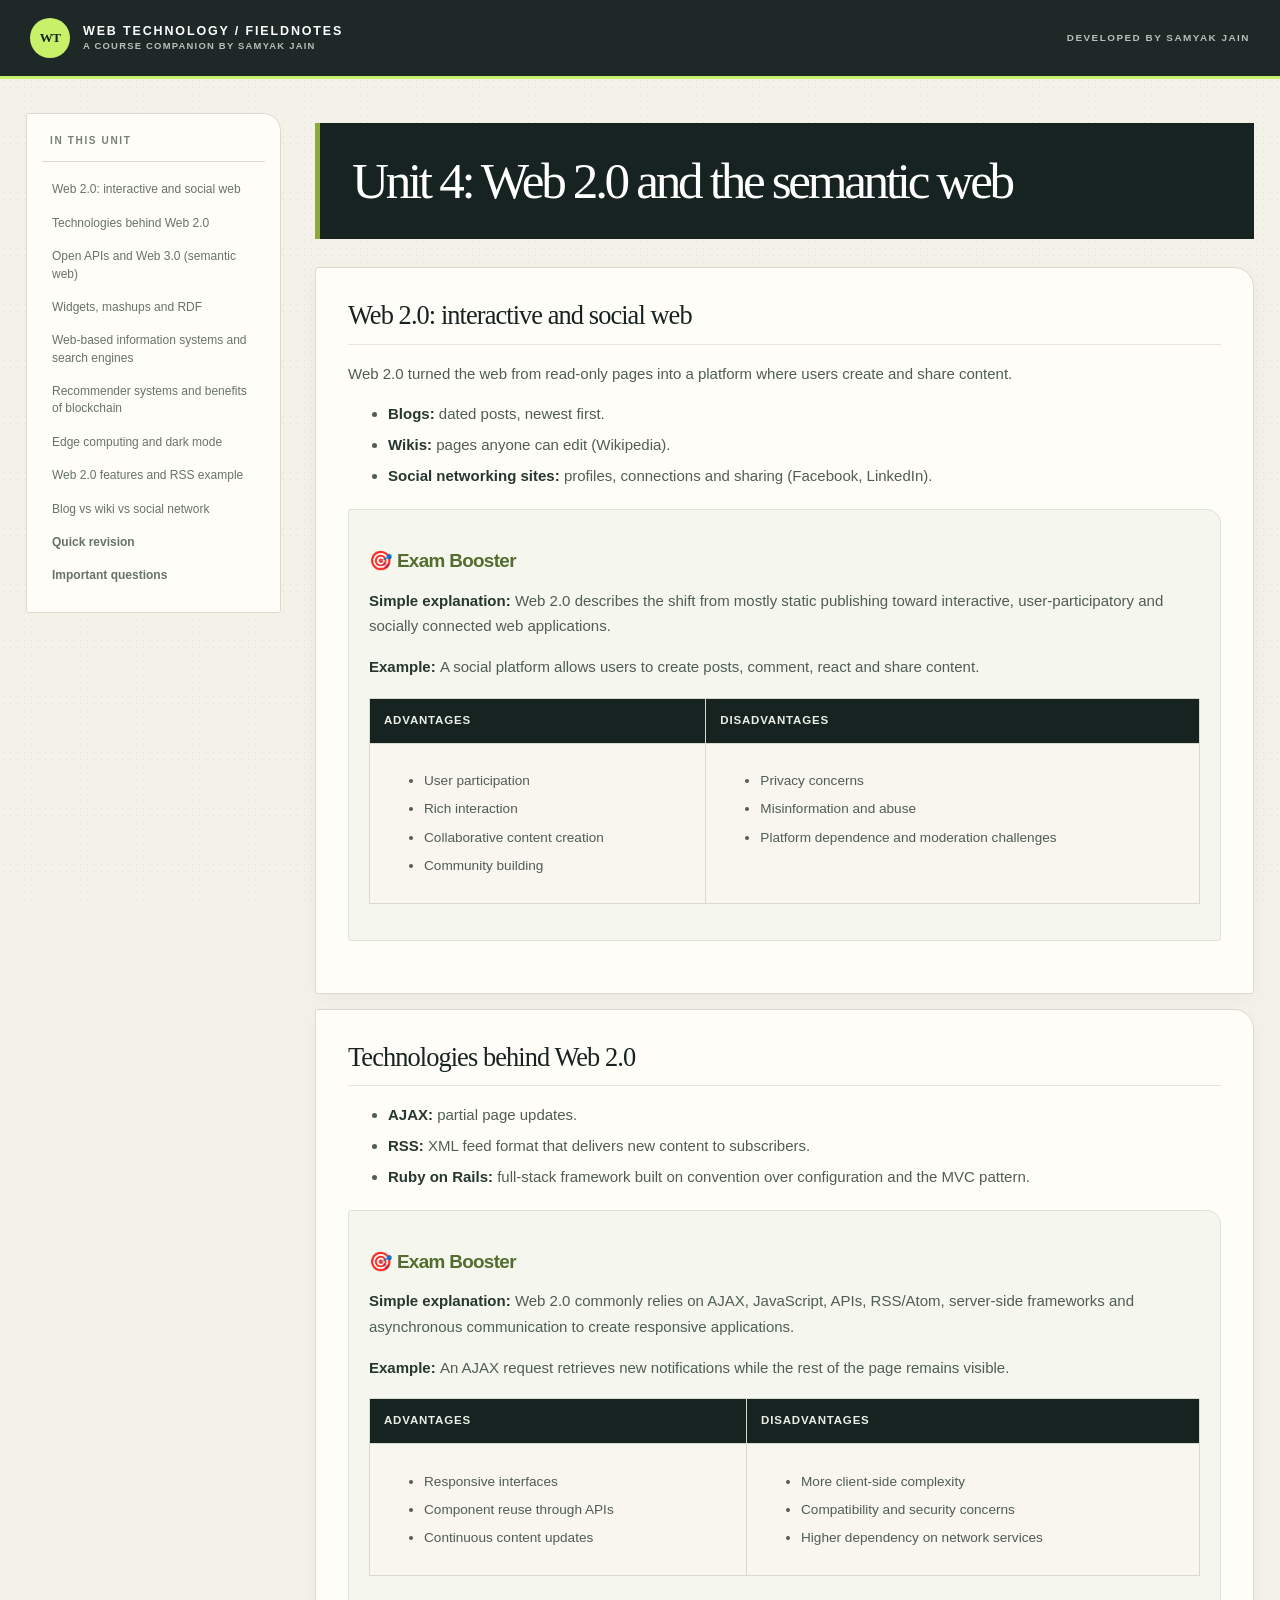
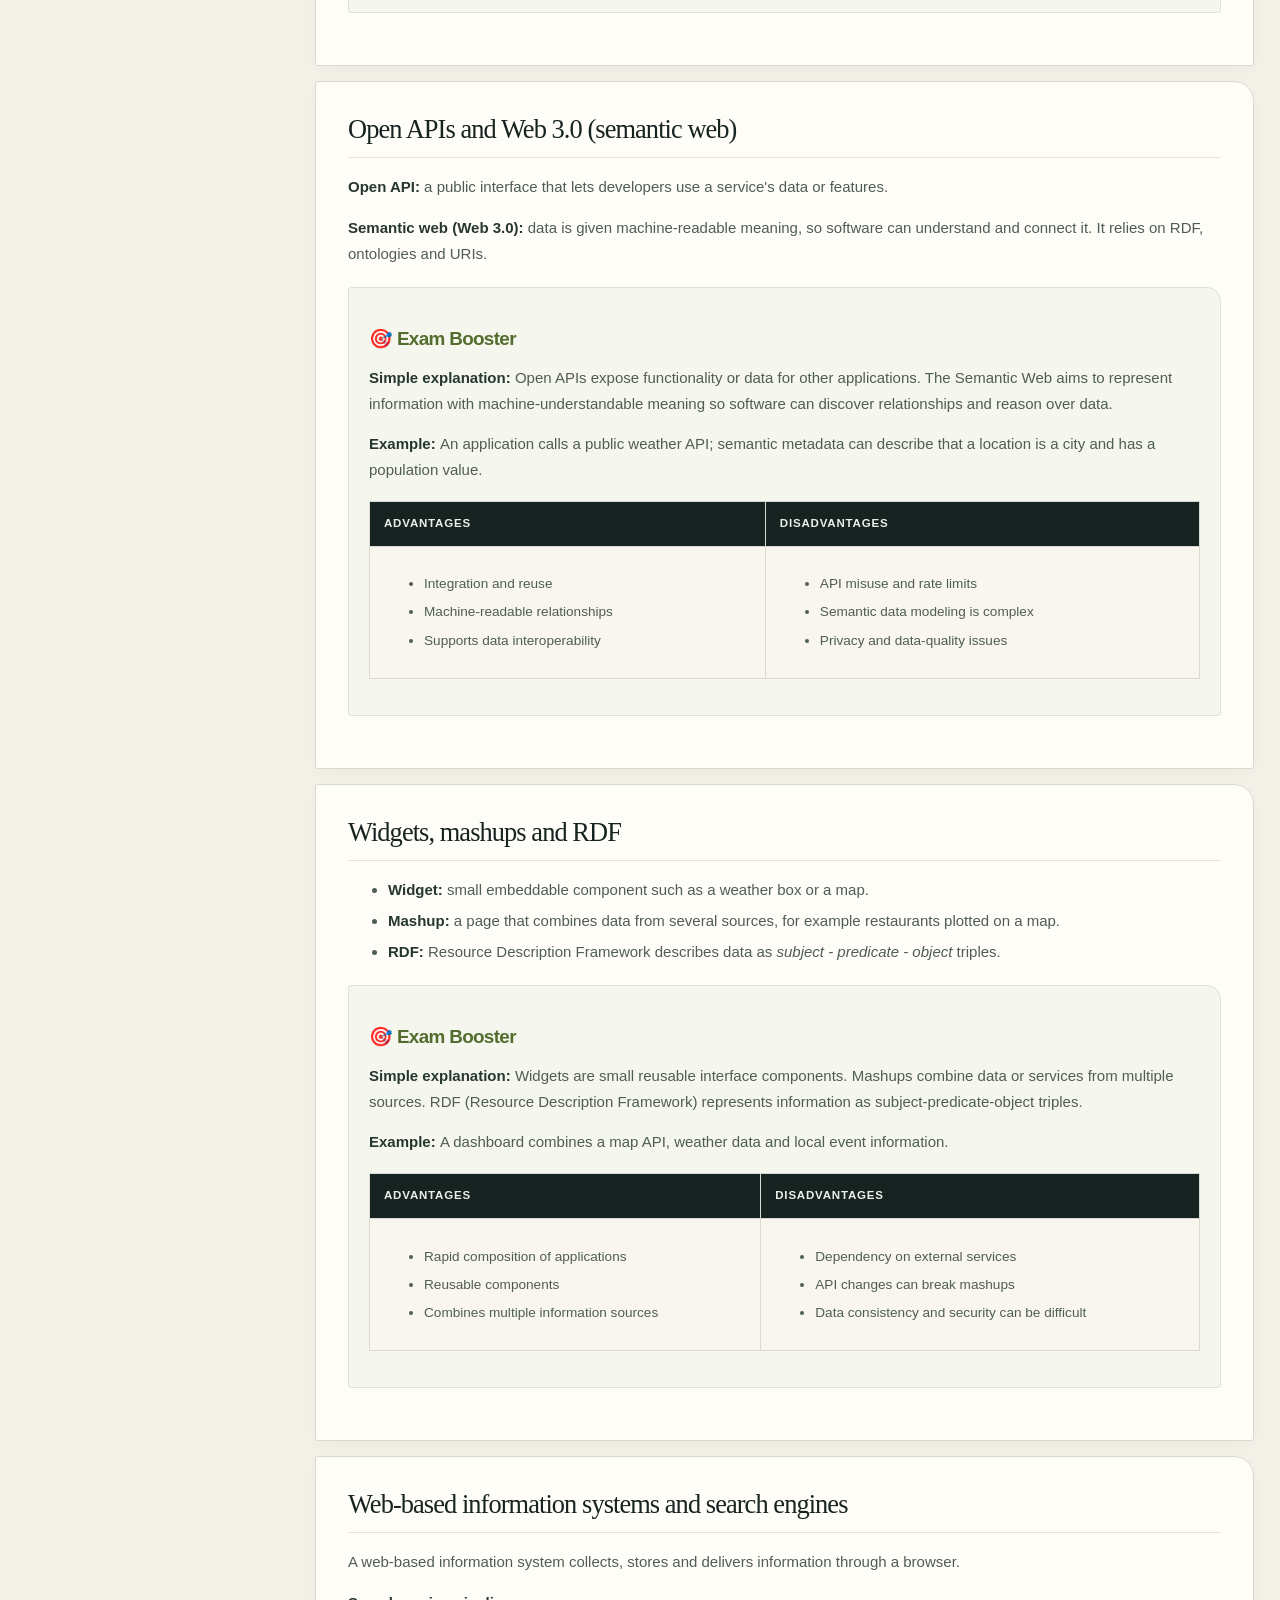
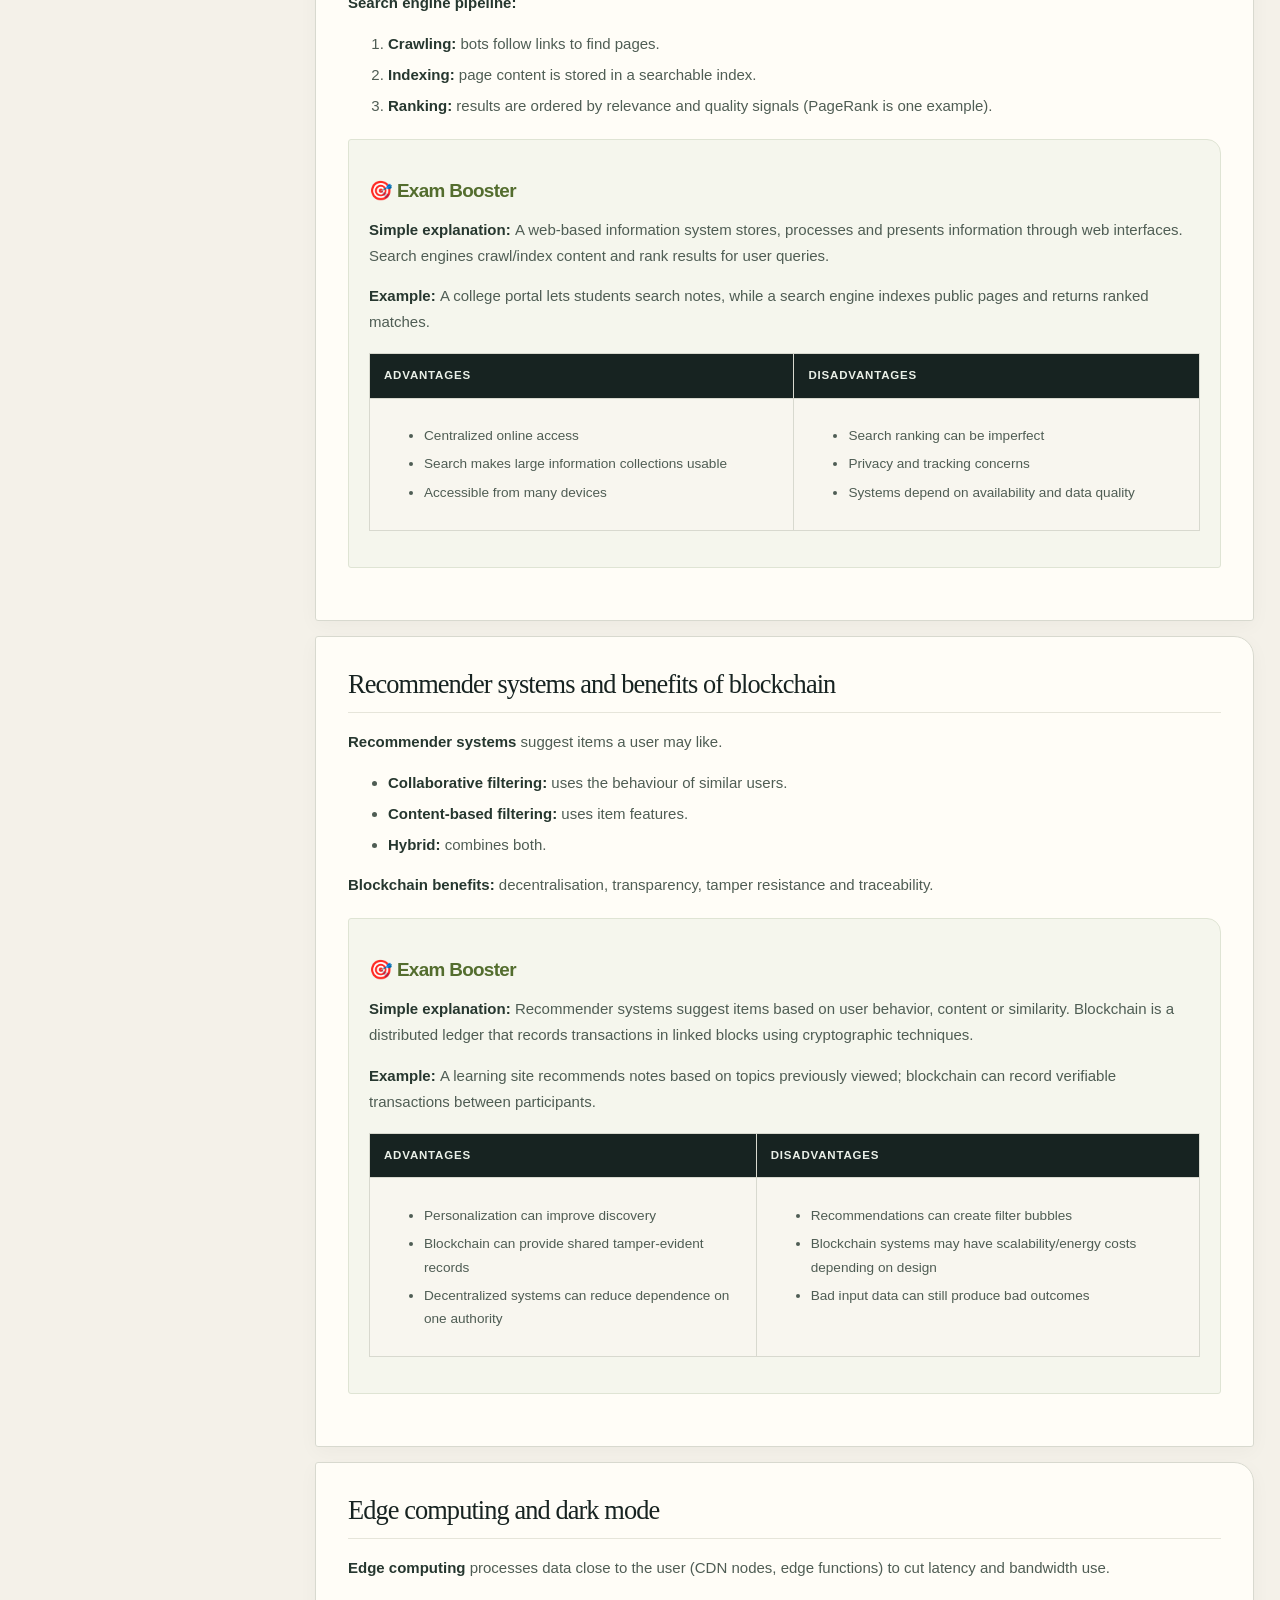
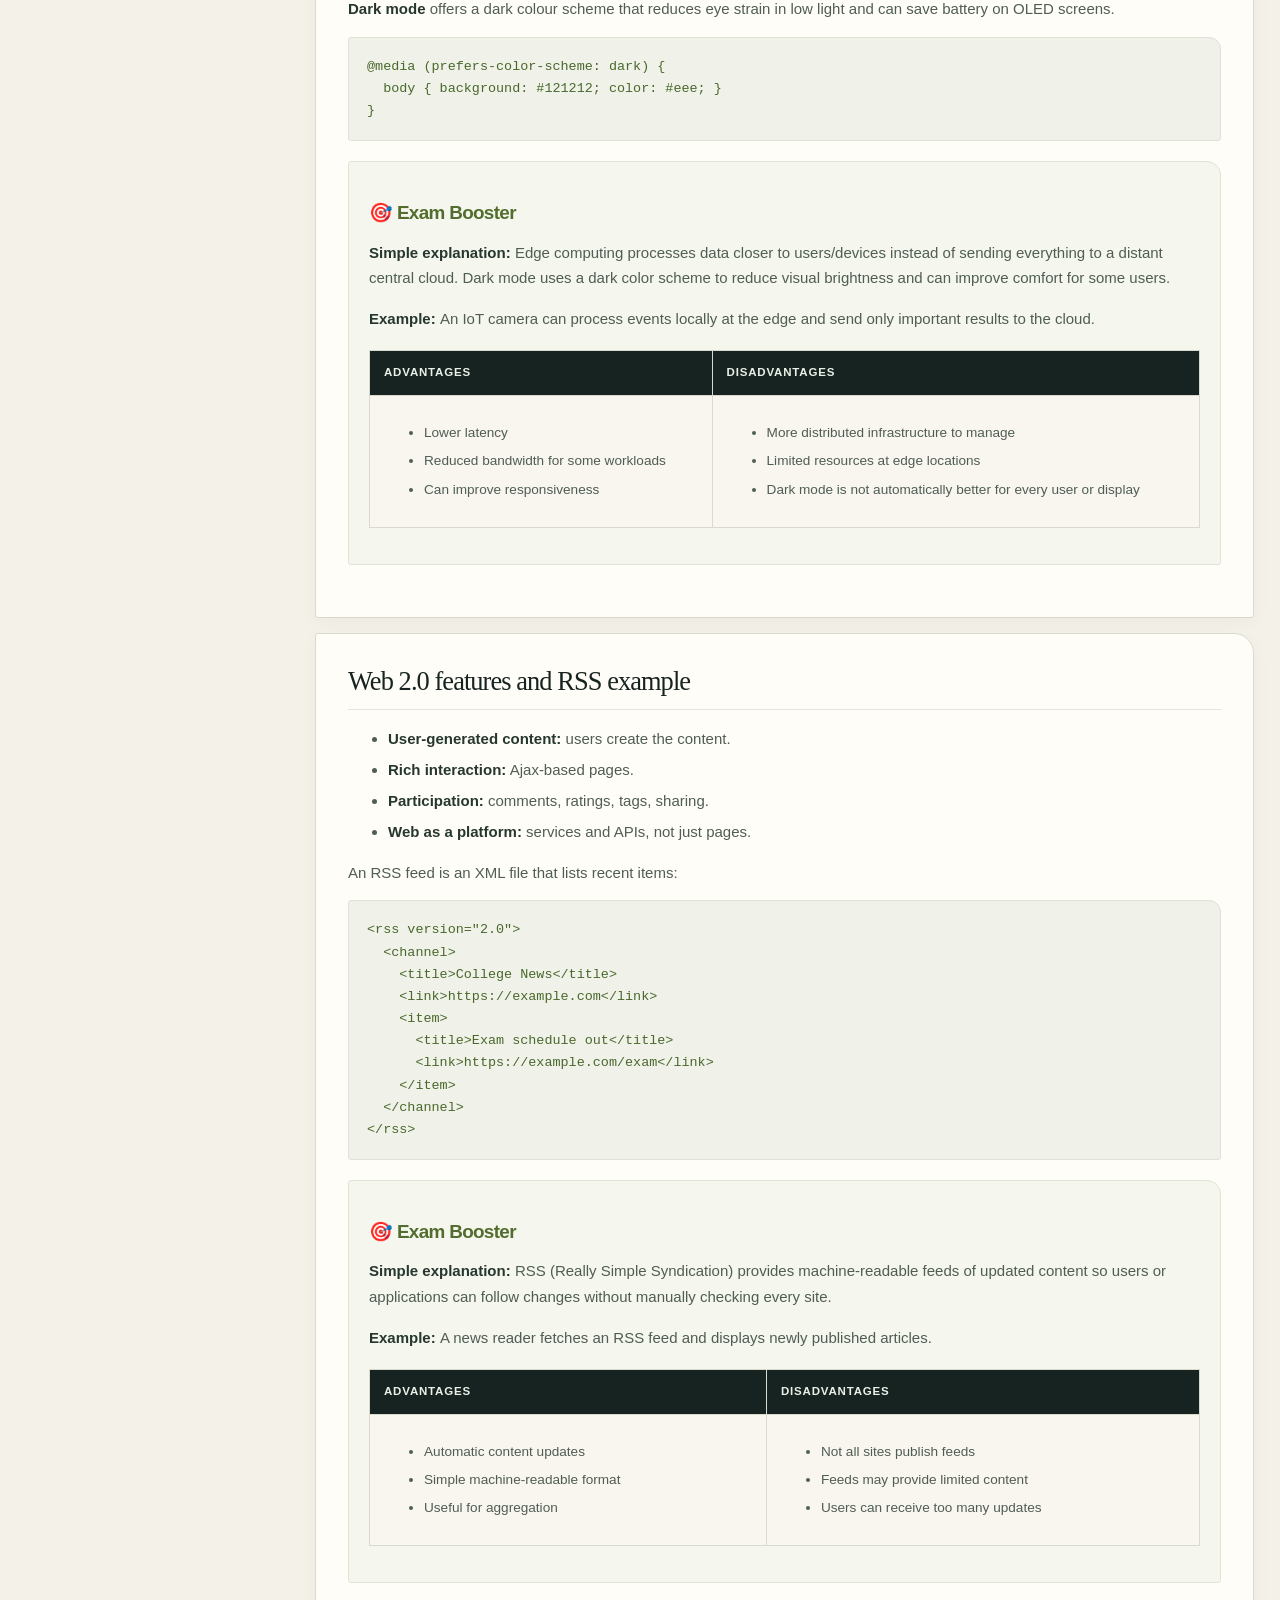
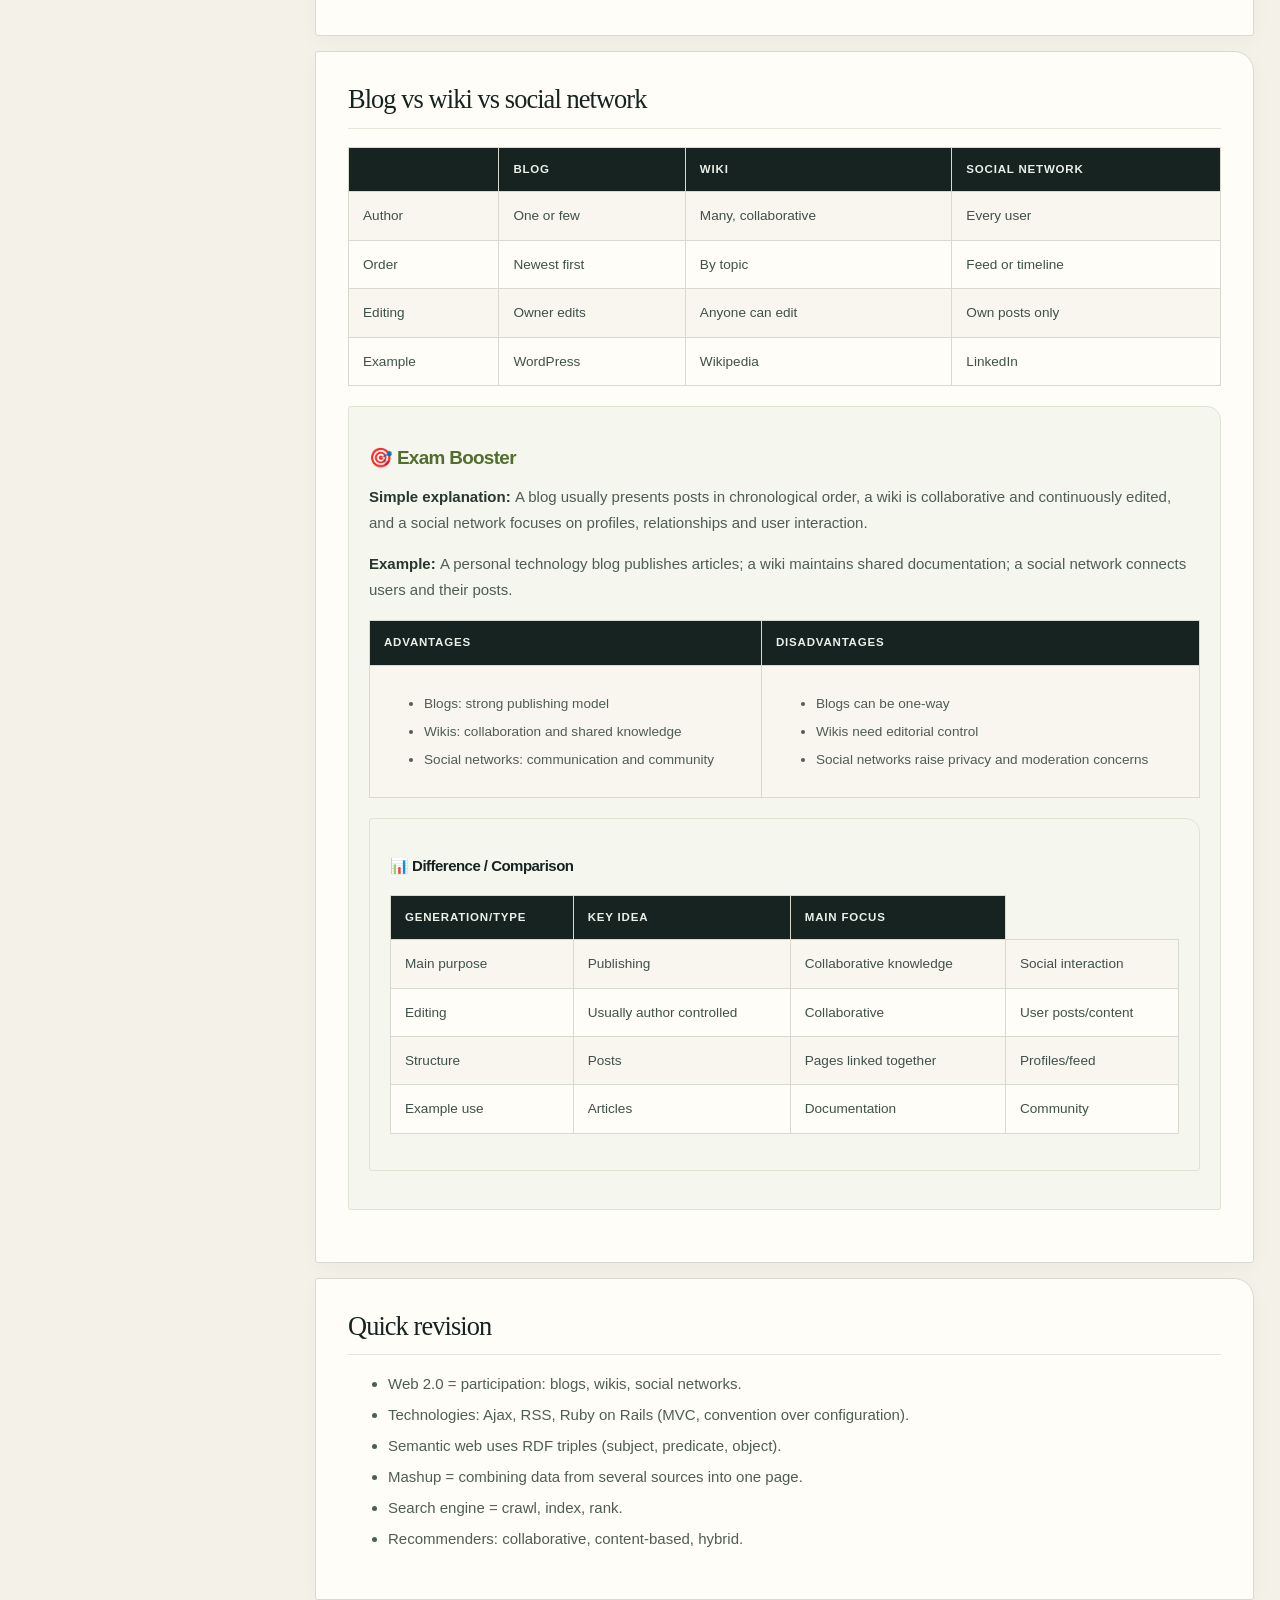
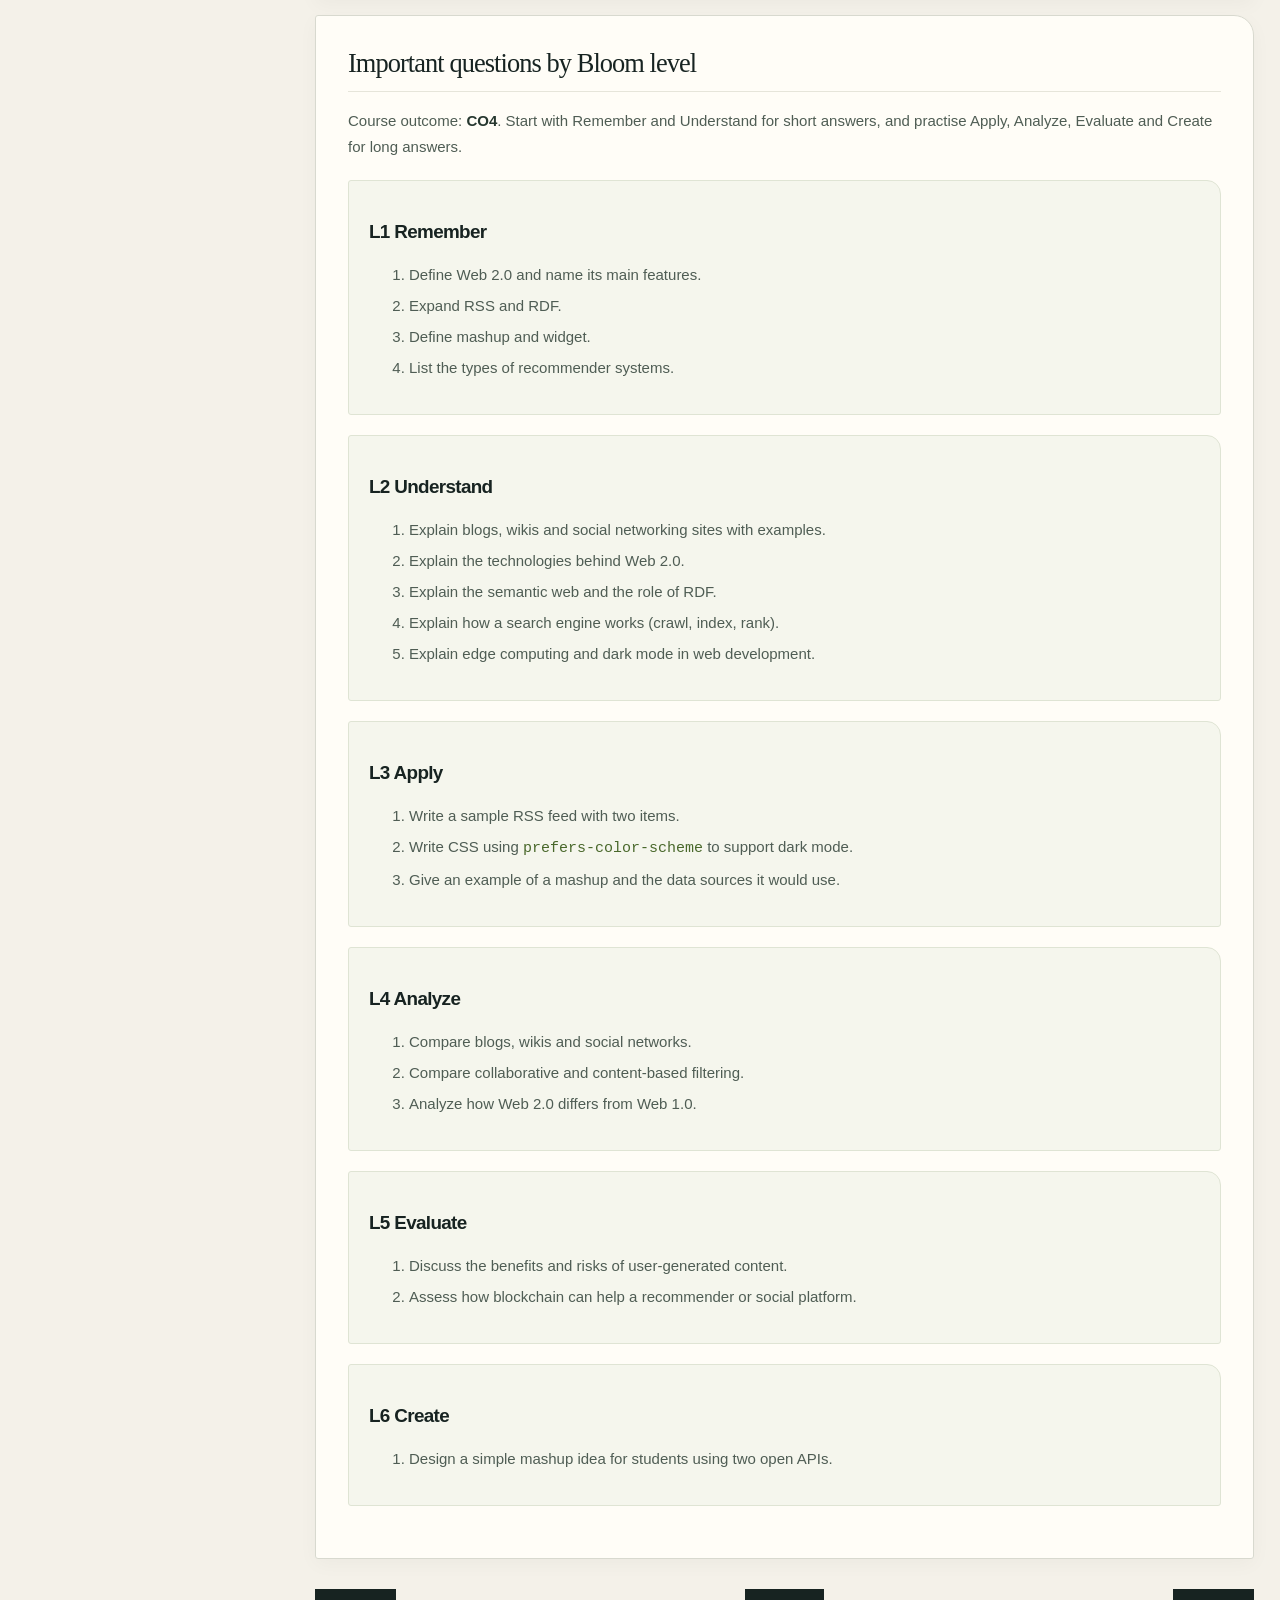
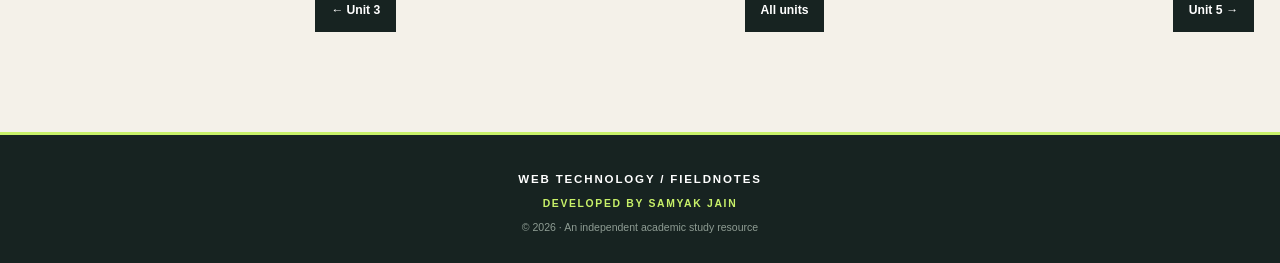
<file: unit4.html>
<!DOCTYPE html>

<html lang="en">
<head>
<meta charset="utf-8"/>
<meta content="width=device-width, initial-scale=1" name="viewport"/>
<title>Unit 4 - Web Technology</title>
<link href="style.css" rel="stylesheet"/>
</head>
<body>
<header class="top">
  <div class="top-inner">
    <a class="brand" href="index.html" aria-label="Web Technology Notes home">
      <span class="brand-mark">WT</span>
      <span class="brand-copy">
        <span class="brand-name">WEB TECHNOLOGY / FIELDNOTES</span>
        <span class="brand-subtitle">A COURSE COMPANION BY SAMYAK JAIN</span>
      </span>
    </a>
    <span class="top-credit">DEVELOPED BY SAMYAK JAIN</span>
  </div>
</header>
<div class="layout"><aside class="toc"><p class="toc-title">In this unit</p><ul><li><a href="#web-2-0--interactive-and-social-web">Web 2.0: interactive and social web</a></li><li><a href="#technologies-behind-web-2-0">Technologies behind Web 2.0</a></li><li><a href="#open-apis-and-web-3-0--semantic-web">Open APIs and Web 3.0 (semantic web)</a></li><li><a href="#widgets--mashups-and-rdf">Widgets, mashups and RDF</a></li><li><a href="#web-based-information-systems-and-search-engines">Web-based information systems and search engines</a></li><li><a href="#recommender-systems-and-benefits-of-blockchain">Recommender systems and benefits of blockchain</a></li><li><a href="#edge-computing-and-dark-mode">Edge computing and dark mode</a></li><li><a href="#web-2-0-features-and-rss-example">Web 2.0 features and RSS example</a></li><li><a href="#blog-vs-wiki-vs-social-network">Blog vs wiki vs social network</a></li><li><a href="#quick-revision"><b>Quick revision</b></a></li><li><a href="#important-questions"><b>Important questions</b></a></li></ul></aside><main><h1>Unit 4: Web 2.0 and the semantic web</h1><section id="web-2-0--interactive-and-social-web"><h2>Web 2.0: interactive and social web</h2>
<p>Web 2.0 turned the web from read-only pages into a platform where users create and share content.</p>
<ul>
<li><b>Blogs:</b> dated posts, newest first.</li>
<li><b>Wikis:</b> pages anyone can edit (Wikipedia).</li>
<li><b>Social networking sites:</b> profiles, connections and sharing (Facebook, LinkedIn).</li>
</ul><div class="exam-booster"><h3>🎯 Exam Booster</h3><p><strong>Simple explanation: </strong>Web 2.0 describes the shift from mostly static publishing toward interactive, user-participatory and socially connected web applications.</p><p><strong>Example: </strong>A social platform allows users to create posts, comment, react and share content.</p><table><tr><th>Advantages</th><th>Disadvantages</th></tr><tr><td><ul><li>User participation</li><li>Rich interaction</li><li>Collaborative content creation</li><li>Community building</li></ul></td><td><ul><li>Privacy concerns</li><li>Misinformation and abuse</li><li>Platform dependence and moderation challenges</li></ul></td></tr></table></div></section><section id="technologies-behind-web-2-0"><h2>Technologies behind Web 2.0</h2>
<ul>
<li><b>AJAX:</b> partial page updates.</li>
<li><b>RSS:</b> XML feed format that delivers new content to subscribers.</li>
<li><b>Ruby on Rails:</b> full-stack framework built on convention over configuration and the MVC pattern.</li>
</ul><div class="exam-booster"><h3>🎯 Exam Booster</h3><p><strong>Simple explanation: </strong>Web 2.0 commonly relies on AJAX, JavaScript, APIs, RSS/Atom, server-side frameworks and asynchronous communication to create responsive applications.</p><p><strong>Example: </strong>An AJAX request retrieves new notifications while the rest of the page remains visible.</p><table><tr><th>Advantages</th><th>Disadvantages</th></tr><tr><td><ul><li>Responsive interfaces</li><li>Component reuse through APIs</li><li>Continuous content updates</li></ul></td><td><ul><li>More client-side complexity</li><li>Compatibility and security concerns</li><li>Higher dependency on network services</li></ul></td></tr></table></div></section><section id="open-apis-and-web-3-0--semantic-web"><h2>Open APIs and Web 3.0 (semantic web)</h2>
<p><b>Open API:</b> a public interface that lets developers use a service's data or features.</p>
<p><b>Semantic web (Web 3.0):</b> data is given machine-readable meaning, so software can understand and connect it. It relies on RDF, ontologies and URIs.</p><div class="exam-booster"><h3>🎯 Exam Booster</h3><p><strong>Simple explanation: </strong>Open APIs expose functionality or data for other applications. The Semantic Web aims to represent information with machine-understandable meaning so software can discover relationships and reason over data.</p><p><strong>Example: </strong>An application calls a public weather API; semantic metadata can describe that a location is a city and has a population value.</p><table><tr><th>Advantages</th><th>Disadvantages</th></tr><tr><td><ul><li>Integration and reuse</li><li>Machine-readable relationships</li><li>Supports data interoperability</li></ul></td><td><ul><li>API misuse and rate limits</li><li>Semantic data modeling is complex</li><li>Privacy and data-quality issues</li></ul></td></tr></table></div></section><section id="widgets--mashups-and-rdf"><h2>Widgets, mashups and RDF</h2>
<ul>
<li><b>Widget:</b> small embeddable component such as a weather box or a map.</li>
<li><b>Mashup:</b> a page that combines data from several sources, for example restaurants plotted on a map.</li>
<li><b>RDF:</b> Resource Description Framework describes data as <i>subject - predicate - object</i> triples.</li>
</ul><div class="exam-booster"><h3>🎯 Exam Booster</h3><p><strong>Simple explanation: </strong>Widgets are small reusable interface components. Mashups combine data or services from multiple sources. RDF (Resource Description Framework) represents information as subject-predicate-object triples.</p><p><strong>Example: </strong>A dashboard combines a map API, weather data and local event information.</p><table><tr><th>Advantages</th><th>Disadvantages</th></tr><tr><td><ul><li>Rapid composition of applications</li><li>Reusable components</li><li>Combines multiple information sources</li></ul></td><td><ul><li>Dependency on external services</li><li>API changes can break mashups</li><li>Data consistency and security can be difficult</li></ul></td></tr></table></div></section><section id="web-based-information-systems-and-search-engines"><h2>Web-based information systems and search engines</h2>
<p>A web-based information system collects, stores and delivers information through a browser.</p>
<p><b>Search engine pipeline:</b></p>
<ol>
<li><b>Crawling:</b> bots follow links to find pages.</li>
<li><b>Indexing:</b> page content is stored in a searchable index.</li>
<li><b>Ranking:</b> results are ordered by relevance and quality signals (PageRank is one example).</li>
</ol><div class="exam-booster"><h3>🎯 Exam Booster</h3><p><strong>Simple explanation: </strong>A web-based information system stores, processes and presents information through web interfaces. Search engines crawl/index content and rank results for user queries.</p><p><strong>Example: </strong>A college portal lets students search notes, while a search engine indexes public pages and returns ranked matches.</p><table><tr><th>Advantages</th><th>Disadvantages</th></tr><tr><td><ul><li>Centralized online access</li><li>Search makes large information collections usable</li><li>Accessible from many devices</li></ul></td><td><ul><li>Search ranking can be imperfect</li><li>Privacy and tracking concerns</li><li>Systems depend on availability and data quality</li></ul></td></tr></table></div></section><section id="recommender-systems-and-benefits-of-blockchain"><h2>Recommender systems and benefits of blockchain</h2>
<p><b>Recommender systems</b> suggest items a user may like.</p>
<ul>
<li><b>Collaborative filtering:</b> uses the behaviour of similar users.</li>
<li><b>Content-based filtering:</b> uses item features.</li>
<li><b>Hybrid:</b> combines both.</li>
</ul>
<p><b>Blockchain benefits:</b> decentralisation, transparency, tamper resistance and traceability.</p><div class="exam-booster"><h3>🎯 Exam Booster</h3><p><strong>Simple explanation: </strong>Recommender systems suggest items based on user behavior, content or similarity. Blockchain is a distributed ledger that records transactions in linked blocks using cryptographic techniques.</p><p><strong>Example: </strong>A learning site recommends notes based on topics previously viewed; blockchain can record verifiable transactions between participants.</p><table><tr><th>Advantages</th><th>Disadvantages</th></tr><tr><td><ul><li>Personalization can improve discovery</li><li>Blockchain can provide shared tamper-evident records</li><li>Decentralized systems can reduce dependence on one authority</li></ul></td><td><ul><li>Recommendations can create filter bubbles</li><li>Blockchain systems may have scalability/energy costs depending on design</li><li>Bad input data can still produce bad outcomes</li></ul></td></tr></table></div></section><section id="edge-computing-and-dark-mode"><h2>Edge computing and dark mode</h2>
<p><b>Edge computing</b> processes data close to the user (CDN nodes, edge functions) to cut latency and bandwidth use.</p>
<p><b>Dark mode</b> offers a dark colour scheme that reduces eye strain in low light and can save battery on OLED screens.</p><pre><code>@media (prefers-color-scheme: dark) {
  body { background: #121212; color: #eee; }
}</code></pre><div class="exam-booster"><h3>🎯 Exam Booster</h3><p><strong>Simple explanation: </strong>Edge computing processes data closer to users/devices instead of sending everything to a distant central cloud. Dark mode uses a dark color scheme to reduce visual brightness and can improve comfort for some users.</p><p><strong>Example: </strong>An IoT camera can process events locally at the edge and send only important results to the cloud.</p><table><tr><th>Advantages</th><th>Disadvantages</th></tr><tr><td><ul><li>Lower latency</li><li>Reduced bandwidth for some workloads</li><li>Can improve responsiveness</li></ul></td><td><ul><li>More distributed infrastructure to manage</li><li>Limited resources at edge locations</li><li>Dark mode is not automatically better for every user or display</li></ul></td></tr></table></div></section><section id="web-2-0-features-and-rss-example"><h2>Web 2.0 features and RSS example</h2>
<ul>
<li><b>User-generated content:</b> users create the content.</li>
<li><b>Rich interaction:</b> Ajax-based pages.</li>
<li><b>Participation:</b> comments, ratings, tags, sharing.</li>
<li><b>Web as a platform:</b> services and APIs, not just pages.</li>
</ul>
<p>An RSS feed is an XML file that lists recent items:</p><pre><code>&lt;rss version="2.0"&gt;
  &lt;channel&gt;
    &lt;title&gt;College News&lt;/title&gt;
    &lt;link&gt;https://example.com&lt;/link&gt;
    &lt;item&gt;
      &lt;title&gt;Exam schedule out&lt;/title&gt;
      &lt;link&gt;https://example.com/exam&lt;/link&gt;
    &lt;/item&gt;
  &lt;/channel&gt;
&lt;/rss&gt;</code></pre><div class="exam-booster"><h3>🎯 Exam Booster</h3><p><strong>Simple explanation: </strong>RSS (Really Simple Syndication) provides machine-readable feeds of updated content so users or applications can follow changes without manually checking every site.</p><p><strong>Example: </strong>A news reader fetches an RSS feed and displays newly published articles.</p><table><tr><th>Advantages</th><th>Disadvantages</th></tr><tr><td><ul><li>Automatic content updates</li><li>Simple machine-readable format</li><li>Useful for aggregation</li></ul></td><td><ul><li>Not all sites publish feeds</li><li>Feeds may provide limited content</li><li>Users can receive too many updates</li></ul></td></tr></table></div></section><section id="blog-vs-wiki-vs-social-network"><h2>Blog vs wiki vs social network</h2>
<table>
<tr><th></th><th>Blog</th><th>Wiki</th><th>Social network</th></tr>
<tr><td>Author</td><td>One or few</td><td>Many, collaborative</td><td>Every user</td></tr>
<tr><td>Order</td><td>Newest first</td><td>By topic</td><td>Feed or timeline</td></tr>
<tr><td>Editing</td><td>Owner edits</td><td>Anyone can edit</td><td>Own posts only</td></tr>
<tr><td>Example</td><td>WordPress</td><td>Wikipedia</td><td>LinkedIn</td></tr>
</table><div class="exam-booster"><h3>🎯 Exam Booster</h3><p><strong>Simple explanation: </strong>A blog usually presents posts in chronological order, a wiki is collaborative and continuously edited, and a social network focuses on profiles, relationships and user interaction.</p><p><strong>Example: </strong>A personal technology blog publishes articles; a wiki maintains shared documentation; a social network connects users and their posts.</p><table><tr><th>Advantages</th><th>Disadvantages</th></tr><tr><td><ul><li>Blogs: strong publishing model</li><li>Wikis: collaboration and shared knowledge</li><li>Social networks: communication and community</li></ul></td><td><ul><li>Blogs can be one-way</li><li>Wikis need editorial control</li><li>Social networks raise privacy and moderation concerns</li></ul></td></tr></table><div class="difference-box"><h4>📊 Difference / Comparison</h4><table><tr><th>Generation/Type</th><th>Key idea</th><th>Main focus</th></tr><tr><td>Main purpose</td><td>Publishing</td><td>Collaborative knowledge</td><td>Social interaction</td></tr><tr><td>Editing</td><td>Usually author controlled</td><td>Collaborative</td><td>User posts/content</td></tr><tr><td>Structure</td><td>Posts</td><td>Pages linked together</td><td>Profiles/feed</td></tr><tr><td>Example use</td><td>Articles</td><td>Documentation</td><td>Community</td></tr></table></div></div></section><section id="quick-revision"><h2>Quick revision</h2><ul><li>Web 2.0 = participation: blogs, wikis, social networks.</li><li>Technologies: Ajax, RSS, Ruby on Rails (MVC, convention over configuration).</li><li>Semantic web uses RDF triples (subject, predicate, object).</li><li>Mashup = combining data from several sources into one page.</li><li>Search engine = crawl, index, rank.</li><li>Recommenders: collaborative, content-based, hybrid.</li></ul></section><section id="important-questions"><h2>Important questions by Bloom level</h2><p class="note">Course outcome: <b>CO4</b>. Start with Remember and Understand for short answers, and practise Apply, Analyze, Evaluate and Create for long answers.</p><div class="bloom"><h3><span class="tag">L1</span> Remember</h3><ol><li>Define Web 2.0 and name its main features.</li><li>Expand RSS and RDF.</li><li>Define mashup and widget.</li><li>List the types of recommender systems.</li></ol></div><div class="bloom"><h3><span class="tag">L2</span> Understand</h3><ol><li>Explain blogs, wikis and social networking sites with examples.</li><li>Explain the technologies behind Web 2.0.</li><li>Explain the semantic web and the role of RDF.</li><li>Explain how a search engine works (crawl, index, rank).</li><li>Explain edge computing and dark mode in web development.</li></ol></div><div class="bloom"><h3><span class="tag">L3</span> Apply</h3><ol><li>Write a sample RSS feed with two items.</li><li>Write CSS using <code>prefers-color-scheme</code> to support dark mode.</li><li>Give an example of a mashup and the data sources it would use.</li></ol></div><div class="bloom"><h3><span class="tag">L4</span> Analyze</h3><ol><li>Compare blogs, wikis and social networks.</li><li>Compare collaborative and content-based filtering.</li><li>Analyze how Web 2.0 differs from Web 1.0.</li></ol></div><div class="bloom"><h3><span class="tag">L5</span> Evaluate</h3><ol><li>Discuss the benefits and risks of user-generated content.</li><li>Assess how blockchain can help a recommender or social platform.</li></ol></div><div class="bloom"><h3><span class="tag">L6</span> Create</h3><ol><li>Design a simple mashup idea for students using two open APIs.</li></ol></div></section><nav class="pager"><a href="unit3.html">← Unit 3</a><a href="index.html">All units</a><a href="unit5.html">Unit 5 →</a></nav></main></div>
<footer class="foot">
  <strong>WEB TECHNOLOGY / FIELDNOTES</strong>
  <span>DEVELOPED BY SAMYAK JAIN</span>
  <small>© 2026 · An independent academic study resource</small>
</footer>
</body>
</html>
</file>
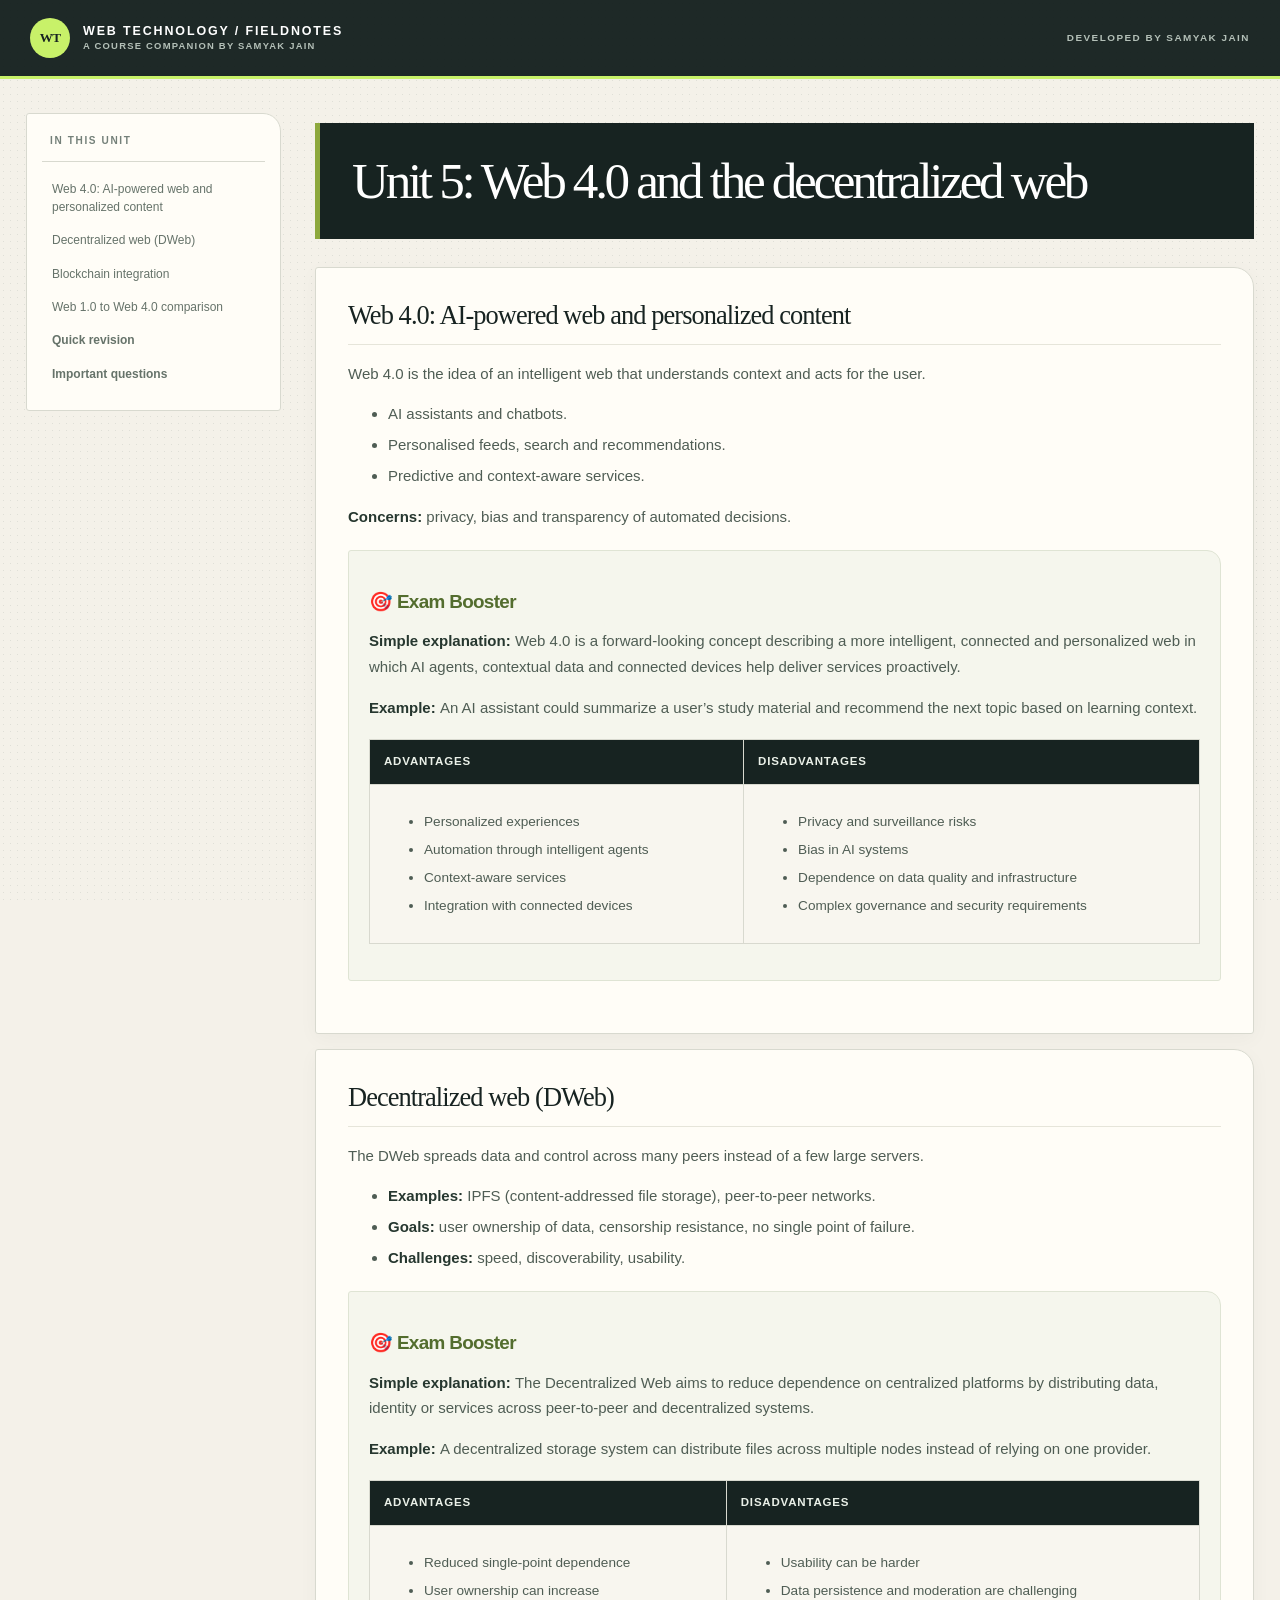
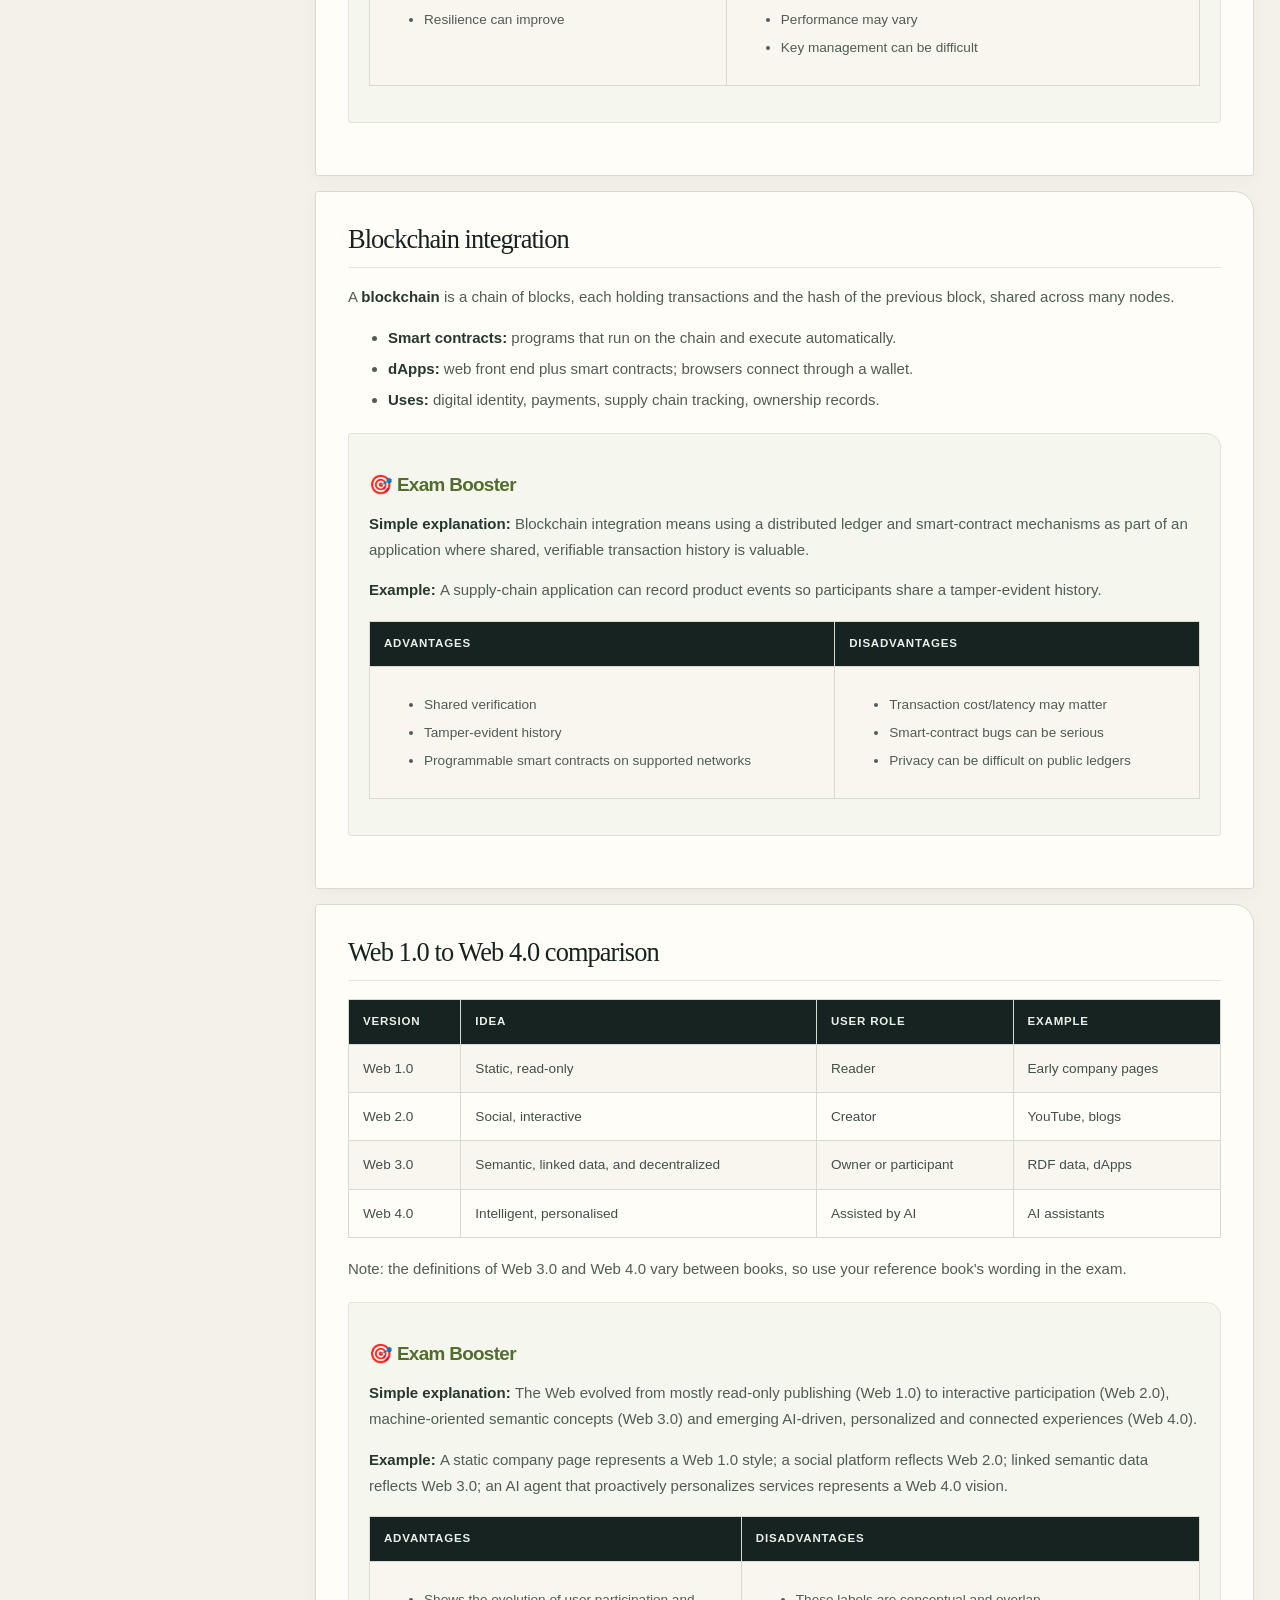
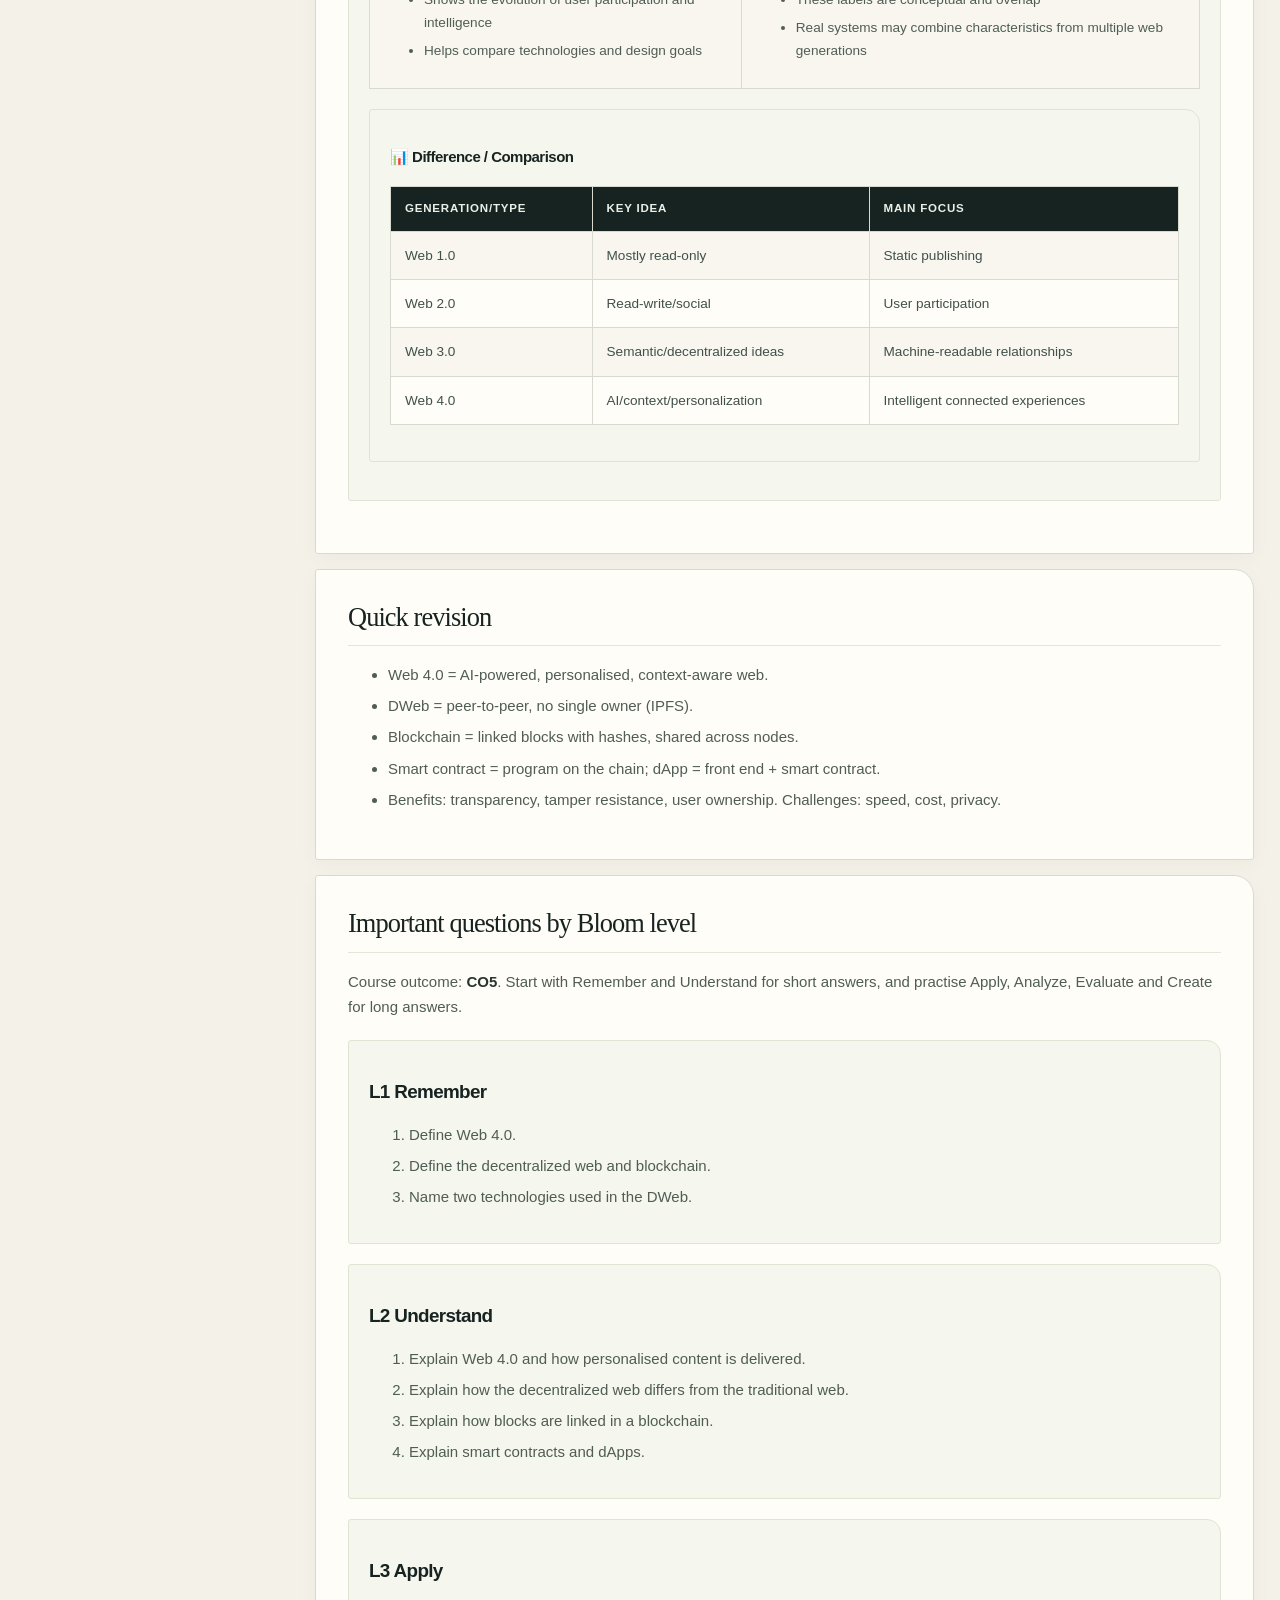
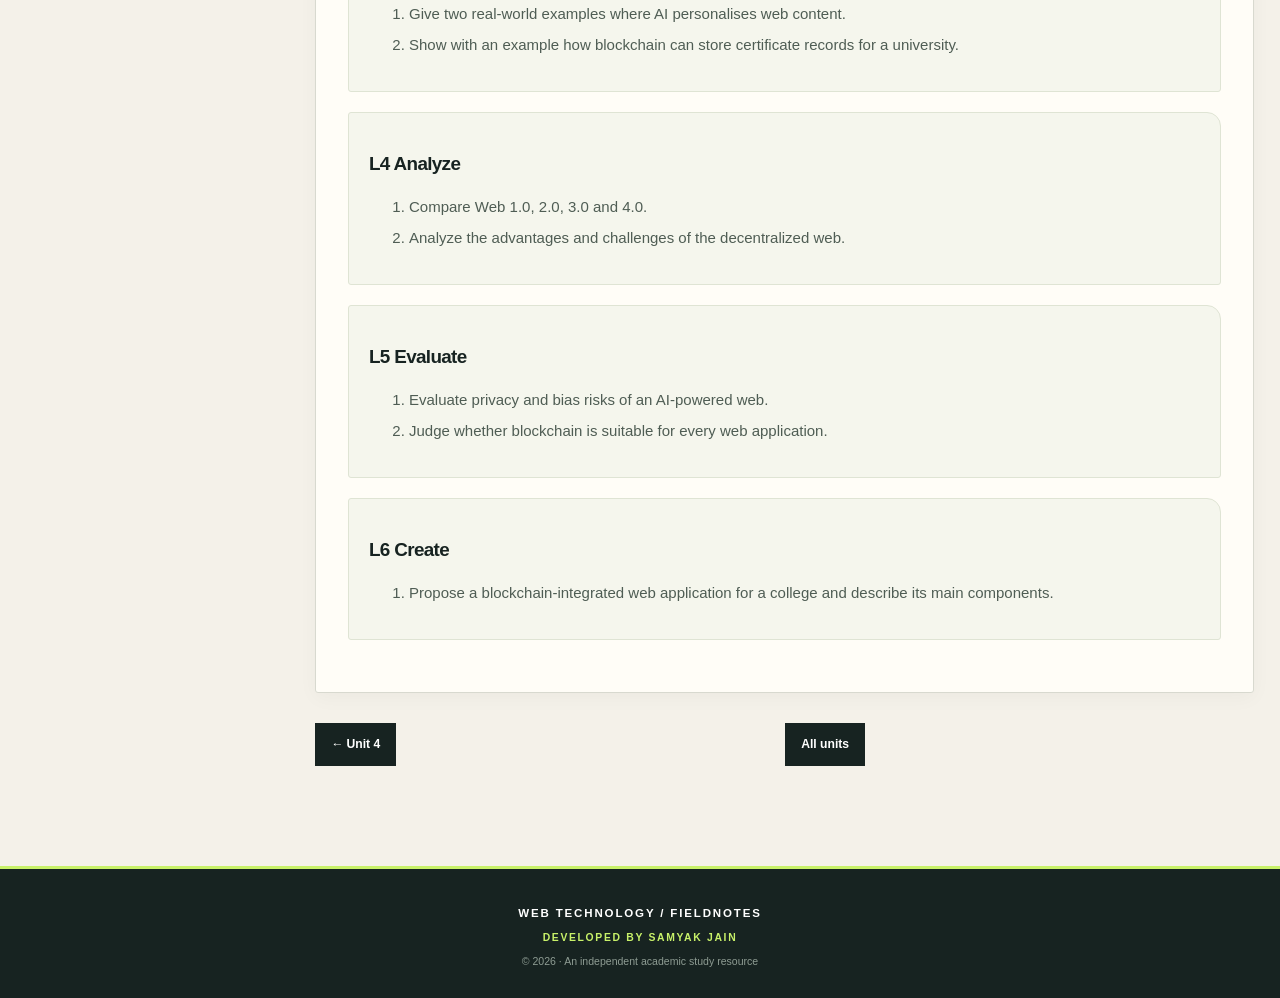
<file: unit5.html>
<!DOCTYPE html>

<html lang="en">
<head>
<meta charset="utf-8"/>
<meta content="width=device-width, initial-scale=1" name="viewport"/>
<title>Unit 5 - Web Technology</title>
<link href="style.css" rel="stylesheet"/>
</head>
<body>
<header class="top">
  <div class="top-inner">
    <a class="brand" href="index.html" aria-label="Web Technology Notes home">
      <span class="brand-mark">WT</span>
      <span class="brand-copy">
        <span class="brand-name">WEB TECHNOLOGY / FIELDNOTES</span>
        <span class="brand-subtitle">A COURSE COMPANION BY SAMYAK JAIN</span>
      </span>
    </a>
    <span class="top-credit">DEVELOPED BY SAMYAK JAIN</span>
  </div>
</header>
<div class="layout"><aside class="toc"><p class="toc-title">In this unit</p><ul><li><a href="#web-4-0--ai-powered-web-and-personalized-content">Web 4.0: AI-powered web and personalized content</a></li><li><a href="#decentralized-web--dweb">Decentralized web (DWeb)</a></li><li><a href="#blockchain-integration">Blockchain integration</a></li><li><a href="#web-1-0-to-web-4-0-comparison">Web 1.0 to Web 4.0 comparison</a></li><li><a href="#quick-revision"><b>Quick revision</b></a></li><li><a href="#important-questions"><b>Important questions</b></a></li></ul></aside><main><h1>Unit 5: Web 4.0 and the decentralized web</h1><section id="web-4-0--ai-powered-web-and-personalized-content"><h2>Web 4.0: AI-powered web and personalized content</h2>
<p>Web 4.0 is the idea of an intelligent web that understands context and acts for the user.</p>
<ul>
<li>AI assistants and chatbots.</li>
<li>Personalised feeds, search and recommendations.</li>
<li>Predictive and context-aware services.</li>
</ul>
<p><b>Concerns:</b> privacy, bias and transparency of automated decisions.</p><div class="exam-booster"><h3>🎯 Exam Booster</h3><p><strong>Simple explanation: </strong>Web 4.0 is a forward-looking concept describing a more intelligent, connected and personalized web in which AI agents, contextual data and connected devices help deliver services proactively.</p><p><strong>Example: </strong>An AI assistant could summarize a user’s study material and recommend the next topic based on learning context.</p><table><tr><th>Advantages</th><th>Disadvantages</th></tr><tr><td><ul><li>Personalized experiences</li><li>Automation through intelligent agents</li><li>Context-aware services</li><li>Integration with connected devices</li></ul></td><td><ul><li>Privacy and surveillance risks</li><li>Bias in AI systems</li><li>Dependence on data quality and infrastructure</li><li>Complex governance and security requirements</li></ul></td></tr></table></div></section><section id="decentralized-web--dweb"><h2>Decentralized web (DWeb)</h2>
<p>The DWeb spreads data and control across many peers instead of a few large servers.</p>
<ul>
<li><b>Examples:</b> IPFS (content-addressed file storage), peer-to-peer networks.</li>
<li><b>Goals:</b> user ownership of data, censorship resistance, no single point of failure.</li>
<li><b>Challenges:</b> speed, discoverability, usability.</li>
</ul><div class="exam-booster"><h3>🎯 Exam Booster</h3><p><strong>Simple explanation: </strong>The Decentralized Web aims to reduce dependence on centralized platforms by distributing data, identity or services across peer-to-peer and decentralized systems.</p><p><strong>Example: </strong>A decentralized storage system can distribute files across multiple nodes instead of relying on one provider.</p><table><tr><th>Advantages</th><th>Disadvantages</th></tr><tr><td><ul><li>Reduced single-point dependence</li><li>User ownership can increase</li><li>Resilience can improve</li></ul></td><td><ul><li>Usability can be harder</li><li>Data persistence and moderation are challenging</li><li>Performance may vary</li><li>Key management can be difficult</li></ul></td></tr></table></div></section><section id="blockchain-integration"><h2>Blockchain integration</h2>
<p>A <b>blockchain</b> is a chain of blocks, each holding transactions and the hash of the previous block, shared across many nodes.</p>
<ul>
<li><b>Smart contracts:</b> programs that run on the chain and execute automatically.</li>
<li><b>dApps:</b> web front end plus smart contracts; browsers connect through a wallet.</li>
<li><b>Uses:</b> digital identity, payments, supply chain tracking, ownership records.</li>
</ul><div class="exam-booster"><h3>🎯 Exam Booster</h3><p><strong>Simple explanation: </strong>Blockchain integration means using a distributed ledger and smart-contract mechanisms as part of an application where shared, verifiable transaction history is valuable.</p><p><strong>Example: </strong>A supply-chain application can record product events so participants share a tamper-evident history.</p><table><tr><th>Advantages</th><th>Disadvantages</th></tr><tr><td><ul><li>Shared verification</li><li>Tamper-evident history</li><li>Programmable smart contracts on supported networks</li></ul></td><td><ul><li>Transaction cost/latency may matter</li><li>Smart-contract bugs can be serious</li><li>Privacy can be difficult on public ledgers</li></ul></td></tr></table></div></section><section id="web-1-0-to-web-4-0-comparison"><h2>Web 1.0 to Web 4.0 comparison</h2>
<table>
<tr><th>Version</th><th>Idea</th><th>User role</th><th>Example</th></tr>
<tr><td>Web 1.0</td><td>Static, read-only</td><td>Reader</td><td>Early company pages</td></tr>
<tr><td>Web 2.0</td><td>Social, interactive</td><td>Creator</td><td>YouTube, blogs</td></tr>
<tr><td>Web 3.0</td><td>Semantic, linked data, and decentralized</td><td>Owner or participant</td><td>RDF data, dApps</td></tr>
<tr><td>Web 4.0</td><td>Intelligent, personalised</td><td>Assisted by AI</td><td>AI assistants</td></tr>
</table>
<p>Note: the definitions of Web 3.0 and Web 4.0 vary between books, so use your reference book's wording in the exam.</p><div class="exam-booster"><h3>🎯 Exam Booster</h3><p><strong>Simple explanation: </strong>The Web evolved from mostly read-only publishing (Web 1.0) to interactive participation (Web 2.0), machine-oriented semantic concepts (Web 3.0) and emerging AI-driven, personalized and connected experiences (Web 4.0).</p><p><strong>Example: </strong>A static company page represents a Web 1.0 style; a social platform reflects Web 2.0; linked semantic data reflects Web 3.0; an AI agent that proactively personalizes services represents a Web 4.0 vision.</p><table><tr><th>Advantages</th><th>Disadvantages</th></tr><tr><td><ul><li>Shows the evolution of user participation and intelligence</li><li>Helps compare technologies and design goals</li></ul></td><td><ul><li>These labels are conceptual and overlap</li><li>Real systems may combine characteristics from multiple web generations</li></ul></td></tr></table><div class="difference-box"><h4>📊 Difference / Comparison</h4><table><tr><th>Generation/Type</th><th>Key idea</th><th>Main focus</th></tr><tr><td>Web 1.0</td><td>Mostly read-only</td><td>Static publishing</td></tr><tr><td>Web 2.0</td><td>Read-write/social</td><td>User participation</td></tr><tr><td>Web 3.0</td><td>Semantic/decentralized ideas</td><td>Machine-readable relationships</td></tr><tr><td>Web 4.0</td><td>AI/context/personalization</td><td>Intelligent connected experiences</td></tr></table></div></div></section><section id="quick-revision"><h2>Quick revision</h2><ul><li>Web 4.0 = AI-powered, personalised, context-aware web.</li><li>DWeb = peer-to-peer, no single owner (IPFS).</li><li>Blockchain = linked blocks with hashes, shared across nodes.</li><li>Smart contract = program on the chain; dApp = front end + smart contract.</li><li>Benefits: transparency, tamper resistance, user ownership. Challenges: speed, cost, privacy.</li></ul></section><section id="important-questions"><h2>Important questions by Bloom level</h2><p class="note">Course outcome: <b>CO5</b>. Start with Remember and Understand for short answers, and practise Apply, Analyze, Evaluate and Create for long answers.</p><div class="bloom"><h3><span class="tag">L1</span> Remember</h3><ol><li>Define Web 4.0.</li><li>Define the decentralized web and blockchain.</li><li>Name two technologies used in the DWeb.</li></ol></div><div class="bloom"><h3><span class="tag">L2</span> Understand</h3><ol><li>Explain Web 4.0 and how personalised content is delivered.</li><li>Explain how the decentralized web differs from the traditional web.</li><li>Explain how blocks are linked in a blockchain.</li><li>Explain smart contracts and dApps.</li></ol></div><div class="bloom"><h3><span class="tag">L3</span> Apply</h3><ol><li>Give two real-world examples where AI personalises web content.</li><li>Show with an example how blockchain can store certificate records for a university.</li></ol></div><div class="bloom"><h3><span class="tag">L4</span> Analyze</h3><ol><li>Compare Web 1.0, 2.0, 3.0 and 4.0.</li><li>Analyze the advantages and challenges of the decentralized web.</li></ol></div><div class="bloom"><h3><span class="tag">L5</span> Evaluate</h3><ol><li>Evaluate privacy and bias risks of an AI-powered web.</li><li>Judge whether blockchain is suitable for every web application.</li></ol></div><div class="bloom"><h3><span class="tag">L6</span> Create</h3><ol><li>Propose a blockchain-integrated web application for a college and describe its main components.</li></ol></div></section><nav class="pager"><a href="unit4.html">← Unit 4</a><a href="index.html">All units</a><span></span></nav></main></div>
<footer class="foot">
  <strong>WEB TECHNOLOGY / FIELDNOTES</strong>
  <span>DEVELOPED BY SAMYAK JAIN</span>
  <small>© 2026 · An independent academic study resource</small>
</footer>
</body>
</html>
</file>
<file: style.css>
/* FIELDNOTES — an original editorial interface for Web Technology */
:root {
  color-scheme: light;
  --paper: #f4f1e9;
  --paper-deep: #eae5d9;
  --ink: #172321;
  --ink-soft: #40504b;
  --muted: #748079;
  --line: #d8d9cf;
  --panel: #fffdf7;
  --green: #c8f169;
  --green-deep: #8da83d;
  --orange: #ed704b;
  --shadow: 0 18px 50px rgba(26,42,35,.08);
  --serif: Georgia, "Times New Roman", serif;
}
* { box-sizing:border-box; }
html { scroll-behavior:smooth; scroll-padding-top:100px; }
body {
  margin:0; min-height:100vh; background:var(--paper); color:var(--ink);
  font-family: "Avenir Next", Avenir, Inter, -apple-system, BlinkMacSystemFont, "Segoe UI", sans-serif;
  font-size:15px; line-height:1.72; -webkit-font-smoothing:antialiased;
}
body:before { content:""; position:fixed; inset:0; z-index:-1; pointer-events:none; opacity:.14;
  background-image:radial-gradient(#64756b .55px,transparent .55px); background-size:7px 7px; }
::selection { background:var(--green); color:var(--ink); }
a { color:#355d4b; text-underline-offset:4px; }
a:hover { color:#172321; }
img { max-width:100%; }
.top { position:sticky; top:0; z-index:50; padding:0 30px; background:rgba(23,35,33,.97); color:#fff; border-bottom:3px solid var(--green); }
.top-inner { width:min(1220px,100%); min-height:76px; margin:auto; display:flex; align-items:center; justify-content:space-between; gap:20px; }
.brand { display:flex; align-items:center; gap:13px; color:#fff; text-decoration:none; }
.brand-mark { width:40px; height:40px; display:grid; place-items:center; border-radius:50%; color:var(--ink); background:var(--green); font-family:var(--serif); font-weight:800; font-size:.82rem; letter-spacing:-.05em; box-shadow:none; }
.brand-copy { display:flex; flex-direction:column; gap:2px; line-height:1.15; }
.brand-name { color:#fff; font-size:.78rem; font-weight:800; letter-spacing:.15em; }
.brand-subtitle { color:#b4c0b8; font-size:.59rem; font-weight:650; letter-spacing:.13em; }
.top-credit { color:#b4c0b8; font-size:.62rem; font-weight:700; letter-spacing:.15em; }
h1,h2,h3,h4 { color:var(--ink); line-height:1.18; letter-spacing:-.035em; }
h1 { font-family:var(--serif); font-size:clamp(2.8rem,7vw,6.3rem); font-weight:500; letter-spacing:-.065em; }
h2 { font-family:var(--serif); font-size:clamp(1.8rem,3.5vw,2.8rem); font-weight:500; }
h3 { font-size:1.18rem; font-weight:750; }
p { color:var(--ink-soft); }
.solo { width:min(1220px,calc(100% - 52px)); margin:auto; padding:44px 0 70px; }
.hero {
  position:relative; min-height:440px; overflow:hidden; display:flex; flex-direction:column; justify-content:center;
  margin:0 0 74px; padding:clamp(34px,7vw,92px); border-radius:4px 4px 90px 4px;
  background:var(--ink); color:#fff; box-shadow:var(--shadow);
}
.hero:before { content:""; position:absolute; width:490px; height:490px; right:-110px; top:-115px; border:1px solid rgba(200,241,105,.38); border-radius:50%; box-shadow:0 0 0 38px rgba(200,241,105,.035),0 0 0 78px rgba(200,241,105,.025),0 0 0 118px rgba(200,241,105,.018); }
.hero:after { content:"W"; position:absolute; right:8%; bottom:-.42em; color:rgba(200,241,105,.08); font-family:var(--serif); font-size:clamp(18rem,35vw,33rem); line-height:1; pointer-events:none; }
.hero > * { position:relative; z-index:1; }
.hero .badge { display:inline-flex; align-items:center; gap:9px; color:var(--green); font-size:.68rem; font-weight:800; letter-spacing:.19em; }
.hero .badge:before { content:""; width:25px; height:2px; background:var(--green); }
.hero h1 { max-width:760px; margin:23px 0 16px; color:#fff; }
.hero .lead { max-width:610px; margin:0; color:#c5d0c8; font-size:clamp(1rem,1.7vw,1.2rem); }
.hero-author { margin-top:22px; color:var(--green); font-size:.72rem; font-weight:750; letter-spacing:.15em; text-transform:uppercase; }
.hero-info { display:flex; flex-wrap:wrap; gap:9px; margin-top:34px; }
.hero-info span { padding:7px 11px; border:1px solid rgba(255,255,255,.2); color:#e3e9e3; background:rgba(255,255,255,.04); font-size:.7rem; letter-spacing:.04em; }
.section-heading { display:flex; align-items:end; justify-content:space-between; gap:25px; margin:0 0 25px; padding-bottom:18px; border-bottom:1px solid var(--line); }
.section-heading h2 { margin:7px 0 5px; }
.section-heading p { max-width:610px; margin:0; color:var(--muted); font-size:.9rem; }
.mini-label,.bloom-label { color:#6d8735; font-size:.65rem; font-weight:850; letter-spacing:.19em; }
.unit-grid { display:grid; grid-template-columns:repeat(2,minmax(0,1fr)); gap:18px; }
.unit-card { display:grid; grid-template-columns: minmax(135px, .72fr) 1.28fr; overflow:hidden; min-height:265px; border:1px solid var(--line); border-radius:3px 24px 3px 3px; background:var(--panel); box-shadow:0 5px 22px rgba(26,42,35,.035); transition:transform .22s ease,box-shadow .22s ease,border-color .22s ease; }
.unit-card:hover { transform:translateY(-4px); border-color:#aab99a; box-shadow:var(--shadow); }
.unit-image { position:relative; min-height:100%; overflow:hidden; background:#d9ded2; }
.unit-image img { width:100%; height:100%; position:absolute; inset:0; object-fit:cover; filter:saturate(.72); transition:transform .4s ease,filter .4s ease; }
.unit-card:hover .unit-image img { transform:scale(1.045); filter:saturate(.95); }
.unit-image:after { content:""; position:absolute; inset:0; background:linear-gradient(0deg,rgba(23,35,33,.45),transparent 65%); }
.unit-number { position:absolute; z-index:2; left:14px; bottom:14px; color:#fff; font-family:var(--serif); font-size:1.35rem; letter-spacing:-.04em; }
.unit-content { display:flex; flex-direction:column; align-items:flex-start; padding:22px 22px 20px; }
.unit-label { color:#718b3a; font-size:.61rem; font-weight:850; letter-spacing:.14em; }
.unit-content h3 { margin:8px 0 8px; font-family:var(--serif); font-size:1.35rem; font-weight:500; line-height:1.2; }
.unit-content p { margin:0; color:#68746c; font-size:.81rem; line-height:1.6; }
.unit-stats { display:flex; flex-wrap:wrap; gap:7px; margin-top:13px; }
.unit-stats span { color:#69756d; font-size:.66rem; font-weight:650; }
.unit-stats span + span:before { content:"·"; margin-right:7px; color:var(--orange); }
.topic-preview { display:flex; flex-wrap:wrap; gap:5px; margin-top:12px; }
.topic-preview span { padding:3px 7px; border:1px solid #e4e5db; color:#637067; background:#f7f6ef; font-size:.62rem; }
.unit-button { display:flex; align-items:center; justify-content:space-between; gap:14px; width:100%; margin-top:auto; padding:10px 0 0; border:0; border-top:1px solid var(--line); color:var(--ink); background:transparent; font-size:.73rem; font-weight:800; letter-spacing:.04em; }
.unit-button span { color:#718b3a; font-size:1.1rem; transition:transform .2s ease; }
.unit-button:hover { color:#718b3a; }
.unit-button:hover span { transform:translateX(4px); }
.study-features { display:grid; grid-template-columns:repeat(4,minmax(0,1fr)); gap:12px; margin:34px 0 72px; }
.feature-card { padding:20px; border-top:2px solid var(--green-deep); background:rgba(255,253,247,.7); }
.feature-icon { width:34px; height:34px; display:grid; place-items:center; margin-bottom:14px; border-radius:50%; color:var(--ink); background:var(--green); font-size:1rem; }
.feature-card h3 { margin:0 0 6px; font-size:.92rem; }
.feature-card p { margin:0; color:var(--muted); font-size:.77rem; }
.bloom-section { margin-top:50px; padding:clamp(22px,4vw,42px); border:1px solid var(--line); background:var(--panel); }
.bloom-header { margin-bottom:22px; }
.bloom-header h2 { margin:7px 0; }
.bloom-header p { max-width:660px; color:var(--muted); }
.bloom-table-wrap { overflow-x:auto; border:1px solid var(--line); }
table { width:100%; border-collapse:collapse; margin:18px 0; font-size:.85rem; }
th,td { padding:12px 14px; border:1px solid var(--line); text-align:left; vertical-align:top; }
th { color:#eaf0e8; background:var(--ink); font-size:.72rem; letter-spacing:.07em; text-transform:uppercase; }
td { color:var(--ink-soft); background:#fffdf7; }
tr:nth-child(even) td { background:#f8f6ef; }
.bloom-badge { display:inline-flex; align-items:center; gap:8px; color:#344c36; }
.bloom-badge strong { display:grid; width:28px; height:28px; place-items:center; border-radius:50%; background:var(--green); }
.question-words { display:flex; flex-wrap:wrap; gap:5px; }
.question-words span { padding:3px 7px; color:#68746c; background:#eeeee5; font-size:.7rem; }
.bloom-tip { display:flex; gap:14px; align-items:flex-start; margin-top:18px; padding:17px; border-left:3px solid var(--orange); background:#f8f1e9; }
.bloom-tip p { margin:4px 0 0; color:#657168; font-size:.84rem; }
.foot { margin-top:40px; padding:35px 20px 28px; display:flex; flex-direction:column; align-items:center; gap:5px; background:var(--ink); border-top:3px solid var(--green); color:#c5d0c8; text-align:center; }
.foot strong { color:#fff; font-size:.72rem; letter-spacing:.16em; }
.foot span { color:var(--green); font-size:.65rem; font-weight:750; letter-spacing:.16em; }
.foot small { color:#8e9c93; font-size:.66rem; }
.layout { width:min(1280px,calc(100% - 52px)); margin:34px auto 70px; display:grid; grid-template-columns:255px minmax(0,1fr); gap:34px; align-items:start; }
.layout main { min-width:0; }
.layout main > h1 { margin:10px 0 28px; padding:28px 32px; border-left:5px solid var(--green-deep); background:var(--ink); color:#fff; font-family:var(--serif); font-size:clamp(2rem,4vw,3.35rem); font-weight:500; }
.toc { position:sticky; top:100px; max-height:calc(100vh - 120px); overflow:auto; padding:18px 15px; border:1px solid var(--line); border-radius:3px 18px 3px 3px; background:var(--panel); }
.toc-title { margin:0 0 12px; padding:0 8px 12px; border-bottom:1px solid var(--line); color:#748079; font-size:.63rem; font-weight:850; letter-spacing:.16em; text-transform:uppercase; }
.toc ul { list-style:none; margin:0; padding:0; }
.toc li { margin:2px 0; }
.toc a { display:block; padding:7px 8px; border-left:2px solid transparent; color:#66736a; font-size:.75rem; line-height:1.45; text-decoration:none; }
.toc a:hover { border-left-color:var(--green-deep); color:var(--ink); background:#f3f3e9; }
.layout main section { margin:15px 0; padding:clamp(20px,3vw,32px); border:1px solid var(--line); border-radius:3px 20px 3px 3px; background:var(--panel); box-shadow:0 5px 20px rgba(26,42,35,.035); }
.layout main section h2 { margin:0 0 16px; padding-bottom:12px; border-bottom:1px solid #e6e5da; font-family:var(--serif); font-size:1.65rem; font-weight:500; }
.layout main section h3 { margin-top:22px; }
.layout main p,.layout main li { color:#4f5d54; }
.layout main li { margin:.35em 0; }
.layout main strong,.layout main b { color:#26372f; }
.exam-booster,.topic-intro,.key-points,.memory-trick,.real-example,.difference-box,.bloom { margin:20px 0; padding:18px 20px; border:1px solid #dfe4d4; border-radius:3px 14px 3px 3px; background:#f5f6ed; color:#3f4b42; }
.exam-booster h3,.topic-intro-title { margin:0 0 8px; color:#536d2e; }
.exam-booster p,.topic-intro p,.memory-trick p,.real-example p { color:#58675d; }
.real-example { border-left:3px solid var(--orange); background:#fbf2ec; }
.memory-trick { background:#f3f5e9; }
.memory-trick h3 { color:#637c35; }
.flow-diagram { display:flex; align-items:center; justify-content:center; flex-wrap:wrap; gap:10px; margin:24px 0; }
.flow-box { min-width:135px; padding:14px; text-align:center; border:1px solid #d7ddcf; border-radius:3px 12px 3px 3px; background:#f6f7ef; color:var(--ink); font-weight:750; box-shadow:none; }
.flow-box small { display:block; margin-top:4px; color:var(--muted); font-weight:500; }
.flow-arrow { color:#78913f; font-size:1.4rem; font-weight:900; }
.pros-cons { display:grid; grid-template-columns:1fr 1fr; gap:13px; margin:22px 0; }
.pros,.cons { padding:18px; border:1px solid var(--line); border-radius:3px 13px 3px 3px; }
.pros { background:#f1f5e9; }
.cons { background:#fbf0e9; }
.pros h3,.cons h3 { margin-top:0; }
.topic-visual { overflow:hidden; margin:22px 0; border:1px solid var(--line); border-radius:3px 16px 3px 3px; background:var(--panel); }
.topic-visual img { width:100%; max-height:330px; display:block; object-fit:cover; }
.topic-caption { padding:12px 16px; border-top:1px solid var(--line); color:var(--muted); font-size:.82rem; }
.topic-tags { display:flex; flex-wrap:wrap; gap:7px; margin:17px 0; }
.topic-tag { padding:5px 9px; border:1px solid var(--line); color:#5c6b60; background:#f8f7f0; font-size:.7rem; font-weight:700; }
.pager { display:flex; align-items:center; justify-content:space-between; flex-wrap:wrap; gap:10px; margin:30px 0; }
.pager a { display:inline-flex; justify-content:center; padding:10px 15px; border:1px solid var(--ink); color:#fff; background:var(--ink); font-size:.76rem; font-weight:750; text-decoration:none; }
.pager a:hover { color:var(--ink); background:var(--green); border-color:var(--green); }
.crumbs { width:min(1220px,calc(100% - 52px)); margin:20px auto; color:var(--muted); font-size:.82rem; }
.crumbs a { color:#536d2e; }
.crumbs span:last-child { color:var(--ink); font-weight:700; }
pre { overflow-x:auto; padding:18px; border:1px solid #dfe2d7; border-radius:3px 12px 3px 3px; background:#f0f1e9; color:#29382f; font-size:.84rem; line-height:1.65; }
code { color:#49682b; font-family:ui-monospace,SFMono-Regular,Menlo,Consolas,monospace; }
:focus-visible { outline:3px solid var(--orange); outline-offset:3px; }
@media(max-width:980px) {
  .unit-grid { grid-template-columns:1fr; }
  .study-features { grid-template-columns:repeat(2,minmax(0,1fr)); }
  .layout { grid-template-columns:1fr; gap:18px; }
  .toc { position:relative; top:auto; max-height:none; }
  .toc ul { display:grid; grid-template-columns:repeat(2,minmax(0,1fr)); gap:2px 8px; }
}
@media(max-width:620px) {
  .top { padding:0 15px; }
  .top-inner { min-height:66px; }
  .top-credit { display:none; }
  .brand-name { font-size:.68rem; }
  .brand-subtitle { font-size:.53rem; }
  .solo,.layout { width:calc(100% - 28px); }
  .solo { padding-top:20px; }
  .hero { min-height:390px; margin-bottom:48px; padding:30px 23px; border-radius:3px 3px 55px 3px; }
  .hero:before { width:270px; height:270px; right:-145px; top:-40px; }
  .hero:after { right:-4%; font-size:17rem; }
  .hero h1 { font-size:3rem; }
  .section-heading { display:block; }
  .unit-card { grid-template-columns:105px minmax(0,1fr); min-height:240px; }
  .unit-content { padding:16px 14px; }
  .unit-content h3 { font-size:1.12rem; }
  .unit-content p { font-size:.74rem; }
  .unit-image { min-height:100%; }
  .unit-number { left:9px; bottom:10px; font-size:1rem; }
  .topic-preview { display:none; }
  .study-features,.pros-cons { grid-template-columns:1fr; }
  .layout main > h1 { padding:22px 19px; }
  .layout main section { padding:20px 16px; }
  .toc ul { grid-template-columns:1fr; }
  table { min-width:560px; }
  .bloom-table-wrap table { min-width:680px; }
}
@media(prefers-reduced-motion:reduce) { *,*::before,*::after { scroll-behavior:auto!important; transition:none!important; } }
</file>
